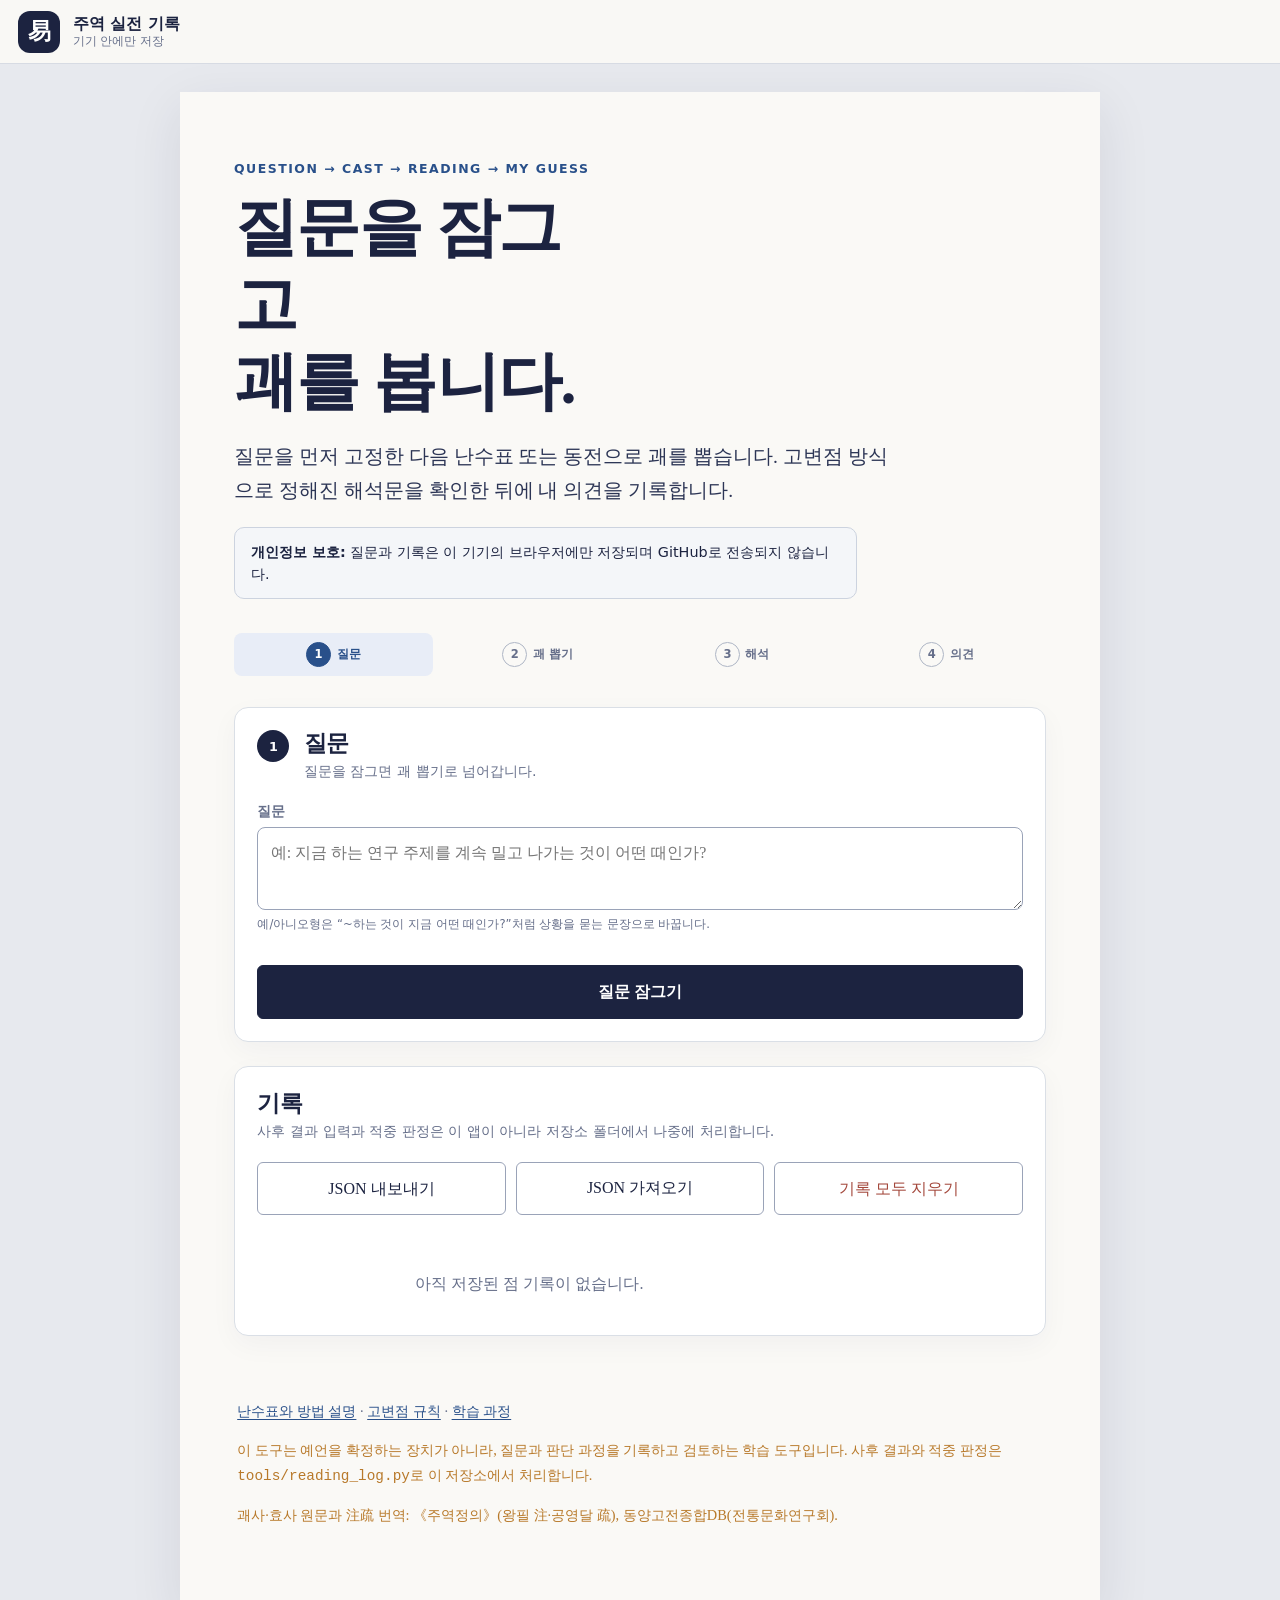
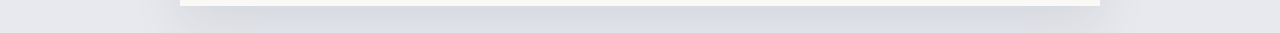
<file: index.html>
<!doctype html>
<html lang="ko">
<head>
  <meta charset="utf-8">
  <meta name="viewport" content="width=device-width,initial-scale=1,viewport-fit=cover">
  <meta name="theme-color" content="#1c2340">
  <meta name="description" content="질문과 예상 결과를 먼저 잠그고, 난수표 시초법으로 괘를 뽑아 기록하는 주역 웹앱">
  <title>주역 — 질문부터 결과까지</title>
  <link rel="manifest" href="manifest.webmanifest">
  <link rel="icon" href="assets/app-icon.svg" type="image/svg+xml">
  <link rel="apple-touch-icon" href="assets/app-icon-192.png">
  <link rel="stylesheet" href="assets/course.css">
  <link rel="stylesheet" href="assets/webapp.css">
</head>
<body>
<header class="app-bar">
  <a class="brand" href="./" aria-label="주역 웹앱 처음으로">易</a>
  <div>
    <strong>주역 실전 기록</strong>
    <span data-network>기기 안에만 저장</span>
  </div>
  <button class="quiet" type="button" data-install hidden>앱 설치</button>
</header>

<main class="app-shell">
  <section class="hero">
    <p class="eyebrow">Question → Cast → Reading → My Guess</p>
    <h1>질문을 잠그고<br>괘를 봅니다.</h1>
    <p class="lede">질문을 먼저 고정한 다음 난수표 또는 동전으로 괘를 뽑습니다. 고변점 방식으로 정해진 해석문을 확인한 뒤에 내 의견을 기록합니다.</p>
    <div class="privacy-note"><b>개인정보 보호:</b> 질문과 기록은 이 기기의 브라우저에만 저장되며 GitHub로 전송되지 않습니다.</div>
  </section>

  <nav class="progress" aria-label="진행 단계">
    <span class="active" data-progress="1"><b>1</b> 질문</span>
    <span data-progress="2"><b>2</b> 괘 뽑기</span>
    <span data-progress="3"><b>3</b> 해석</span>
    <span data-progress="4"><b>4</b> 의견</span>
  </nav>

  <section class="flow-card" data-stage="question">
    <div class="section-head">
      <span class="step-badge">1</span>
      <div><h2>질문</h2><p>질문을 잠그면 괘 뽑기로 넘어갑니다.</p></div>
    </div>
    <form class="app-form" data-question-form>
      <label>질문
        <textarea name="question" required placeholder="예: 지금 하는 연구 주제를 계속 밀고 나가는 것이 어떤 때인가?"></textarea>
        <small>예/아니오형은 “~하는 것이 지금 어떤 때인가?”처럼 상황을 묻는 문장으로 바꿉니다.</small>
      </label>
      <p class="form-error" data-question-error role="alert"></p>
      <button class="primary" type="submit">질문 잠그기</button>
    </form>
    <div class="locked-card" data-question-locked hidden></div>
  </section>

  <section class="flow-card" data-stage="cast" hidden>
    <div class="section-head">
      <span class="step-badge">2</span>
      <div><h2>괘 뽑기</h2><p>난수표 또는 동전으로 여섯 효를 정합니다.</p></div>
    </div>
    <div class="method-tabs" data-method-tabs>
      <button type="button" class="method-tab active" data-method="table">난수표</button>
      <button type="button" class="method-tab" data-method="coin">동전</button>
    </div>

    <div class="picker app-picker" data-app-picker>
      <div class="picker-dials">
        <div class="dial" data-dial="row"><span class="dial-label">행</span><b class="dial-num">--</b><span class="dial-range">1~40</span></div>
        <div class="dial" data-dial="col"><span class="dial-label">열</span><b class="dial-num">--</b><span class="dial-range">1~50</span></div>
      </div>
      <button class="picker-go primary" type="button" data-picker-go>시작</button>
      <p class="picker-hint" data-picker-hint>행을 멈춘 다음, 열을 멈춥니다.</p>
      <p class="form-error" data-picker-error role="alert"></p>
    </div>

    <div class="coin-picker" data-coin-picker hidden>
      <p class="picker-hint">동전 세 개를 직접 던져 나온 효값(6·7·8·9)을 초효부터 순서대로 고릅니다.</p>
      <div class="coin-rows" data-coin-rows></div>
      <button class="picker-go primary" type="button" data-coin-go disabled>괘 뽑기</button>
      <p class="form-error" data-coin-error role="alert"></p>
    </div>
  </section>

  <section class="flow-card result-card" data-stage="result" hidden>
    <div class="section-head">
      <span class="step-badge">3</span>
      <div><h2>괘와 읽을 문장</h2><p>고변점 방식으로 정해진 해석문입니다.</p></div>
    </div>
    <div data-cast-result></div>
    <div class="button-row">
      <button type="button" data-copy-packet>고변점 추출문(主) 복사</button>
    </div>
  </section>

  <section class="flow-card" data-stage="guess" hidden>
    <div class="section-head">
      <span class="step-badge">4</span>
      <div><h2>내 의견</h2><p>괘와 해석문을 본 뒤, 예상하는 결과를 적습니다.</p></div>
    </div>
    <form class="app-form" data-guess-form>
      <label>내 의견 (결과 예측)
        <textarea name="guess" required placeholder="이 괘와 해석문을 보고, 실제로 어떤 일이 일어날 것 같은가?"></textarea>
      </label>
      <p class="form-error" data-guess-error role="alert"></p>
      <button class="primary" type="submit">의견 기록</button>
    </form>
    <div class="locked-card" data-guess-locked hidden></div>
    <p class="save-status" data-save-status aria-live="polite"></p>
  </section>

  <section class="records-section" aria-labelledby="records-title">
    <div class="section-head records-head">
      <div><h2 id="records-title">기록</h2><p>사후 결과 입력과 적중 판정은 이 앱이 아니라 저장소 폴더에서 나중에 처리합니다.</p></div>
    </div>
    <div class="record-actions">
      <button type="button" data-export>JSON 내보내기</button>
      <label class="import-label">JSON 가져오기<input type="file" accept="application/json,.json" data-import></label>
      <button class="danger-text" type="button" data-clear-all>기록 모두 지우기</button>
    </div>
    <p class="save-status" data-export-status aria-live="polite"></p>
    <p class="empty-state" data-empty>아직 저장된 점 기록이 없습니다.</p>
    <div class="records" data-records></div>
  </section>

  <footer>
    <p><a href="reference/random-number-table.html">난수표와 방법 설명</a> · <a href="reference/reading-rules.html">고변점 규칙</a> · <a href="lessons/0001-cast-a-hexagram.html">학습 과정</a></p>
    <p class="src">이 도구는 예언을 확정하는 장치가 아니라, 질문과 판단 과정을 기록하고 검토하는 학습 도구입니다. 사후 결과와 적중 판정은 <code>tools/reading_log.py</code>로 이 저장소에서 처리합니다.</p>
    <p class="src">괘사·효사 원문과 注疏 번역: 《주역정의》(왕필 注·공영달 疏), 동양고전종합DB(전통문화연구회).</p>
  </footer>
</main>

<script src="assets/hex64.js"></script>
<script src="assets/hexagram.js"></script>
<script src="assets/db-links.js"></script>
<script src="assets/zhen-hui.js"></script>
<script src="assets/webapp.js"></script>
</body>
</html>
</file>
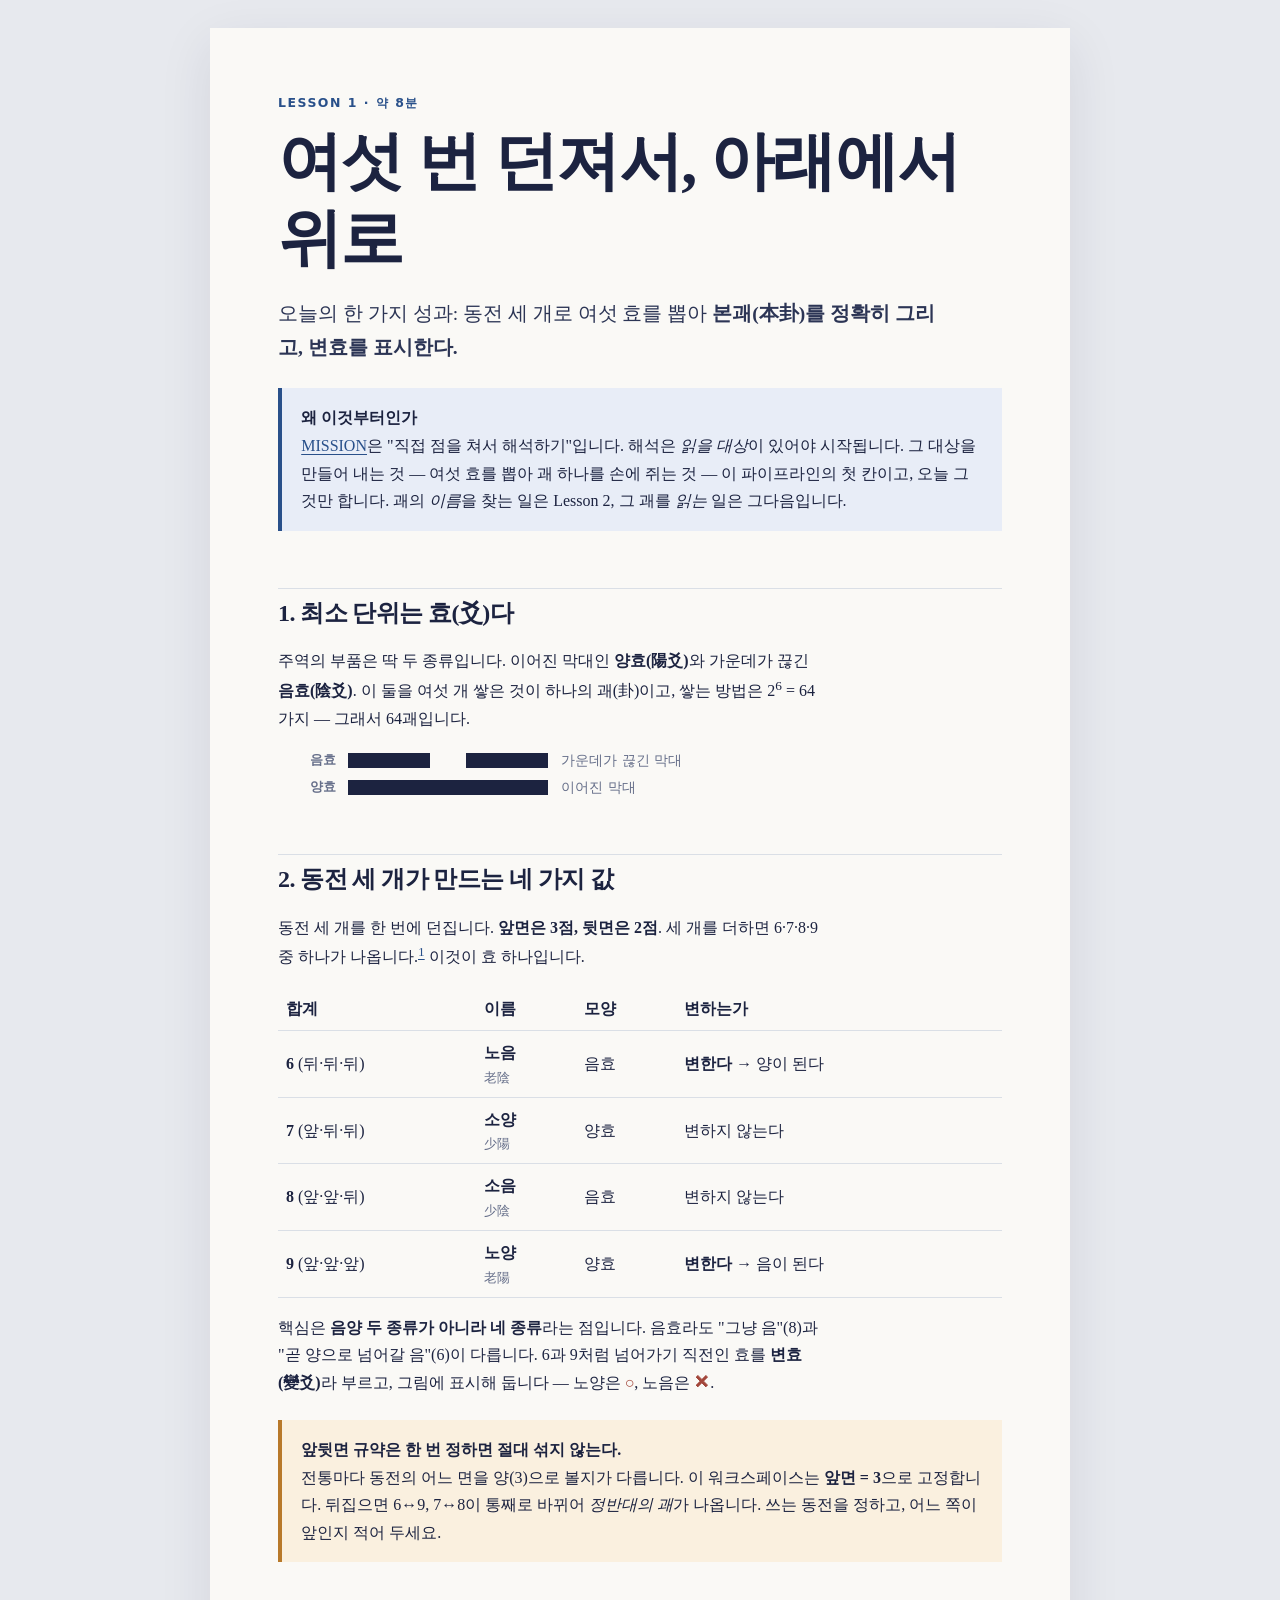
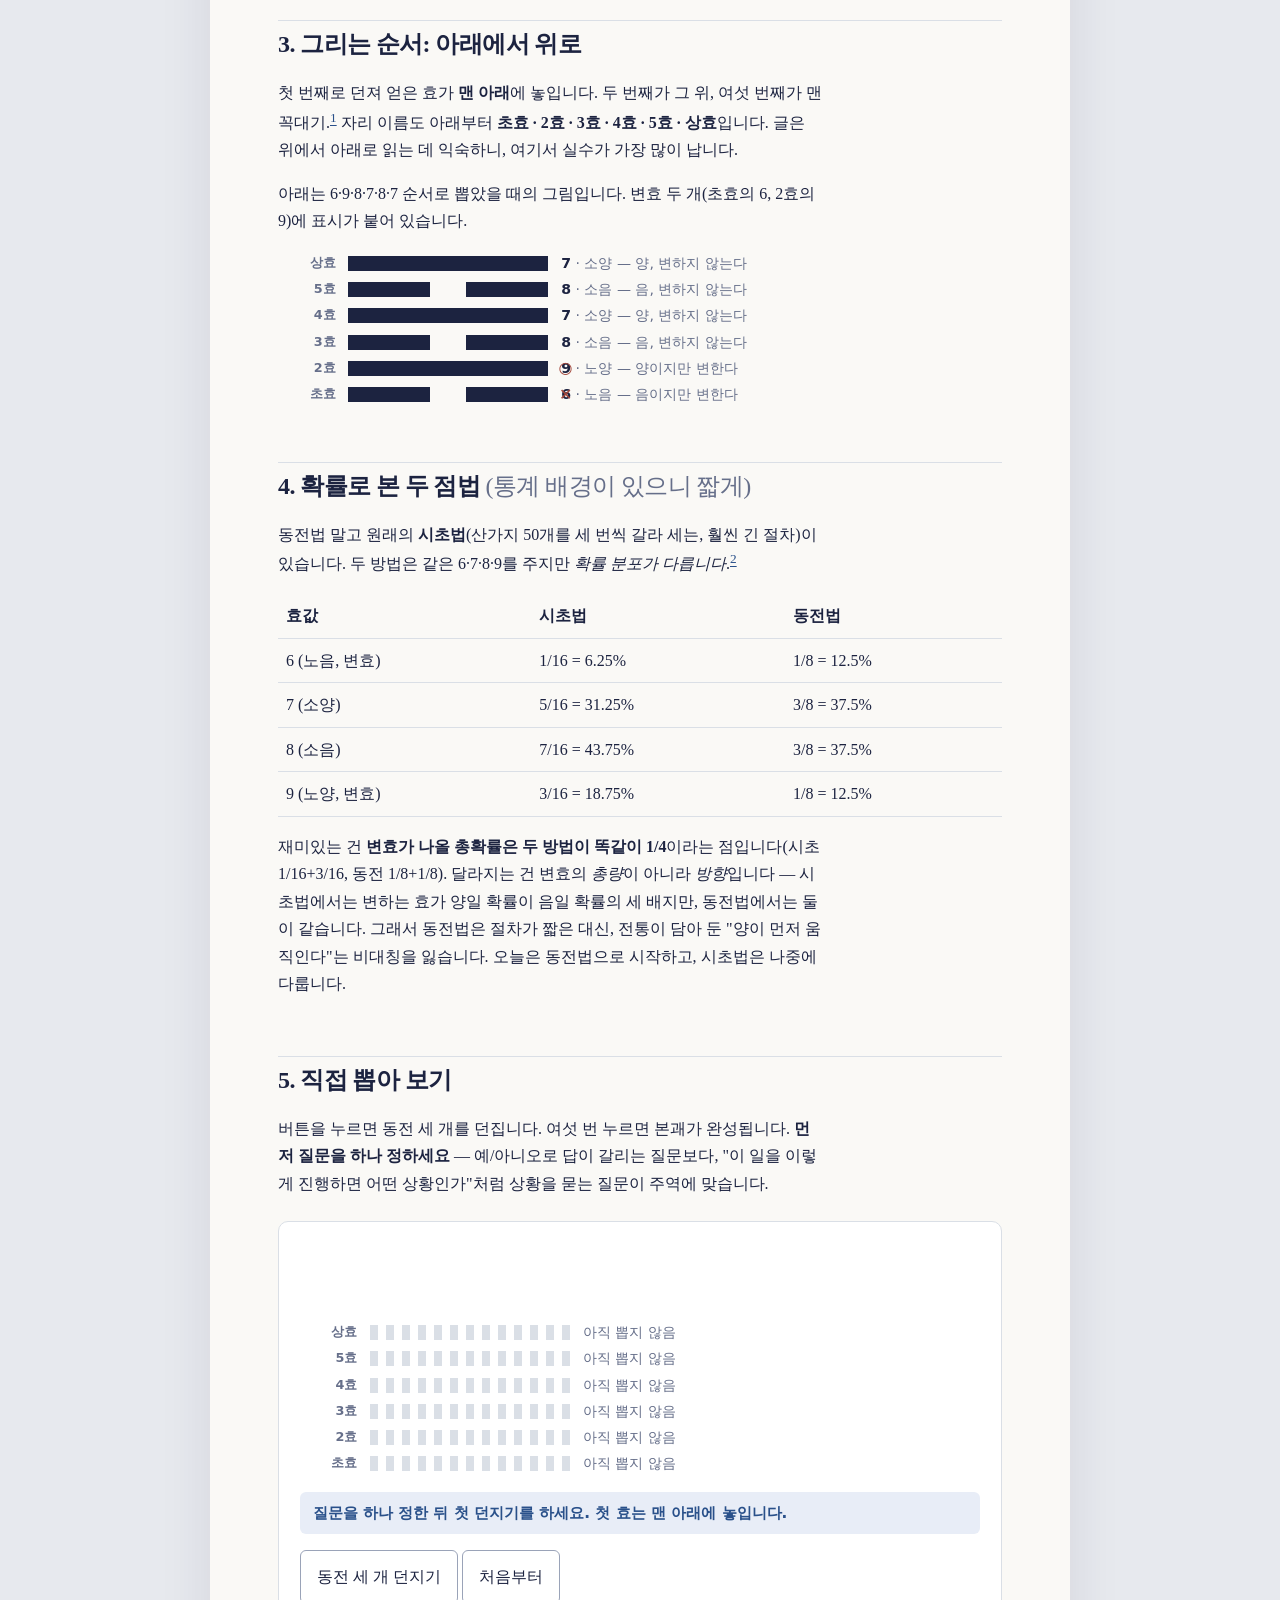
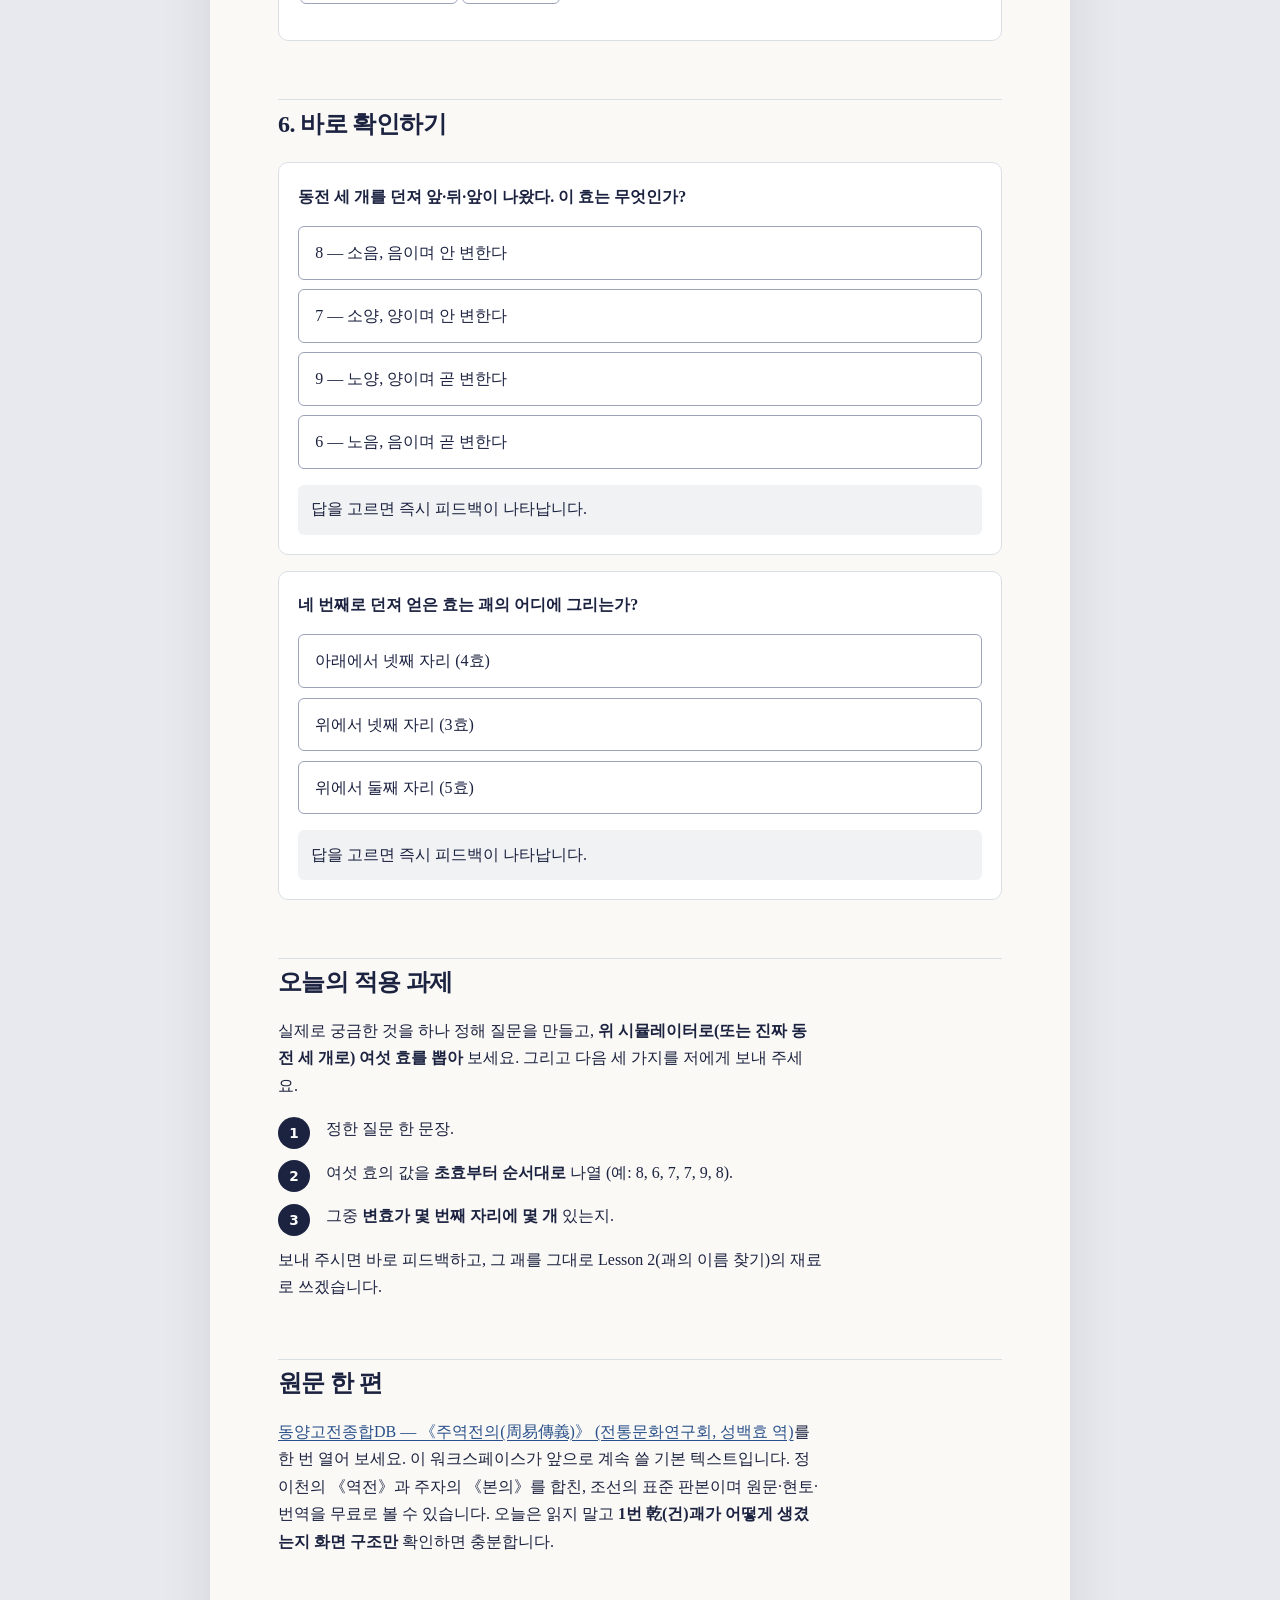
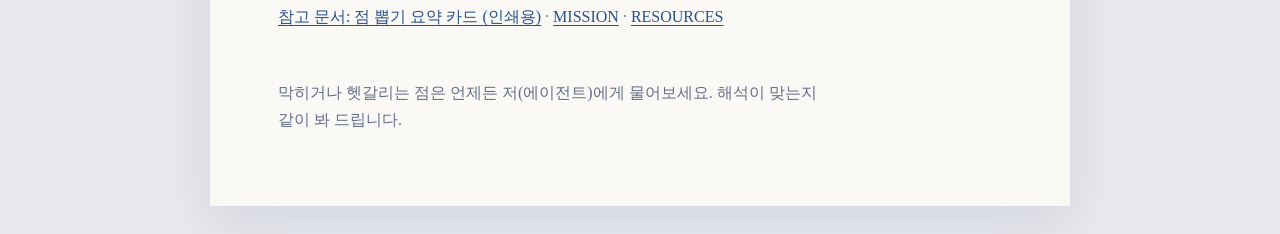
<file: lessons/0001-cast-a-hexagram.html>
<!doctype html>
<html lang="ko"><head><meta charset="utf-8"><meta name="viewport" content="width=device-width,initial-scale=1"><title>여섯 번 던져서, 아래에서 위로</title><link rel="stylesheet" href="../assets/course.css"></head>
<body><main>
  <p class="eyebrow">Lesson 1 · 약 8분</p>
  <h1>여섯 번 던져서, 아래에서 위로</h1>
  <p class="lede">오늘의 한 가지 성과: 동전 세 개로 여섯 효를 뽑아 <strong>본괘(本卦)를 정확히 그리고, 변효를 표시한다.</strong></p>

  <div class="goal"><strong>왜 이것부터인가</strong><br><a href="../MISSION.md">MISSION</a>은 "직접 점을 쳐서 해석하기"입니다. 해석은 <em>읽을 대상</em>이 있어야 시작됩니다. 그 대상을 만들어 내는 것 — 여섯 효를 뽑아 괘 하나를 손에 쥐는 것 — 이 파이프라인의 첫 칸이고, 오늘 그것만 합니다. 괘의 <em>이름</em>을 찾는 일은 Lesson 2, 그 괘를 <em>읽는</em> 일은 그다음입니다.</div>

  <h2>1. 최소 단위는 효(爻)다</h2>
  <p>주역의 부품은 딱 두 종류입니다. 이어진 막대인 <strong>양효(陽爻)</strong>와 가운데가 끊긴 <strong>음효(陰爻)</strong>. 이 둘을 여섯 개 쌓은 것이 하나의 괘(卦)이고, 쌓는 방법은 2<sup>6</sup> = 64가지 — 그래서 64괘입니다.</p>
  <div class="hex">
    <div class="hex-row"><span class="hex-pos">양효</span><span class="yao yang"></span><span class="hex-note">이어진 막대</span></div>
    <div class="hex-row"><span class="hex-pos">음효</span><span class="yao yin"></span><span class="hex-note">가운데가 끊긴 막대</span></div>
  </div>

  <h2>2. 동전 세 개가 만드는 네 가지 값</h2>
  <p>동전 세 개를 한 번에 던집니다. <strong>앞면은 3점, 뒷면은 2점</strong>. 세 개를 더하면 6·7·8·9 중 하나가 나옵니다.<sup><a href="https://en.wikipedia.org/wiki/I_Ching_divination">1</a></sup> 이것이 효 하나입니다.</p>
  <table class="mini-table">
    <thead><tr><th>합계</th><th>이름</th><th>모양</th><th>변하는가</th></tr></thead>
    <tbody>
      <tr><td><b>6</b> (뒤·뒤·뒤)</td><td class="hanja">노음 <small>老陰</small></td><td>음효</td><td><strong>변한다</strong> → 양이 된다</td></tr>
      <tr><td><b>7</b> (앞·뒤·뒤)</td><td class="hanja">소양 <small>少陽</small></td><td>양효</td><td>변하지 않는다</td></tr>
      <tr><td><b>8</b> (앞·앞·뒤)</td><td class="hanja">소음 <small>少陰</small></td><td>음효</td><td>변하지 않는다</td></tr>
      <tr><td><b>9</b> (앞·앞·앞)</td><td class="hanja">노양 <small>老陽</small></td><td>양효</td><td><strong>변한다</strong> → 음이 된다</td></tr>
    </tbody>
  </table>
  <p>핵심은 <strong>음양 두 종류가 아니라 네 종류</strong>라는 점입니다. 음효라도 "그냥 음"(8)과 "곧 양으로 넘어갈 음"(6)이 다릅니다. 6과 9처럼 넘어가기 직전인 효를 <strong>변효(變爻)</strong>라 부르고, 그림에 표시해 둡니다 — 노양은 <span style="color:#a3473b;font-weight:700">○</span>, 노음은 <span style="color:#a3473b;font-weight:700">✕</span>.</p>

  <div class="callout warning"><strong>앞뒷면 규약은 한 번 정하면 절대 섞지 않는다.</strong><br>전통마다 동전의 어느 면을 양(3)으로 볼지가 다릅니다. 이 워크스페이스는 <strong>앞면 = 3</strong>으로 고정합니다. 뒤집으면 6↔9, 7↔8이 통째로 바뀌어 <em>정반대의 괘</em>가 나옵니다. 쓰는 동전을 정하고, 어느 쪽이 앞인지 적어 두세요.</div>

  <h2>3. 그리는 순서: 아래에서 위로</h2>
  <p>첫 번째로 던져 얻은 효가 <strong>맨 아래</strong>에 놓입니다. 두 번째가 그 위, 여섯 번째가 맨 꼭대기.<sup><a href="https://en.wikipedia.org/wiki/I_Ching_divination">1</a></sup> 자리 이름도 아래부터 <strong>초효 · 2효 · 3효 · 4효 · 5효 · 상효</strong>입니다. 글은 위에서 아래로 읽는 데 익숙하니, 여기서 실수가 가장 많이 납니다.</p>
  <p>아래는 6·9·8·7·8·7 순서로 뽑았을 때의 그림입니다. 변효 두 개(초효의 6, 2효의 9)에 표시가 붙어 있습니다.</p>
  <div class="hex" id="demo-hex"></div>

  <h2>4. 확률로 본 두 점법 <span style="font-weight:400;color:#666f8a">(통계 배경이 있으니 짧게)</span></h2>
  <p>동전법 말고 원래의 <strong>시초법</strong>(산가지 50개를 세 번씩 갈라 세는, 훨씬 긴 절차)이 있습니다. 두 방법은 같은 6·7·8·9를 주지만 <em>확률 분포가 다릅니다</em>.<sup><a href="https://www.biroco.com/yijing/prob.htm">2</a></sup></p>
  <table class="mini-table">
    <thead><tr><th>효값</th><th>시초법</th><th>동전법</th></tr></thead>
    <tbody>
      <tr><td>6 (노음, 변효)</td><td>1/16 = 6.25%</td><td>1/8 = 12.5%</td></tr>
      <tr><td>7 (소양)</td><td>5/16 = 31.25%</td><td>3/8 = 37.5%</td></tr>
      <tr><td>8 (소음)</td><td>7/16 = 43.75%</td><td>3/8 = 37.5%</td></tr>
      <tr><td>9 (노양, 변효)</td><td>3/16 = 18.75%</td><td>1/8 = 12.5%</td></tr>
    </tbody>
  </table>
  <p>재미있는 건 <strong>변효가 나올 총확률은 두 방법이 똑같이 1/4</strong>이라는 점입니다(시초 1/16+3/16, 동전 1/8+1/8). 달라지는 건 변효의 <em>총량</em>이 아니라 <em>방향</em>입니다 — 시초법에서는 변하는 효가 양일 확률이 음일 확률의 세 배지만, 동전법에서는 둘이 같습니다. 그래서 동전법은 절차가 짧은 대신, 전통이 담아 둔 "양이 먼저 움직인다"는 비대칭을 잃습니다. 오늘은 동전법으로 시작하고, 시초법은 나중에 다룹니다.</p>

  <h2>5. 직접 뽑아 보기</h2>
  <p>버튼을 누르면 동전 세 개를 던집니다. 여섯 번 누르면 본괘가 완성됩니다. <strong>먼저 질문을 하나 정하세요</strong> — 예/아니오로 답이 갈리는 질문보다, "이 일을 이렇게 진행하면 어떤 상황인가"처럼 상황을 묻는 질문이 주역에 맞습니다.</p>
  <section class="caster" data-caster>
    <div class="coins"></div>
    <div class="hex" data-hex></div>
    <p class="caster-status"></p>
    <p style="margin-top:1rem"><button data-throw type="button">동전 세 개 던지기</button> <button data-reset type="button">처음부터</button></p>
  </section>

  <h2>6. 바로 확인하기</h2>
  <section class="quiz" data-quiz>
    <strong>동전 세 개를 던져 앞·뒤·앞이 나왔다. 이 효는 무엇인가?</strong>
    <div class="choices">
      <button data-correct="true" data-good="정답입니다. 3+2+3 = 8, 소음입니다. 음효이고 변효가 아니므로 아무 표시도 붙이지 않습니다." data-again="">8 — 소음, 음이며 안 변한다</button>
      <button data-correct="false" data-again="합계를 다시 세어 보세요. 앞면 두 개(3+3)와 뒷면 한 개(2)는 8입니다. 7은 앞면이 하나일 때 나옵니다." data-good="">7 — 소양, 양이며 안 변한다</button>
      <button data-correct="false" data-again="9는 세 개 모두 앞면(3+3+3)일 때만 나옵니다. 여기서는 뒷면이 하나 섞여 있습니다." data-good="">9 — 노양, 양이며 곧 변한다</button>
      <button data-correct="false" data-again="6은 세 개 모두 뒷면(2+2+2)일 때만 나옵니다. 여기서는 앞면이 두 개입니다." data-good="">6 — 노음, 음이며 곧 변한다</button>
    </div><div class="feedback" aria-live="polite">답을 고르면 즉시 피드백이 나타납니다.</div>
  </section>

  <section class="quiz" data-quiz style="margin-top:1rem">
    <strong>네 번째로 던져 얻은 효는 괘의 어디에 그리는가?</strong>
    <div class="choices">
      <button data-correct="true" data-good="정답입니다. 던진 순서가 곧 아래에서부터의 자리 순서이고, 네 번째 효의 이름은 그대로 '4효'입니다." data-again="">아래에서 넷째 자리 (4효)</button>
      <button data-correct="false" data-again="위에서부터 세면 뒤집힙니다. 주역은 언제나 아래에서 위로 쌓습니다 — 위에서 넷째는 3효입니다." data-good="">위에서 넷째 자리 (3효)</button>
      <button data-correct="false" data-again="맨 위(상효)는 여섯 번째로 던진 효의 자리입니다. 네 번째 효는 아래에서 넷째로 갑니다." data-good="">위에서 둘째 자리 (5효)</button>
    </div><div class="feedback" aria-live="polite">답을 고르면 즉시 피드백이 나타납니다.</div>
  </section>

  <h2>오늘의 적용 과제</h2>
  <p>실제로 궁금한 것을 하나 정해 질문을 만들고, <strong>위 시뮬레이터로(또는 진짜 동전 세 개로) 여섯 효를 뽑아</strong> 보세요. 그리고 다음 세 가지를 저에게 보내 주세요.</p>
  <ol class="steps">
    <li>정한 질문 한 문장.</li>
    <li>여섯 효의 값을 <strong>초효부터 순서대로</strong> 나열 (예: 8, 6, 7, 7, 9, 8).</li>
    <li>그중 <strong>변효가 몇 번째 자리에 몇 개</strong> 있는지.</li>
  </ol>
  <p>보내 주시면 바로 피드백하고, 그 괘를 그대로 Lesson 2(괘의 이름 찾기)의 재료로 쓰겠습니다.</p>

  <h2>원문 한 편</h2>
  <p><a href="https://db.cyberseodang.or.kr/front/alphaList/BookMain.do?tab=tab1_01&bnCode=jti_1a0201&titleId=C1">동양고전종합DB — 《주역전의(周易傳義)》 (전통문화연구회, 성백효 역)</a>를 한 번 열어 보세요. 이 워크스페이스가 앞으로 계속 쓸 기본 텍스트입니다. 정이천의 《역전》과 주자의 《본의》를 합친, 조선의 표준 판본이며 원문·현토·번역을 무료로 볼 수 있습니다. 오늘은 읽지 말고 <strong>1번 乾(건)괘가 어떻게 생겼는지 화면 구조만</strong> 확인하면 충분합니다.</p>

  <p class="next"><a href="../reference/casting-and-line-values.html">참고 문서: 점 뽑기 요약 카드 (인쇄용)</a> · <a href="../MISSION.md">MISSION</a> · <a href="../RESOURCES.md">RESOURCES</a></p>
  <p class="next">막히거나 헷갈리는 점은 언제든 저(에이전트)에게 물어보세요. 해석이 맞는지 같이 봐 드립니다.</p>
  <script src="../assets/quiz.js"></script>
  <script src="../assets/hexagram.js"></script>
  <script>drawHex(document.getElementById('demo-hex'), [6, 9, 8, 7, 8, 7]);</script>
</main></body></html>
</file>
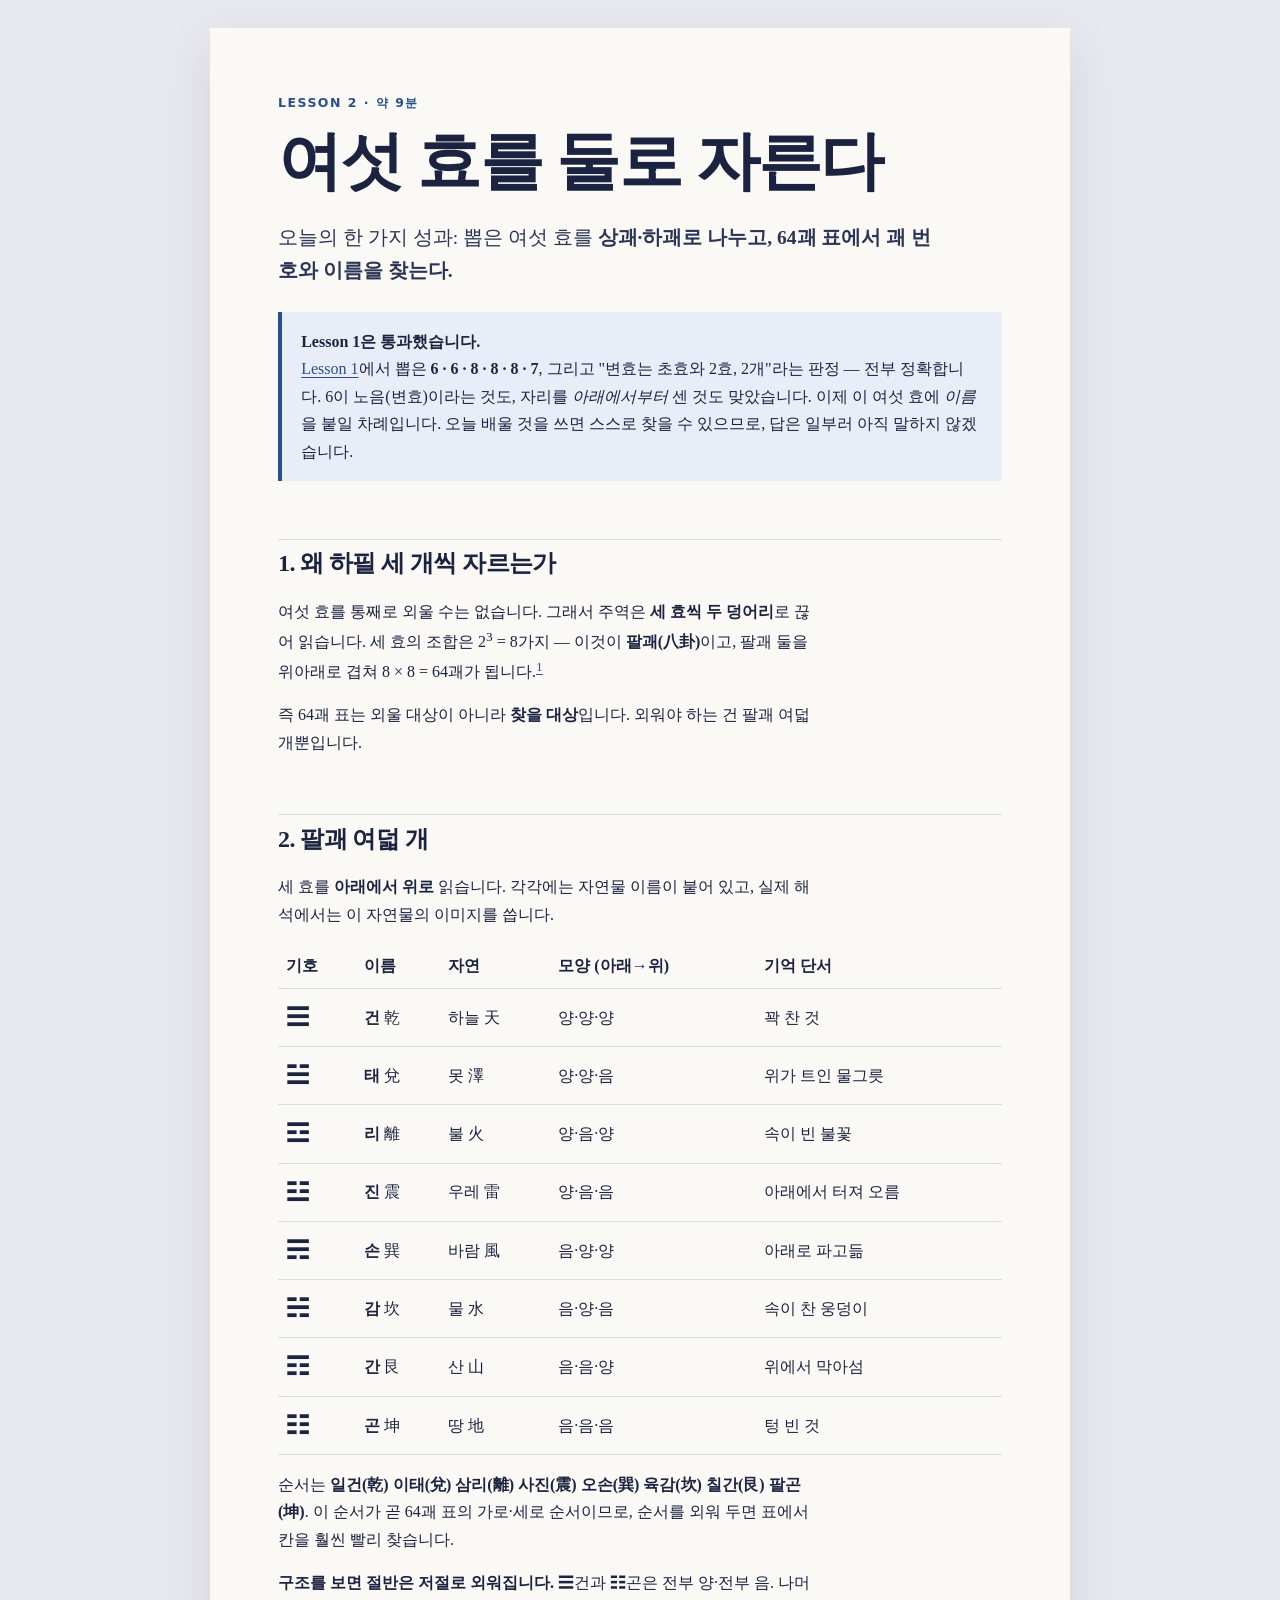
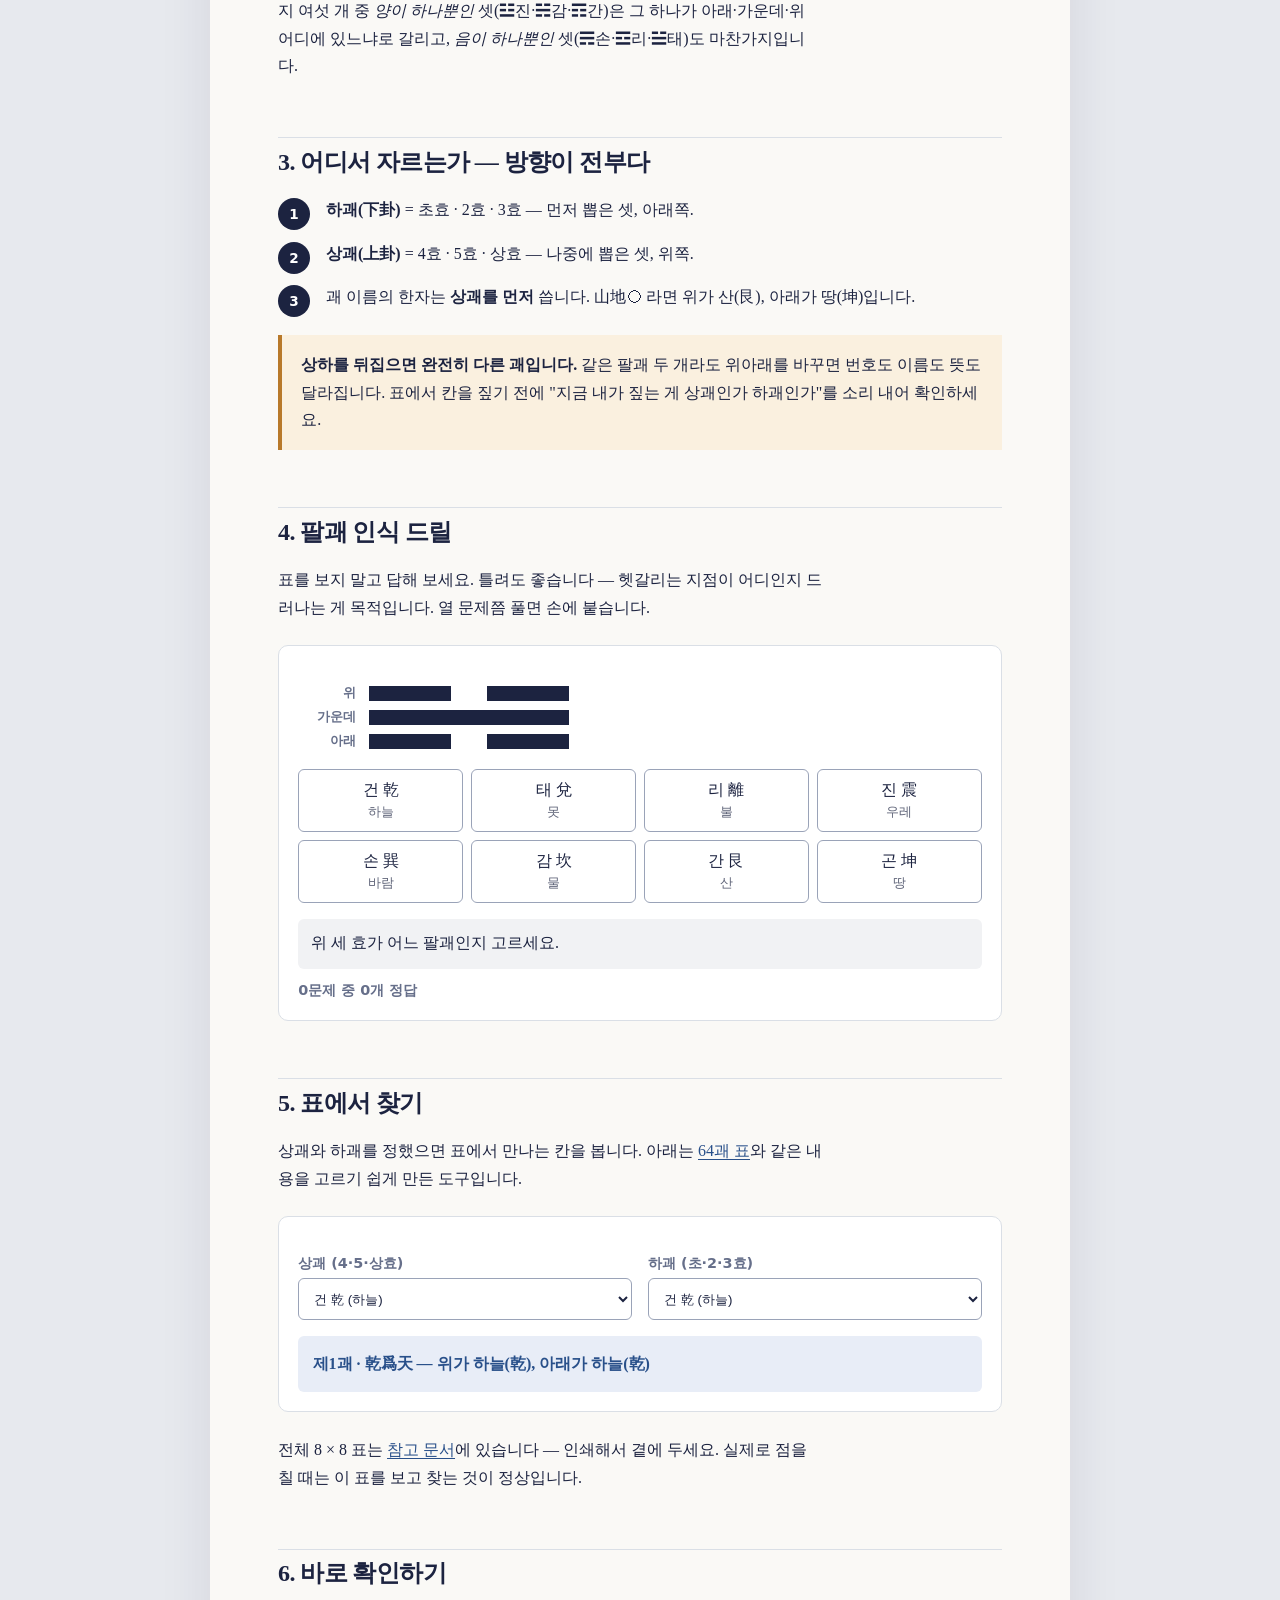
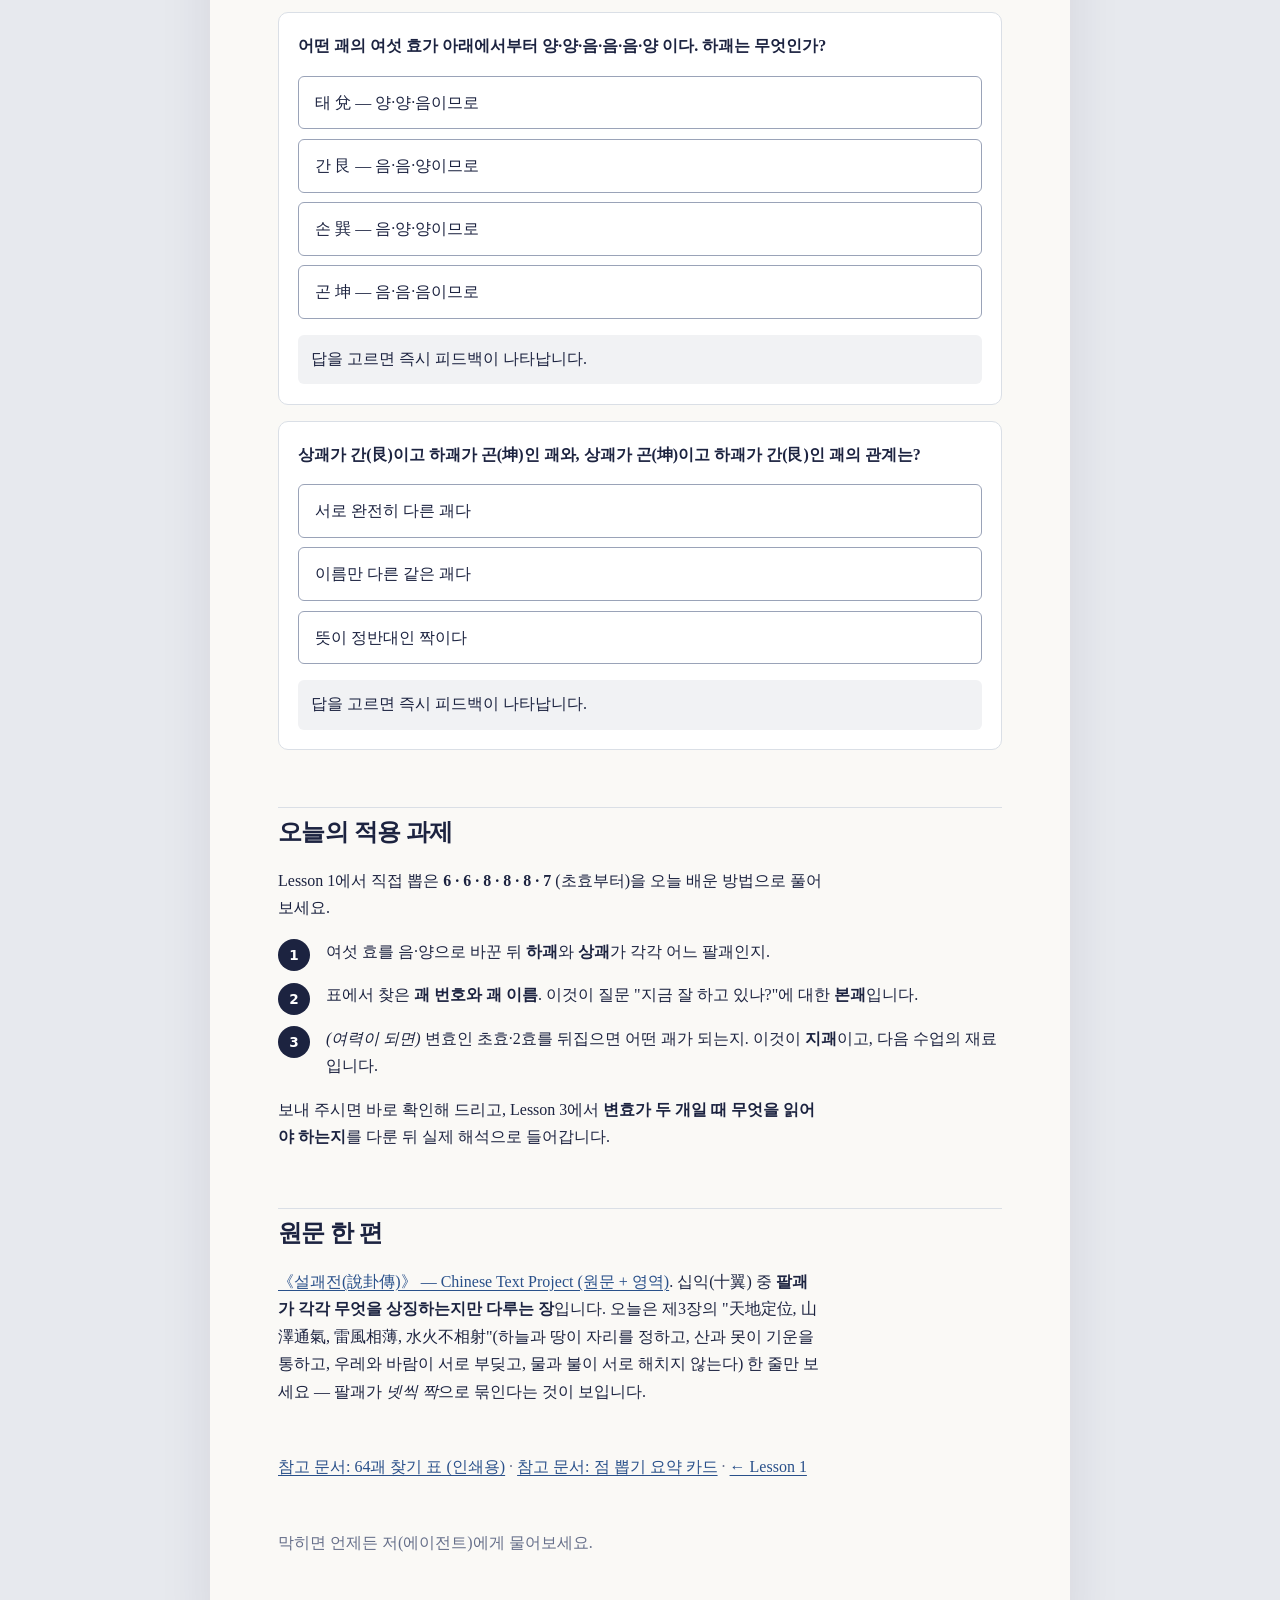
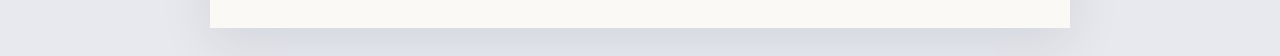
<file: lessons/0002-find-your-hexagram.html>
<!doctype html>
<html lang="ko"><head><meta charset="utf-8"><meta name="viewport" content="width=device-width,initial-scale=1"><title>여섯 효를 둘로 자른다</title><link rel="stylesheet" href="../assets/course.css"></head>
<body><main>
  <p class="eyebrow">Lesson 2 · 약 9분</p>
  <h1>여섯 효를 둘로 자른다</h1>
  <p class="lede">오늘의 한 가지 성과: 뽑은 여섯 효를 <strong>상괘·하괘로 나누고, 64괘 표에서 괘 번호와 이름을 찾는다.</strong></p>

  <div class="goal"><strong>Lesson 1은 통과했습니다.</strong><br><a href="0001-cast-a-hexagram.html">Lesson 1</a>에서 뽑은 <strong>6 · 6 · 8 · 8 · 8 · 7</strong>, 그리고 "변효는 초효와 2효, 2개"라는 판정 — 전부 정확합니다. 6이 노음(변효)이라는 것도, 자리를 <em>아래에서부터</em> 센 것도 맞았습니다. 이제 이 여섯 효에 <em>이름</em>을 붙일 차례입니다. 오늘 배울 것을 쓰면 스스로 찾을 수 있으므로, 답은 일부러 아직 말하지 않겠습니다.</div>

  <h2>1. 왜 하필 세 개씩 자르는가</h2>
  <p>여섯 효를 통째로 외울 수는 없습니다. 그래서 주역은 <strong>세 효씩 두 덩어리</strong>로 끊어 읽습니다. 세 효의 조합은 2<sup>3</sup> = 8가지 — 이것이 <strong>팔괘(八卦)</strong>이고, 팔괘 둘을 위아래로 겹쳐 8 × 8 = 64괘가 됩니다.<sup><a href="https://ko.wikipedia.org/wiki/%EC%97%AD%EA%B2%BD">1</a></sup></p>
  <p>즉 64괘 표는 외울 대상이 아니라 <strong>찾을 대상</strong>입니다. 외워야 하는 건 팔괘 여덟 개뿐입니다.</p>

  <h2>2. 팔괘 여덟 개</h2>
  <p>세 효를 <strong>아래에서 위로</strong> 읽습니다. 각각에는 자연물 이름이 붙어 있고, 실제 해석에서는 이 자연물의 이미지를 씁니다.</p>
  <table class="mini-table">
    <thead><tr><th>기호</th><th>이름</th><th>자연</th><th>모양 (아래→위)</th><th>기억 단서</th></tr></thead>
    <tbody>
      <tr><td style="font-size:1.5rem">☰</td><td><b>건</b> 乾</td><td>하늘 天</td><td>양·양·양</td><td>꽉 찬 것</td></tr>
      <tr><td style="font-size:1.5rem">☱</td><td><b>태</b> 兌</td><td>못 澤</td><td>양·양·음</td><td>위가 트인 물그릇</td></tr>
      <tr><td style="font-size:1.5rem">☲</td><td><b>리</b> 離</td><td>불 火</td><td>양·음·양</td><td>속이 빈 불꽃</td></tr>
      <tr><td style="font-size:1.5rem">☳</td><td><b>진</b> 震</td><td>우레 雷</td><td>양·음·음</td><td>아래에서 터져 오름</td></tr>
      <tr><td style="font-size:1.5rem">☴</td><td><b>손</b> 巽</td><td>바람 風</td><td>음·양·양</td><td>아래로 파고듦</td></tr>
      <tr><td style="font-size:1.5rem">☵</td><td><b>감</b> 坎</td><td>물 水</td><td>음·양·음</td><td>속이 찬 웅덩이</td></tr>
      <tr><td style="font-size:1.5rem">☶</td><td><b>간</b> 艮</td><td>산 山</td><td>음·음·양</td><td>위에서 막아섬</td></tr>
      <tr><td style="font-size:1.5rem">☷</td><td><b>곤</b> 坤</td><td>땅 地</td><td>음·음·음</td><td>텅 빈 것</td></tr>
    </tbody>
  </table>
  <p>순서는 <strong>일건(乾) 이태(兌) 삼리(離) 사진(震) 오손(巽) 육감(坎) 칠간(艮) 팔곤(坤)</strong>. 이 순서가 곧 64괘 표의 가로·세로 순서이므로, 순서를 외워 두면 표에서 칸을 훨씬 빨리 찾습니다.</p>
  <p><strong>구조를 보면 절반은 저절로 외워집니다.</strong> ☰건과 ☷곤은 전부 양·전부 음. 나머지 여섯 개 중 <em>양이 하나뿐인</em> 셋(☳진·☵감·☶간)은 그 하나가 아래·가운데·위 어디에 있느냐로 갈리고, <em>음이 하나뿐인</em> 셋(☴손·☲리·☱태)도 마찬가지입니다.</p>

  <h2>3. 어디서 자르는가 — 방향이 전부다</h2>
  <ul class="steps">
    <li><strong>하괘(下卦)</strong> = 초효 · 2효 · 3효 — 먼저 뽑은 셋, 아래쪽.</li>
    <li><strong>상괘(上卦)</strong> = 4효 · 5효 · 상효 — 나중에 뽑은 셋, 위쪽.</li>
    <li>괘 이름의 한자는 <strong>상괘를 먼저</strong> 씁니다. 山地◯ 라면 위가 산(艮), 아래가 땅(坤)입니다.</li>
  </ul>
  <div class="callout warning"><strong>상하를 뒤집으면 완전히 다른 괘입니다.</strong> 같은 팔괘 두 개라도 위아래를 바꾸면 번호도 이름도 뜻도 달라집니다. 표에서 칸을 짚기 전에 "지금 내가 짚는 게 상괘인가 하괘인가"를 소리 내어 확인하세요.</div>

  <h2>4. 팔괘 인식 드릴</h2>
  <p>표를 보지 말고 답해 보세요. 틀려도 좋습니다 — 헷갈리는 지점이 어디인지 드러나는 게 목적입니다. 열 문제쯤 풀면 손에 붙습니다.</p>
  <section class="quiz" data-tri-drill>
    <div class="hex" data-stage style="max-width:340px"></div>
    <div class="drill-choices" data-choices></div>
    <div class="feedback" aria-live="polite">위 세 효가 어느 팔괘인지 고르세요.</div>
    <p style="margin:.8rem 0 0;color:#666f8a;font:600 .9rem ui-sans-serif,system-ui,sans-serif" data-score>0문제 중 0개 정답</p>
  </section>

  <h2>5. 표에서 찾기</h2>
  <p>상괘와 하괘를 정했으면 표에서 만나는 칸을 봅니다. 아래는 <a href="../reference/64-hexagram-table.html">64괘 표</a>와 같은 내용을 고르기 쉽게 만든 도구입니다.</p>
  <section class="calculator" data-lookup>
    <div class="lookup">
      <label>상괘 (4·5·상효)<select data-up></select></label>
      <label>하괘 (초·2·3효)<select data-lo></select></label>
    </div>
    <output></output>
  </section>
  <p>전체 8 × 8 표는 <a href="../reference/64-hexagram-table.html">참고 문서</a>에 있습니다 — 인쇄해서 곁에 두세요. 실제로 점을 칠 때는 이 표를 보고 찾는 것이 정상입니다.</p>

  <h2>6. 바로 확인하기</h2>
  <section class="quiz" data-quiz>
    <strong>어떤 괘의 여섯 효가 아래에서부터 <b>양·양·음·음·음·양</b> 이다. 하괘는 무엇인가?</strong>
    <div class="choices">
      <button data-correct="true" data-good="정답입니다. 하괘는 먼저 뽑은 세 효(초·2·3)이므로 양·양·음 — 태(兌), 못입니다." data-again="">태 兌 — 양·양·음이므로</button>
      <button data-correct="false" data-again="간(艮)은 음·음·양입니다. 그것은 이 괘의 뒤쪽 세 효, 즉 상괘에 해당합니다." data-good="">간 艮 — 음·음·양이므로</button>
      <button data-correct="false" data-again="손(巽)은 음·양·양입니다. 아래에서 위로 읽는 방향을 다시 확인해 보세요." data-good="">손 巽 — 음·양·양이므로</button>
      <button data-correct="false" data-again="곤(坤)은 음·음·음입니다. 이 괘의 앞 세 효에는 양효가 두 개 있습니다." data-good="">곤 坤 — 음·음·음이므로</button>
    </div><div class="feedback" aria-live="polite">답을 고르면 즉시 피드백이 나타납니다.</div>
  </section>

  <section class="quiz" data-quiz style="margin-top:1rem">
    <strong>상괘가 간(艮)이고 하괘가 곤(坤)인 괘와, 상괘가 곤(坤)이고 하괘가 간(艮)인 괘의 관계는?</strong>
    <div class="choices">
      <button data-correct="true" data-good="정답입니다. 번호도 이름도 뜻도 다른 별개의 괘입니다. 위 도구로 직접 두 조합을 넣어 확인해 보세요." data-again="">서로 완전히 다른 괘다</button>
      <button data-correct="false" data-again="이름만 다른 게 아닙니다. 표에서 전혀 다른 칸에 있는, 번호부터 다른 별개의 괘입니다." data-good="">이름만 다른 같은 괘다</button>
      <button data-correct="false" data-again="뜻이 반대라는 보장은 없습니다. 단지 서로 무관한 별개의 괘일 뿐입니다." data-good="">뜻이 정반대인 짝이다</button>
    </div><div class="feedback" aria-live="polite">답을 고르면 즉시 피드백이 나타납니다.</div>
  </section>

  <h2>오늘의 적용 과제</h2>
  <p>Lesson 1에서 직접 뽑은 <strong>6 · 6 · 8 · 8 · 8 · 7</strong> (초효부터)을 오늘 배운 방법으로 풀어 보세요.</p>
  <ol class="steps">
    <li>여섯 효를 음·양으로 바꾼 뒤 <strong>하괘</strong>와 <strong>상괘</strong>가 각각 어느 팔괘인지.</li>
    <li>표에서 찾은 <strong>괘 번호와 괘 이름</strong>. 이것이 질문 "지금 잘 하고 있나?"에 대한 <strong>본괘</strong>입니다.</li>
    <li><em>(여력이 되면)</em> 변효인 초효·2효를 뒤집으면 어떤 괘가 되는지. 이것이 <strong>지괘</strong>이고, 다음 수업의 재료입니다.</li>
  </ol>
  <p>보내 주시면 바로 확인해 드리고, Lesson 3에서 <strong>변효가 두 개일 때 무엇을 읽어야 하는지</strong>를 다룬 뒤 실제 해석으로 들어갑니다.</p>

  <h2>원문 한 편</h2>
  <p><a href="https://ctext.org/book-of-changes/shuo-gua">《설괘전(說卦傳)》 — Chinese Text Project (원문 + 영역)</a>. 십익(十翼) 중 <strong>팔괘가 각각 무엇을 상징하는지만 다루는 장</strong>입니다. 오늘은 제3장의 "天地定位, 山澤通氣, 雷風相薄, 水火不相射"(하늘과 땅이 자리를 정하고, 산과 못이 기운을 통하고, 우레와 바람이 서로 부딪고, 물과 불이 서로 해치지 않는다) 한 줄만 보세요 — 팔괘가 <em>넷씩 짝</em>으로 묶인다는 것이 보입니다.</p>

  <p class="next"><a href="../reference/64-hexagram-table.html">참고 문서: 64괘 찾기 표 (인쇄용)</a> · <a href="../reference/casting-and-line-values.html">참고 문서: 점 뽑기 요약 카드</a> · <a href="0001-cast-a-hexagram.html">← Lesson 1</a></p>
  <p class="next">막히면 언제든 저(에이전트)에게 물어보세요.</p>
  <script src="../assets/quiz.js"></script>
  <script src="../assets/hexagram.js"></script>
  <script src="../assets/hex64.js"></script>
  <script src="../assets/trigram-drill.js"></script>
</main></body></html>
</file>
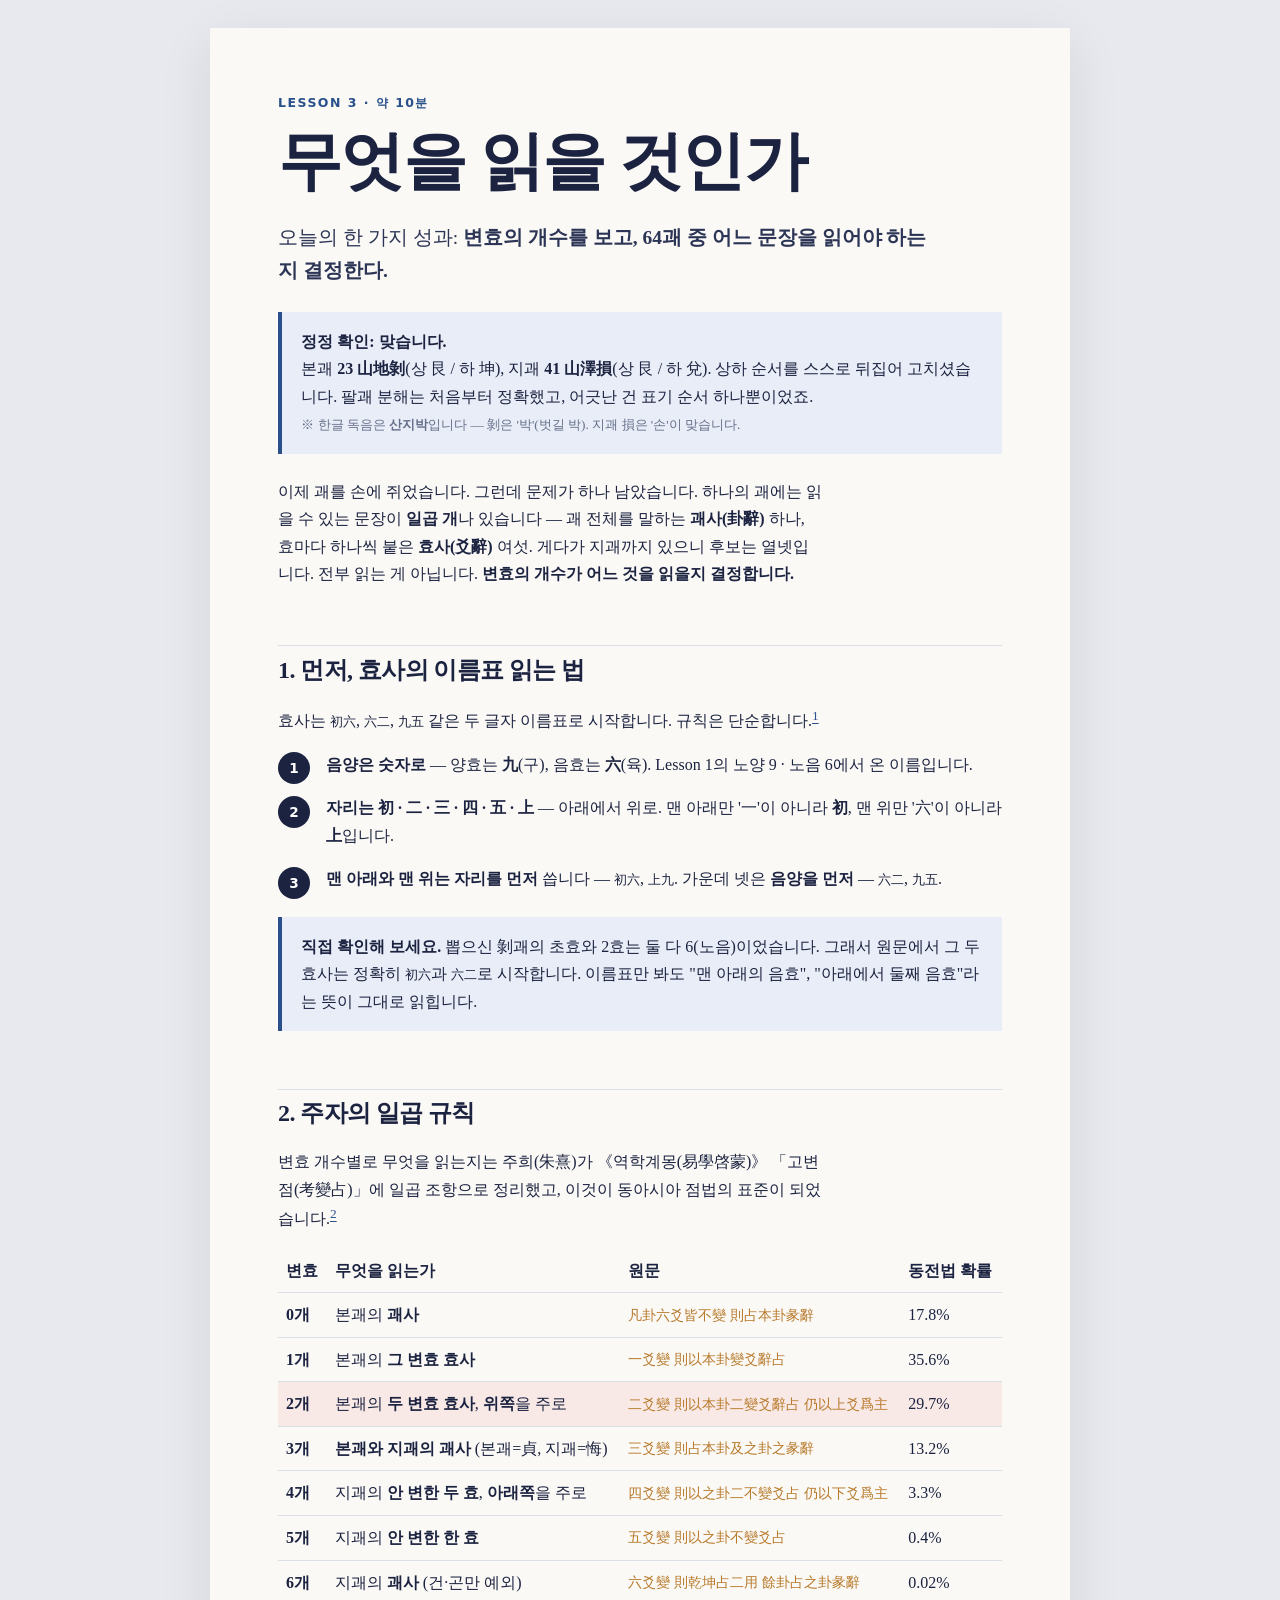
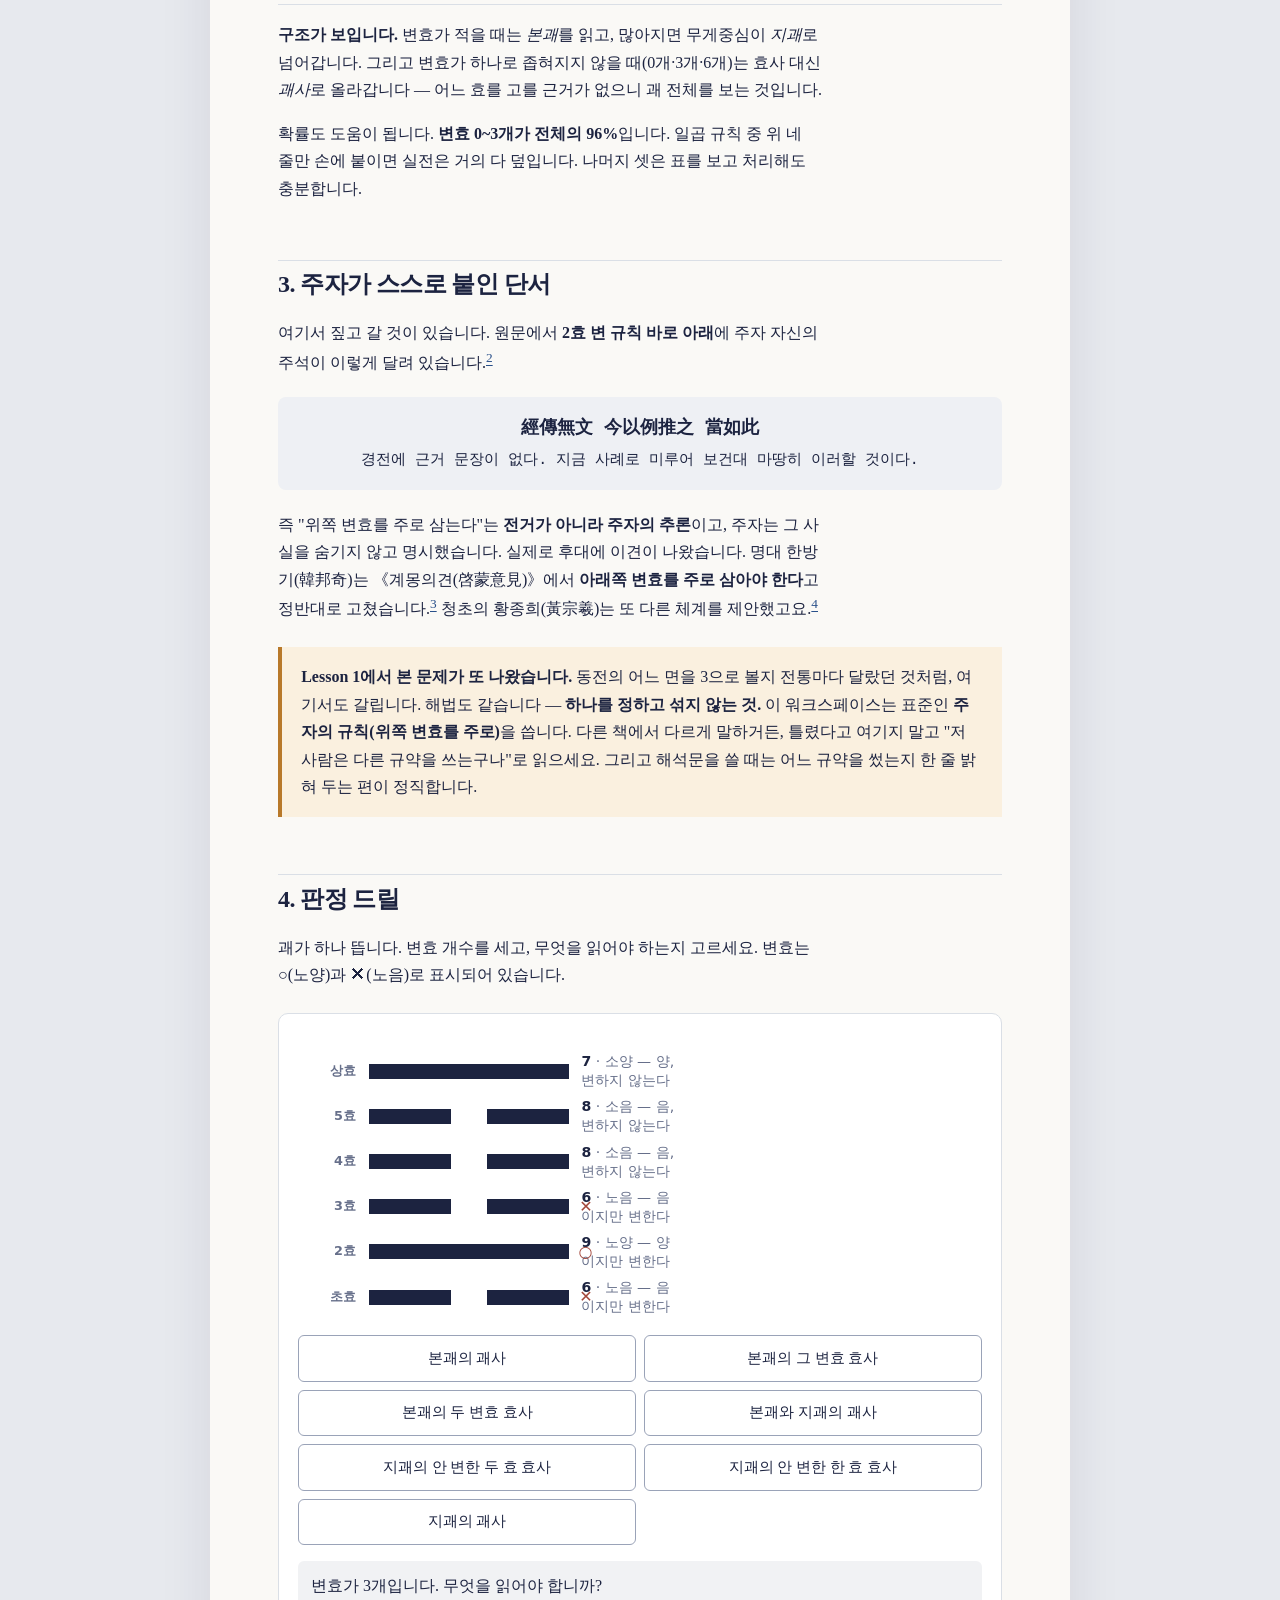
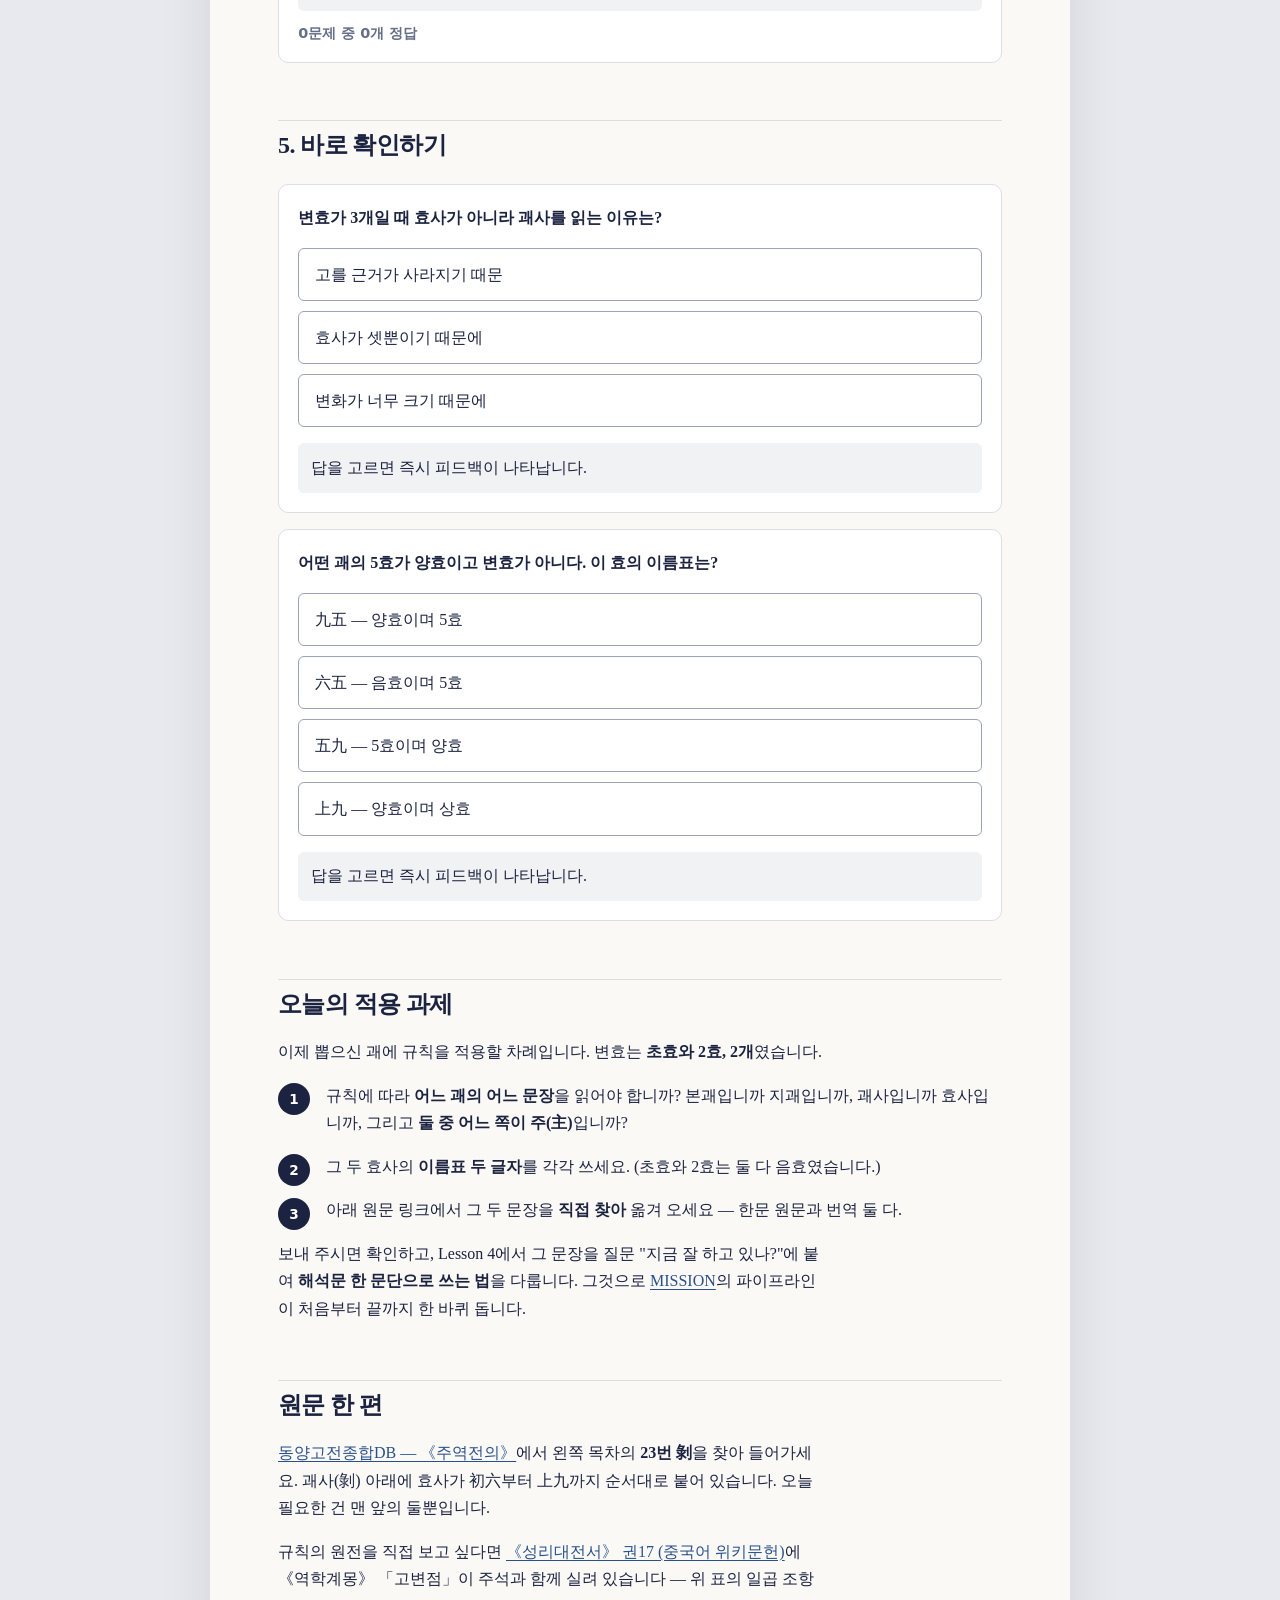
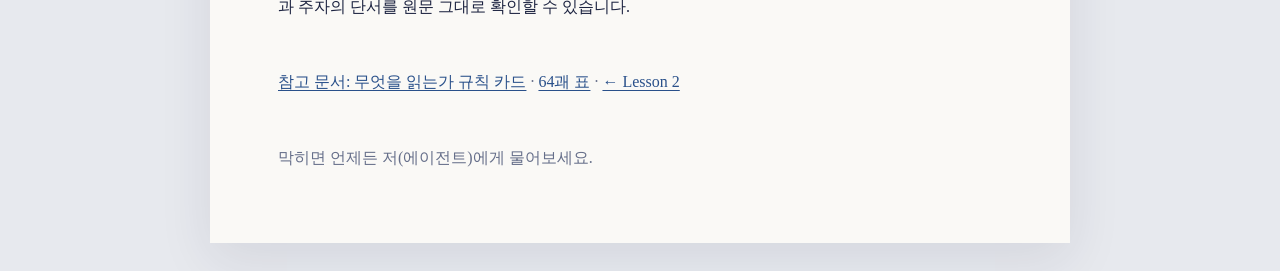
<file: lessons/0003-what-to-read.html>
<!doctype html>
<html lang="ko"><head><meta charset="utf-8"><meta name="viewport" content="width=device-width,initial-scale=1"><title>무엇을 읽을 것인가</title><link rel="stylesheet" href="../assets/course.css"></head>
<body><main>
  <p class="eyebrow">Lesson 3 · 약 10분</p>
  <h1>무엇을 읽을 것인가</h1>
  <p class="lede">오늘의 한 가지 성과: <strong>변효의 개수를 보고, 64괘 중 어느 문장을 읽어야 하는지 결정한다.</strong></p>

  <div class="goal"><strong>정정 확인: 맞습니다.</strong><br>본괘 <strong>23 山地剝</strong>(상 艮 / 하 坤), 지괘 <strong>41 山澤損</strong>(상 艮 / 하 兌). 상하 순서를 스스로 뒤집어 고치셨습니다. 팔괘 분해는 처음부터 정확했고, 어긋난 건 표기 순서 하나뿐이었죠.<br><small style="color:#666f8a">※ 한글 독음은 <strong>산지박</strong>입니다 — 剝은 '박'(벗길 박). 지괘 損은 '손'이 맞습니다.</small></div>

  <p>이제 괘를 손에 쥐었습니다. 그런데 문제가 하나 남았습니다. 하나의 괘에는 읽을 수 있는 문장이 <strong>일곱 개</strong>나 있습니다 — 괘 전체를 말하는 <strong>괘사(卦辭)</strong> 하나, 효마다 하나씩 붙은 <strong>효사(爻辭)</strong> 여섯. 게다가 지괘까지 있으니 후보는 열넷입니다. 전부 읽는 게 아닙니다. <strong>변효의 개수가 어느 것을 읽을지 결정합니다.</strong></p>

  <h2>1. 먼저, 효사의 이름표 읽는 법</h2>
  <p>효사는 <code>初六</code>, <code>六二</code>, <code>九五</code> 같은 두 글자 이름표로 시작합니다. 규칙은 단순합니다.<sup><a href="https://ko.wikipedia.org/wiki/%EC%97%AD%EA%B2%BD">1</a></sup></p>
  <ul class="steps">
    <li><strong>음양은 숫자로</strong> — 양효는 <strong>九</strong>(구), 음효는 <strong>六</strong>(육). Lesson 1의 노양 9 · 노음 6에서 온 이름입니다.</li>
    <li><strong>자리는 初 · 二 · 三 · 四 · 五 · 上</strong> — 아래에서 위로. 맨 아래만 '一'이 아니라 <strong>初</strong>, 맨 위만 '六'이 아니라 <strong>上</strong>입니다.</li>
    <li><strong>맨 아래와 맨 위는 자리를 먼저</strong> 씁니다 — <code>初六</code>, <code>上九</code>. 가운데 넷은 <strong>음양을 먼저</strong> — <code>六二</code>, <code>九五</code>.</li>
  </ul>
  <div class="callout"><strong>직접 확인해 보세요.</strong> 뽑으신 剝괘의 초효와 2효는 둘 다 6(노음)이었습니다. 그래서 원문에서 그 두 효사는 정확히 <code>初六</code>과 <code>六二</code>로 시작합니다. 이름표만 봐도 "맨 아래의 음효", "아래에서 둘째 음효"라는 뜻이 그대로 읽힙니다.</div>

  <h2>2. 주자의 일곱 규칙</h2>
  <p>변효 개수별로 무엇을 읽는지는 주희(朱熹)가 《역학계몽(易學啓蒙)》 「고변점(考變占)」에 일곱 조항으로 정리했고, 이것이 동아시아 점법의 표준이 되었습니다.<sup><a href="https://zh.wikisource.org/wiki/%E6%80%A7%E7%90%86%E5%A4%A7%E5%85%A8%E6%9B%B8_(%E5%9B%9B%E5%BA%AB%E5%85%A8%E6%9B%B8%E6%9C%AC)/%E5%8D%B717">2</a></sup></p>
  <table class="mini-table">
    <thead><tr><th>변효</th><th>무엇을 읽는가</th><th>원문</th><th>동전법 확률</th></tr></thead>
    <tbody>
      <tr><td><b>0개</b></td><td>본괘의 <strong>괘사</strong></td><td class="src">凡卦六爻皆不變 則占本卦彖辭</td><td>17.8%</td></tr>
      <tr><td><b>1개</b></td><td>본괘의 <strong>그 변효 효사</strong></td><td class="src">一爻變 則以本卦變爻辭占</td><td>35.6%</td></tr>
      <tr style="background:#f8e9e6"><td><b>2개</b></td><td>본괘의 <strong>두 변효 효사</strong>, <strong>위쪽</strong>을 주로</td><td class="src">二爻變 則以本卦二變爻辭占 仍以上爻爲主</td><td>29.7%</td></tr>
      <tr><td><b>3개</b></td><td><strong>본괘와 지괘의 괘사</strong> (본괘=貞, 지괘=悔)</td><td class="src">三爻變 則占本卦及之卦之彖辭</td><td>13.2%</td></tr>
      <tr><td><b>4개</b></td><td>지괘의 <strong>안 변한 두 효</strong>, <strong>아래쪽</strong>을 주로</td><td class="src">四爻變 則以之卦二不變爻占 仍以下爻爲主</td><td>3.3%</td></tr>
      <tr><td><b>5개</b></td><td>지괘의 <strong>안 변한 한 효</strong></td><td class="src">五爻變 則以之卦不變爻占</td><td>0.4%</td></tr>
      <tr><td><b>6개</b></td><td>지괘의 <strong>괘사</strong> (건·곤만 예외)</td><td class="src">六爻變 則乾坤占二用 餘卦占之卦彖辭</td><td>0.02%</td></tr>
    </tbody>
  </table>
  <p><strong>구조가 보입니다.</strong> 변효가 적을 때는 <em>본괘</em>를 읽고, 많아지면 무게중심이 <em>지괘</em>로 넘어갑니다. 그리고 변효가 하나로 좁혀지지 않을 때(0개·3개·6개)는 효사 대신 <em>괘사</em>로 올라갑니다 — 어느 효를 고를 근거가 없으니 괘 전체를 보는 것입니다.</p>
  <p>확률도 도움이 됩니다. <strong>변효 0~3개가 전체의 96%</strong>입니다. 일곱 규칙 중 위 네 줄만 손에 붙이면 실전은 거의 다 덮입니다. 나머지 셋은 표를 보고 처리해도 충분합니다.</p>

  <h2>3. 주자가 스스로 붙인 단서</h2>
  <p>여기서 짚고 갈 것이 있습니다. 원문에서 <strong>2효 변 규칙 바로 아래</strong>에 주자 자신의 주석이 이렇게 달려 있습니다.<sup><a href="https://zh.wikisource.org/wiki/%E6%80%A7%E7%90%86%E5%A4%A7%E5%85%A8%E6%9B%B8_(%E5%9B%9B%E5%BA%AB%E5%85%A8%E6%9B%B8%E6%9C%AC)/%E5%8D%B717">2</a></sup></p>
  <div class="formula">經傳無文 今以例推之 當如此<br><small style="font-weight:400;font-family:inherit">경전에 근거 문장이 없다. 지금 사례로 미루어 보건대 마땅히 이러할 것이다.</small></div>
  <p>즉 "위쪽 변효를 주로 삼는다"는 <strong>전거가 아니라 주자의 추론</strong>이고, 주자는 그 사실을 숨기지 않고 명시했습니다. 실제로 후대에 이견이 나왔습니다. 명대 한방기(韓邦奇)는 《계몽의견(啓蒙意見)》에서 <strong>아래쪽 변효를 주로 삼아야 한다</strong>고 정반대로 고쳤습니다.<sup><a href="https://zh.wikisource.org/wiki/%E5%95%93%E8%92%99%E6%84%8F%E8%A6%8B_(%E5%9B%9B%E5%BA%AB%E5%85%A8%E6%9B%B8%E6%9C%AC)/%E5%8D%B74">3</a></sup> 청초의 황종희(黃宗羲)는 또 다른 체계를 제안했고요.<sup><a href="https://zh.wikisource.org/wiki/%E6%98%93%E5%AD%B8%E8%B1%A1%E6%95%B8%E8%AB%96/%E5%8D%A0%E6%B3%95">4</a></sup></p>
  <div class="callout warning"><strong>Lesson 1에서 본 문제가 또 나왔습니다.</strong> 동전의 어느 면을 3으로 볼지 전통마다 달랐던 것처럼, 여기서도 갈립니다. 해법도 같습니다 — <strong>하나를 정하고 섞지 않는 것.</strong> 이 워크스페이스는 표준인 <strong>주자의 규칙(위쪽 변효를 주로)</strong>을 씁니다. 다른 책에서 다르게 말하거든, 틀렸다고 여기지 말고 "저 사람은 다른 규약을 쓰는구나"로 읽으세요. 그리고 해석문을 쓸 때는 어느 규약을 썼는지 한 줄 밝혀 두는 편이 정직합니다.</div>

  <h2>4. 판정 드릴</h2>
  <p>괘가 하나 뜹니다. 변효 개수를 세고, 무엇을 읽어야 하는지 고르세요. 변효는 ○(노양)과 ✕(노음)로 표시되어 있습니다.</p>
  <section class="quiz" data-rule-drill>
    <div class="hex" data-stage style="max-width:380px"></div>
    <div class="rule-choices" data-choices></div>
    <div class="feedback" aria-live="polite"></div>
    <p style="margin:.8rem 0 0;color:#666f8a;font:600 .9rem ui-sans-serif,system-ui,sans-serif" data-score>0문제 중 0개 정답</p>
  </section>

  <h2>5. 바로 확인하기</h2>
  <section class="quiz" data-quiz>
    <strong>변효가 3개일 때 효사가 아니라 괘사를 읽는 이유는?</strong>
    <div class="choices">
      <button data-correct="true" data-good="정답입니다. 셋이 동시에 움직이면 어느 하나를 고를 근거가 없으므로, 효 단위를 포기하고 괘 전체를 말하는 괘사로 올라갑니다." data-again="">고를 근거가 사라지기 때문</button>
      <button data-correct="false" data-again="효사가 부족해서가 아닙니다. 효사는 여섯 개 다 있습니다 — 그중 어느 것을 골라야 할지 정할 수 없는 것이 문제입니다." data-good="">효사가 셋뿐이기 때문에</button>
      <button data-correct="false" data-again="변효가 많을수록 흉하다는 규칙은 없습니다. 개수는 길흉이 아니라 '무엇을 읽는가'만 정합니다." data-good="">변화가 너무 크기 때문에</button>
    </div><div class="feedback" aria-live="polite">답을 고르면 즉시 피드백이 나타납니다.</div>
  </section>

  <section class="quiz" data-quiz style="margin-top:1rem">
    <strong>어떤 괘의 5효가 양효이고 변효가 아니다. 이 효의 이름표는?</strong>
    <div class="choices">
      <button data-correct="true" data-good="정답입니다. 양효는 九, 자리는 五, 가운데 자리이므로 음양을 먼저 써서 九五입니다. 변효인지 여부는 이름표에 나타나지 않습니다." data-again="">九五 — 양효이며 5효</button>
      <button data-correct="false" data-again="六은 음효를 뜻합니다. 이 효는 양효이므로 九를 씁니다." data-good="">六五 — 음효이며 5효</button>
      <button data-correct="false" data-again="자리를 먼저 쓰는 것은 맨 아래(初)와 맨 위(上)뿐입니다. 가운데 넷은 음양을 먼저 씁니다." data-good="">五九 — 5효이며 양효</button>
      <button data-correct="false" data-again="上은 여섯째 자리, 즉 맨 위 효를 뜻합니다. 5효가 아닙니다." data-good="">上九 — 양효이며 상효</button>
    </div><div class="feedback" aria-live="polite">답을 고르면 즉시 피드백이 나타납니다.</div>
  </section>

  <h2>오늘의 적용 과제</h2>
  <p>이제 뽑으신 괘에 규칙을 적용할 차례입니다. 변효는 <strong>초효와 2효, 2개</strong>였습니다.</p>
  <ol class="steps">
    <li>규칙에 따라 <strong>어느 괘의 어느 문장</strong>을 읽어야 합니까? 본괘입니까 지괘입니까, 괘사입니까 효사입니까, 그리고 <strong>둘 중 어느 쪽이 주(主)</strong>입니까?</li>
    <li>그 두 효사의 <strong>이름표 두 글자</strong>를 각각 쓰세요. (초효와 2효는 둘 다 음효였습니다.)</li>
    <li>아래 원문 링크에서 그 두 문장을 <strong>직접 찾아</strong> 옮겨 오세요 — 한문 원문과 번역 둘 다.</li>
  </ol>
  <p>보내 주시면 확인하고, Lesson 4에서 그 문장을 질문 "지금 잘 하고 있나?"에 붙여 <strong>해석문 한 문단으로 쓰는 법</strong>을 다룹니다. 그것으로 <a href="../MISSION.md">MISSION</a>의 파이프라인이 처음부터 끝까지 한 바퀴 돕니다.</p>

  <h2>원문 한 편</h2>
  <p><a href="https://db.cyberseodang.or.kr/front/alphaList/BookMain.do?tab=tab1_01&bnCode=jti_1a0201&titleId=C1">동양고전종합DB — 《주역전의》</a>에서 왼쪽 목차의 <strong>23번 剝</strong>을 찾아 들어가세요. 괘사(剝) 아래에 효사가 初六부터 上九까지 순서대로 붙어 있습니다. 오늘 필요한 건 맨 앞의 둘뿐입니다.</p>
  <p>규칙의 원전을 직접 보고 싶다면 <a href="https://zh.wikisource.org/wiki/%E6%80%A7%E7%90%86%E5%A4%A7%E5%85%A8%E6%9B%B8_(%E5%9B%9B%E5%BA%AB%E5%85%A8%E6%9B%B8%E6%9C%AC)/%E5%8D%B717">《성리대전서》 권17 (중국어 위키문헌)</a>에 《역학계몽》 「고변점」이 주석과 함께 실려 있습니다 — 위 표의 일곱 조항과 주자의 단서를 원문 그대로 확인할 수 있습니다.</p>

  <p class="next"><a href="../reference/reading-rules.html">참고 문서: 무엇을 읽는가 규칙 카드</a> · <a href="../reference/64-hexagram-table.html">64괘 표</a> · <a href="0002-find-your-hexagram.html">← Lesson 2</a></p>
  <p class="next">막히면 언제든 저(에이전트)에게 물어보세요.</p>
  <script src="../assets/quiz.js"></script>
  <script src="../assets/hexagram.js"></script>
  <script src="../assets/hex64.js"></script>
  <script src="../assets/rule-drill.js"></script>
</main></body></html>
</file>
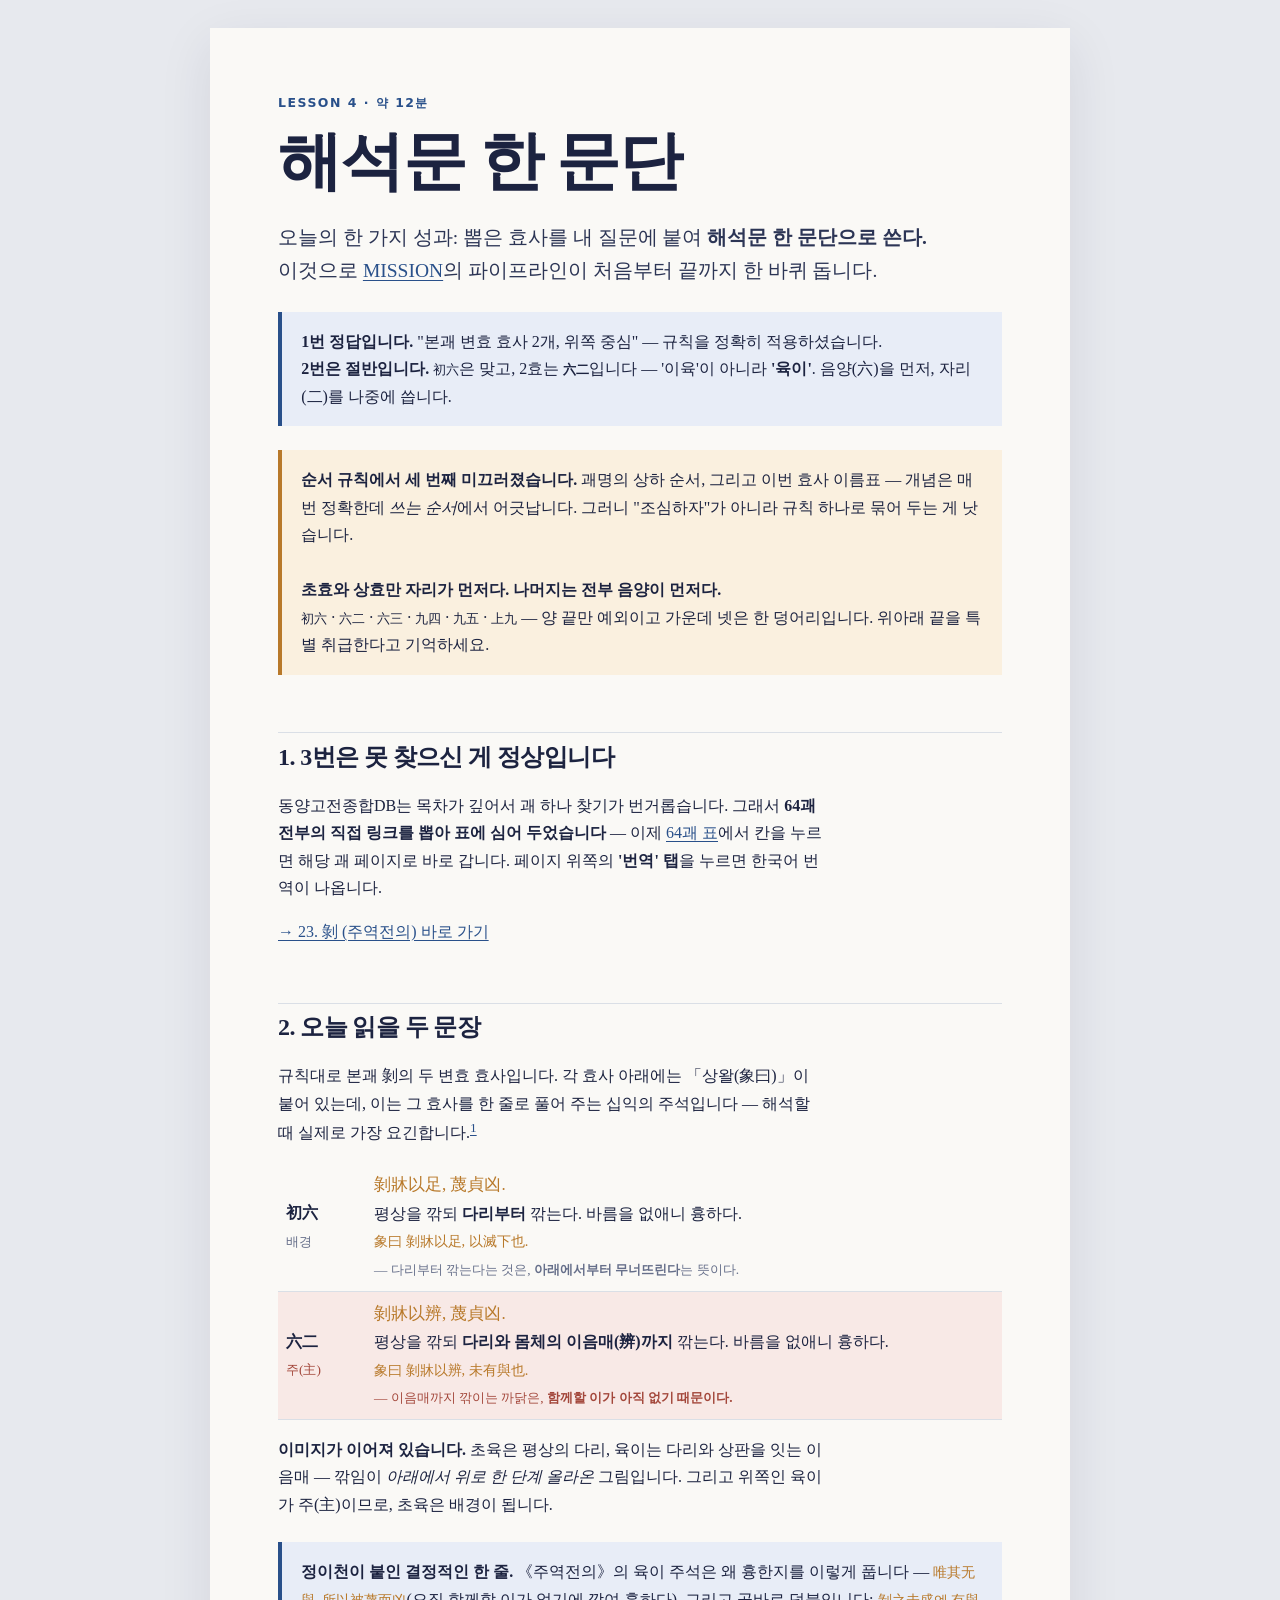
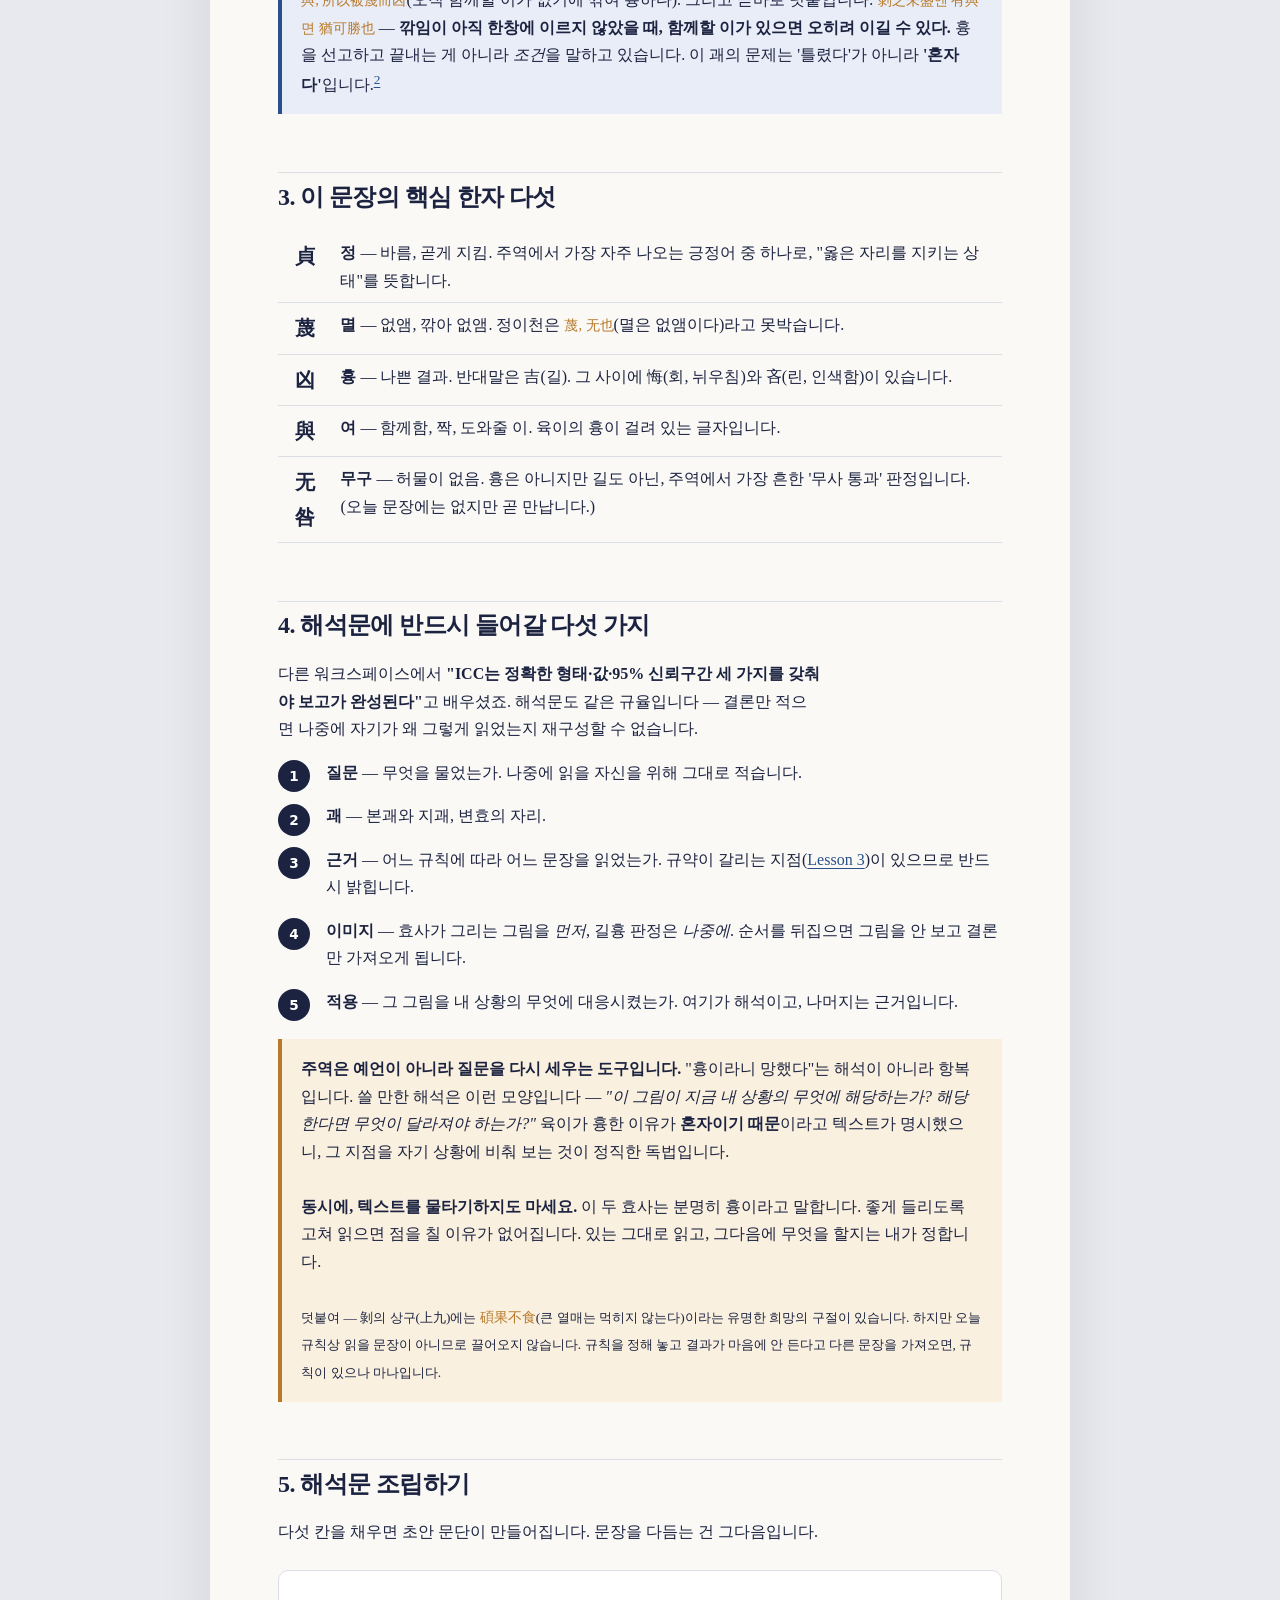
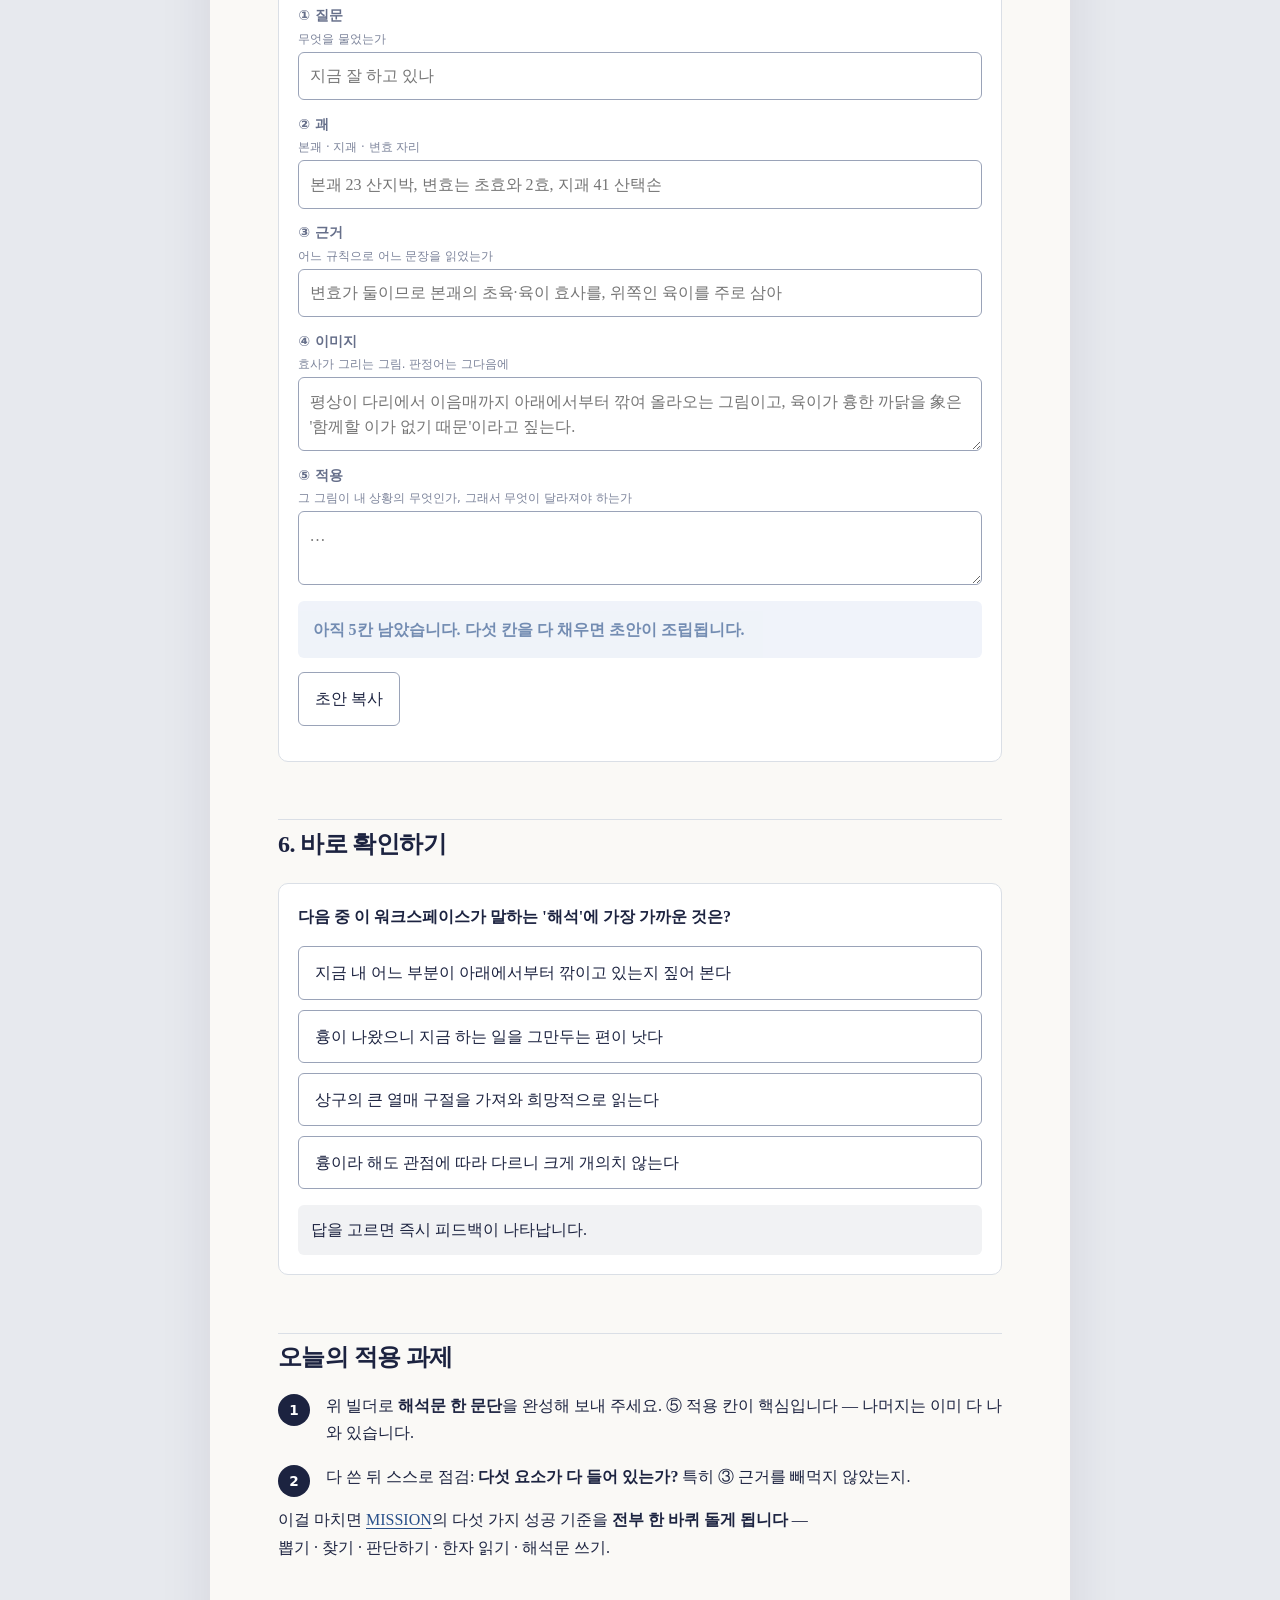
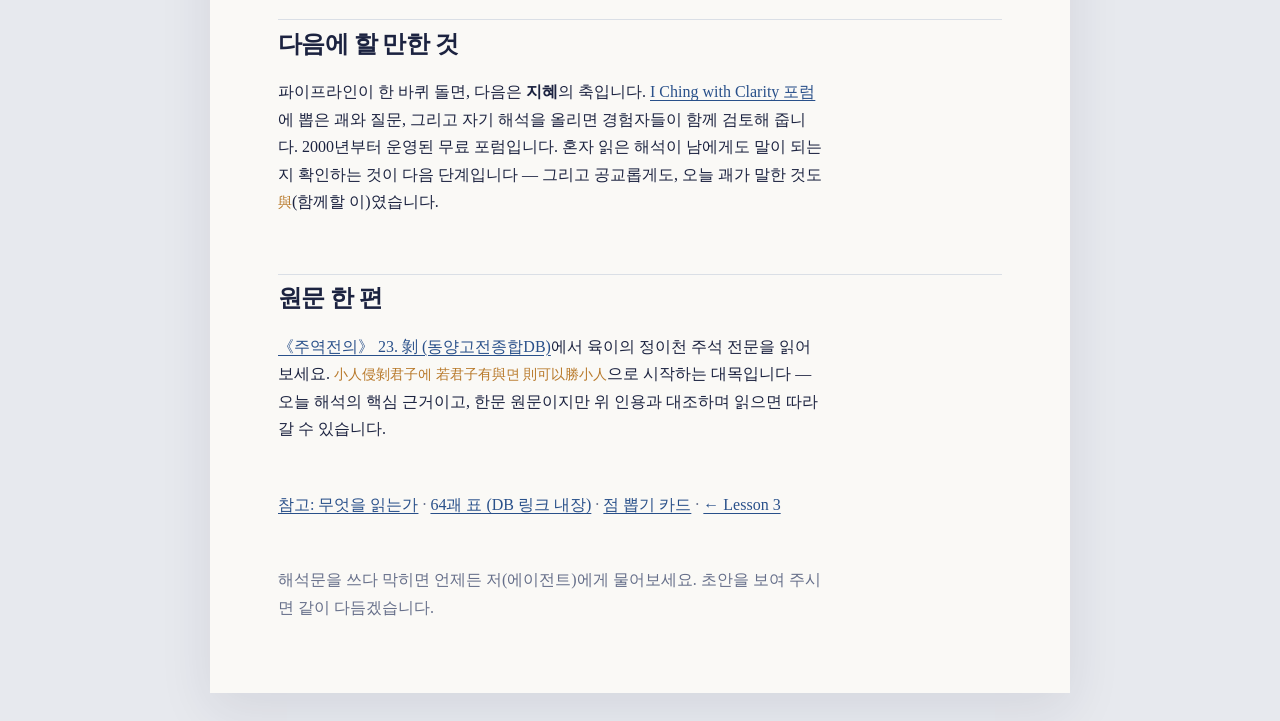
<file: lessons/0004-write-the-reading.html>
<!doctype html>
<html lang="ko"><head><meta charset="utf-8"><meta name="viewport" content="width=device-width,initial-scale=1"><title>해석문 한 문단</title><link rel="stylesheet" href="../assets/course.css"></head>
<body><main>
  <p class="eyebrow">Lesson 4 · 약 12분</p>
  <h1>해석문 한 문단</h1>
  <p class="lede">오늘의 한 가지 성과: 뽑은 효사를 내 질문에 붙여 <strong>해석문 한 문단으로 쓴다.</strong> 이것으로 <a href="../MISSION.md">MISSION</a>의 파이프라인이 처음부터 끝까지 한 바퀴 돕니다.</p>

  <div class="goal"><strong>1번 정답입니다.</strong> "본괘 변효 효사 2개, 위쪽 중심" — 규칙을 정확히 적용하셨습니다.<br>
  <strong>2번은 절반입니다.</strong> <code>初六</code>은 맞고, 2효는 <strong><code>六二</code></strong>입니다 — '이육'이 아니라 <strong>'육이'</strong>. 음양(六)을 먼저, 자리(二)를 나중에 씁니다.</div>

  <div class="callout warning"><strong>순서 규칙에서 세 번째 미끄러졌습니다.</strong> 괘명의 상하 순서, 그리고 이번 효사 이름표 — 개념은 매번 정확한데 <em>쓰는 순서</em>에서 어긋납니다. 그러니 "조심하자"가 아니라 규칙 하나로 묶어 두는 게 낫습니다.<br><br>
  <strong>초효와 상효만 자리가 먼저다. 나머지는 전부 음양이 먼저다.</strong><br>
  <code>初六</code> · <code>六二</code> · <code>六三</code> · <code>九四</code> · <code>九五</code> · <code>上九</code> — 양 끝만 예외이고 가운데 넷은 한 덩어리입니다. 위아래 끝을 특별 취급한다고 기억하세요.</div>

  <h2>1. 3번은 못 찾으신 게 정상입니다</h2>
  <p>동양고전종합DB는 목차가 깊어서 괘 하나 찾기가 번거롭습니다. 그래서 <strong>64괘 전부의 직접 링크를 뽑아 표에 심어 두었습니다</strong> — 이제 <a href="../reference/64-hexagram-table.html">64괘 표</a>에서 칸을 누르면 해당 괘 페이지로 바로 갑니다. 페이지 위쪽의 <strong>'번역' 탭</strong>을 누르면 한국어 번역이 나옵니다.</p>
  <p><a href="https://db.cyberseodang.or.kr/front/alphaList/BookMain.do?bnCode=jti_1a0201&titleId=C34" target="_blank">→ 23. 剝 (주역전의) 바로 가기</a></p>

  <h2>2. 오늘 읽을 두 문장</h2>
  <p>규칙대로 본괘 剝의 두 변효 효사입니다. 각 효사 아래에는 「상왈(象曰)」이 붙어 있는데, 이는 그 효사를 한 줄로 풀어 주는 십익의 주석입니다 — 해석할 때 실제로 가장 요긴합니다.<sup><a href="https://ctext.org/book-of-changes/bo" target="_blank">1</a></sup></p>

  <table class="mini-table">
    <tbody>
      <tr><td style="width:5.5rem"><strong>初六</strong><br><small style="color:#666f8a">배경</small></td>
      <td><span class="src" style="font-size:1.05rem">剝牀以足, 蔑貞凶.</span><br>
      평상을 깎되 <strong>다리부터</strong> 깎는다. 바름을 없애니 흉하다.<br>
      <span class="src">象曰 剝牀以足, 以滅下也.</span><br>
      <small style="color:#666f8a">— 다리부터 깎는다는 것은, <strong>아래에서부터 무너뜨린다</strong>는 뜻이다.</small></td></tr>
      <tr style="background:#f8e9e6"><td><strong>六二</strong><br><small style="color:#a3473b">주(主)</small></td>
      <td><span class="src" style="font-size:1.05rem">剝牀以辨, 蔑貞凶.</span><br>
      평상을 깎되 <strong>다리와 몸체의 이음매(辨)까지</strong> 깎는다. 바름을 없애니 흉하다.<br>
      <span class="src">象曰 剝牀以辨, 未有與也.</span><br>
      <small style="color:#a3473b">— 이음매까지 깎이는 까닭은, <strong>함께할 이가 아직 없기 때문이다.</strong></small></td></tr>
    </tbody>
  </table>

  <p><strong>이미지가 이어져 있습니다.</strong> 초육은 평상의 다리, 육이는 다리와 상판을 잇는 이음매 — 깎임이 <em>아래에서 위로 한 단계 올라온</em> 그림입니다. 그리고 위쪽인 육이가 주(主)이므로, 초육은 배경이 됩니다.</p>

  <div class="callout"><strong>정이천이 붙인 결정적인 한 줄.</strong> 《주역전의》의 육이 주석은 왜 흉한지를 이렇게 풉니다 — <span class="src">唯其无與, 所以被蔑而凶</span>(오직 함께할 이가 없기에 깎여 흉하다). 그리고 곧바로 덧붙입니다: <span class="src">剝之未盛엔 有與면 猶可勝也</span> — <strong>깎임이 아직 한창에 이르지 않았을 때, 함께할 이가 있으면 오히려 이길 수 있다.</strong> 흉을 선고하고 끝내는 게 아니라 <em>조건</em>을 말하고 있습니다. 이 괘의 문제는 '틀렸다'가 아니라 <strong>'혼자다'</strong>입니다.<sup><a href="https://db.cyberseodang.or.kr/front/alphaList/BookMain.do?bnCode=jti_1a0201&titleId=C34" target="_blank">2</a></sup></div>

  <h2>3. 이 문장의 핵심 한자 다섯</h2>
  <table class="hanja-mini">
    <tbody>
      <tr><td>貞</td><td><strong>정</strong> — 바름, 곧게 지킴. 주역에서 가장 자주 나오는 긍정어 중 하나로, "옳은 자리를 지키는 상태"를 뜻합니다.</td></tr>
      <tr><td>蔑</td><td><strong>멸</strong> — 없앰, 깎아 없앰. 정이천은 <span class="src">蔑, 无也</span>(멸은 없앰이다)라고 못박습니다.</td></tr>
      <tr><td>凶</td><td><strong>흉</strong> — 나쁜 결과. 반대말은 吉(길). 그 사이에 悔(회, 뉘우침)와 吝(린, 인색함)이 있습니다.</td></tr>
      <tr><td>與</td><td><strong>여</strong> — 함께함, 짝, 도와줄 이. 육이의 흉이 걸려 있는 글자입니다.</td></tr>
      <tr><td>无咎</td><td><strong>무구</strong> — 허물이 없음. 흉은 아니지만 길도 아닌, 주역에서 가장 흔한 '무사 통과' 판정입니다. (오늘 문장에는 없지만 곧 만납니다.)</td></tr>
    </tbody>
  </table>

  <h2>4. 해석문에 반드시 들어갈 다섯 가지</h2>
  <p>다른 워크스페이스에서 <strong>"ICC는 정확한 형태·값·95% 신뢰구간 세 가지를 갖춰야 보고가 완성된다"</strong>고 배우셨죠. 해석문도 같은 규율입니다 — 결론만 적으면 나중에 자기가 왜 그렇게 읽었는지 재구성할 수 없습니다.</p>
  <ol class="steps">
    <li><strong>질문</strong> — 무엇을 물었는가. 나중에 읽을 자신을 위해 그대로 적습니다.</li>
    <li><strong>괘</strong> — 본괘와 지괘, 변효의 자리.</li>
    <li><strong>근거</strong> — 어느 규칙에 따라 어느 문장을 읽었는가. 규약이 갈리는 지점(<a href="0003-what-to-read.html">Lesson 3</a>)이 있으므로 반드시 밝힙니다.</li>
    <li><strong>이미지</strong> — 효사가 그리는 그림을 <em>먼저</em>, 길흉 판정은 <em>나중에</em>. 순서를 뒤집으면 그림을 안 보고 결론만 가져오게 됩니다.</li>
    <li><strong>적용</strong> — 그 그림을 내 상황의 무엇에 대응시켰는가. 여기가 해석이고, 나머지는 근거입니다.</li>
  </ol>

  <div class="callout warning"><strong>주역은 예언이 아니라 질문을 다시 세우는 도구입니다.</strong> "흉이라니 망했다"는 해석이 아니라 항복입니다. 쓸 만한 해석은 이런 모양입니다 — <em>"이 그림이 지금 내 상황의 무엇에 해당하는가? 해당한다면 무엇이 달라져야 하는가?"</em> 육이가 흉한 이유가 <strong>혼자이기 때문</strong>이라고 텍스트가 명시했으니, 그 지점을 자기 상황에 비춰 보는 것이 정직한 독법입니다.<br><br>
  <strong>동시에, 텍스트를 물타기하지도 마세요.</strong> 이 두 효사는 분명히 흉이라고 말합니다. 좋게 들리도록 고쳐 읽으면 점을 칠 이유가 없어집니다. 있는 그대로 읽고, 그다음에 무엇을 할지는 내가 정합니다.<br><br>
  <small>덧붙여 — 剝의 상구(上九)에는 <span class="src">碩果不食</span>(큰 열매는 먹히지 않는다)이라는 유명한 희망의 구절이 있습니다. 하지만 오늘 규칙상 읽을 문장이 아니므로 끌어오지 않습니다. 규칙을 정해 놓고 결과가 마음에 안 든다고 다른 문장을 가져오면, 규칙이 있으나 마나입니다.</small></div>

  <h2>5. 해석문 조립하기</h2>
  <p>다섯 칸을 채우면 초안 문단이 만들어집니다. 문장을 다듬는 건 그다음입니다.</p>
  <section class="calculator" data-builder>
    <div class="builder">
      <label>① 질문 <small>무엇을 물었는가</small><input data-slot="q" placeholder="지금 잘 하고 있나"></label>
      <label>② 괘 <small>본괘 · 지괘 · 변효 자리</small><input data-slot="cast" placeholder="본괘 23 산지박, 변효는 초효와 2효, 지괘 41 산택손"></label>
      <label>③ 근거 <small>어느 규칙으로 어느 문장을 읽었는가</small><input data-slot="rule" placeholder="변효가 둘이므로 본괘의 초육·육이 효사를, 위쪽인 육이를 주로 삼아"></label>
      <label>④ 이미지 <small>효사가 그리는 그림. 판정어는 그다음에</small><textarea data-slot="image" placeholder="평상이 다리에서 이음매까지 아래에서부터 깎여 올라오는 그림이고, 육이가 흉한 까닭을 象은 '함께할 이가 없기 때문'이라고 짚는다."></textarea></label>
      <label>⑤ 적용 <small>그 그림이 내 상황의 무엇인가, 그래서 무엇이 달라져야 하는가</small><textarea data-slot="apply" placeholder="…"></textarea></label>
    </div>
    <output></output>
    <p style="margin-top:.9rem"><button data-copy type="button">초안 복사</button></p>
  </section>

  <h2>6. 바로 확인하기</h2>
  <section class="quiz" data-quiz>
    <strong>다음 중 이 워크스페이스가 말하는 '해석'에 가장 가까운 것은?</strong>
    <div class="choices">
      <button data-correct="true" data-good="정답입니다. 텍스트의 이미지를 자기 상황의 구체적 요소에 대응시키고, 그로부터 행동을 묻습니다 — 이것이 해석입니다." data-again="">지금 내 어느 부분이 아래에서부터 깎이고 있는지 짚어 본다</button>
      <button data-correct="false" data-again="판정어만 옮긴 것은 해석이 아닙니다. 효사가 그리는 그림을 자기 상황에 대응시키는 단계가 통째로 빠져 있습니다." data-good="">흉이 나왔으니 지금 하는 일을 그만두는 편이 낫다</button>
      <button data-correct="false" data-again="규칙상 읽을 문장이 아닌 것을 결과가 마음에 들지 않는다고 가져오는 것입니다. 규칙을 정해 둔 의미가 사라집니다." data-good="">상구의 큰 열매 구절을 가져와 희망적으로 읽는다</button>
      <button data-correct="false" data-again="텍스트를 물타기하는 쪽입니다. 두 효사는 분명히 흉이라고 말하고 있습니다." data-good="">흉이라 해도 관점에 따라 다르니 크게 개의치 않는다</button>
    </div><div class="feedback" aria-live="polite">답을 고르면 즉시 피드백이 나타납니다.</div>
  </section>

  <h2>오늘의 적용 과제</h2>
  <ol class="steps">
    <li>위 빌더로 <strong>해석문 한 문단</strong>을 완성해 보내 주세요. ⑤ 적용 칸이 핵심입니다 — 나머지는 이미 다 나와 있습니다.</li>
    <li>다 쓴 뒤 스스로 점검: <strong>다섯 요소가 다 들어 있는가?</strong> 특히 ③ 근거를 빼먹지 않았는지.</li>
  </ol>
  <p>이걸 마치면 <a href="../MISSION.md">MISSION</a>의 다섯 가지 성공 기준을 <strong>전부 한 바퀴 돌게 됩니다</strong> — 뽑기 · 찾기 · 판단하기 · 한자 읽기 · 해석문 쓰기.</p>

  <h2>다음에 할 만한 것</h2>
  <p>파이프라인이 한 바퀴 돌면, 다음은 <strong>지혜</strong>의 축입니다. <a href="https://www.onlineclarity.co.uk/join/" target="_blank">I Ching with Clarity 포럼</a>에 뽑은 괘와 질문, 그리고 자기 해석을 올리면 경험자들이 함께 검토해 줍니다. 2000년부터 운영된 무료 포럼입니다. 혼자 읽은 해석이 남에게도 말이 되는지 확인하는 것이 다음 단계입니다 — 그리고 공교롭게도, 오늘 괘가 말한 것도 <span class="src">與</span>(함께할 이)였습니다.</p>

  <h2>원문 한 편</h2>
  <p><a href="https://db.cyberseodang.or.kr/front/alphaList/BookMain.do?bnCode=jti_1a0201&titleId=C34" target="_blank">《주역전의》 23. 剝 (동양고전종합DB)</a>에서 육이의 정이천 주석 전문을 읽어 보세요. <span class="src">小人侵剝君子에 若君子有與면 則可以勝小人</span>으로 시작하는 대목입니다 — 오늘 해석의 핵심 근거이고, 한문 원문이지만 위 인용과 대조하며 읽으면 따라갈 수 있습니다.</p>

  <p class="next"><a href="../reference/reading-rules.html">참고: 무엇을 읽는가</a> · <a href="../reference/64-hexagram-table.html">64괘 표 (DB 링크 내장)</a> · <a href="../reference/casting-and-line-values.html">점 뽑기 카드</a> · <a href="0003-what-to-read.html">← Lesson 3</a></p>
  <p class="next">해석문을 쓰다 막히면 언제든 저(에이전트)에게 물어보세요. 초안을 보여 주시면 같이 다듬겠습니다.</p>
  <script src="../assets/quiz.js"></script>
  <script src="../assets/reading-builder.js"></script>
</main></body></html>
</file>
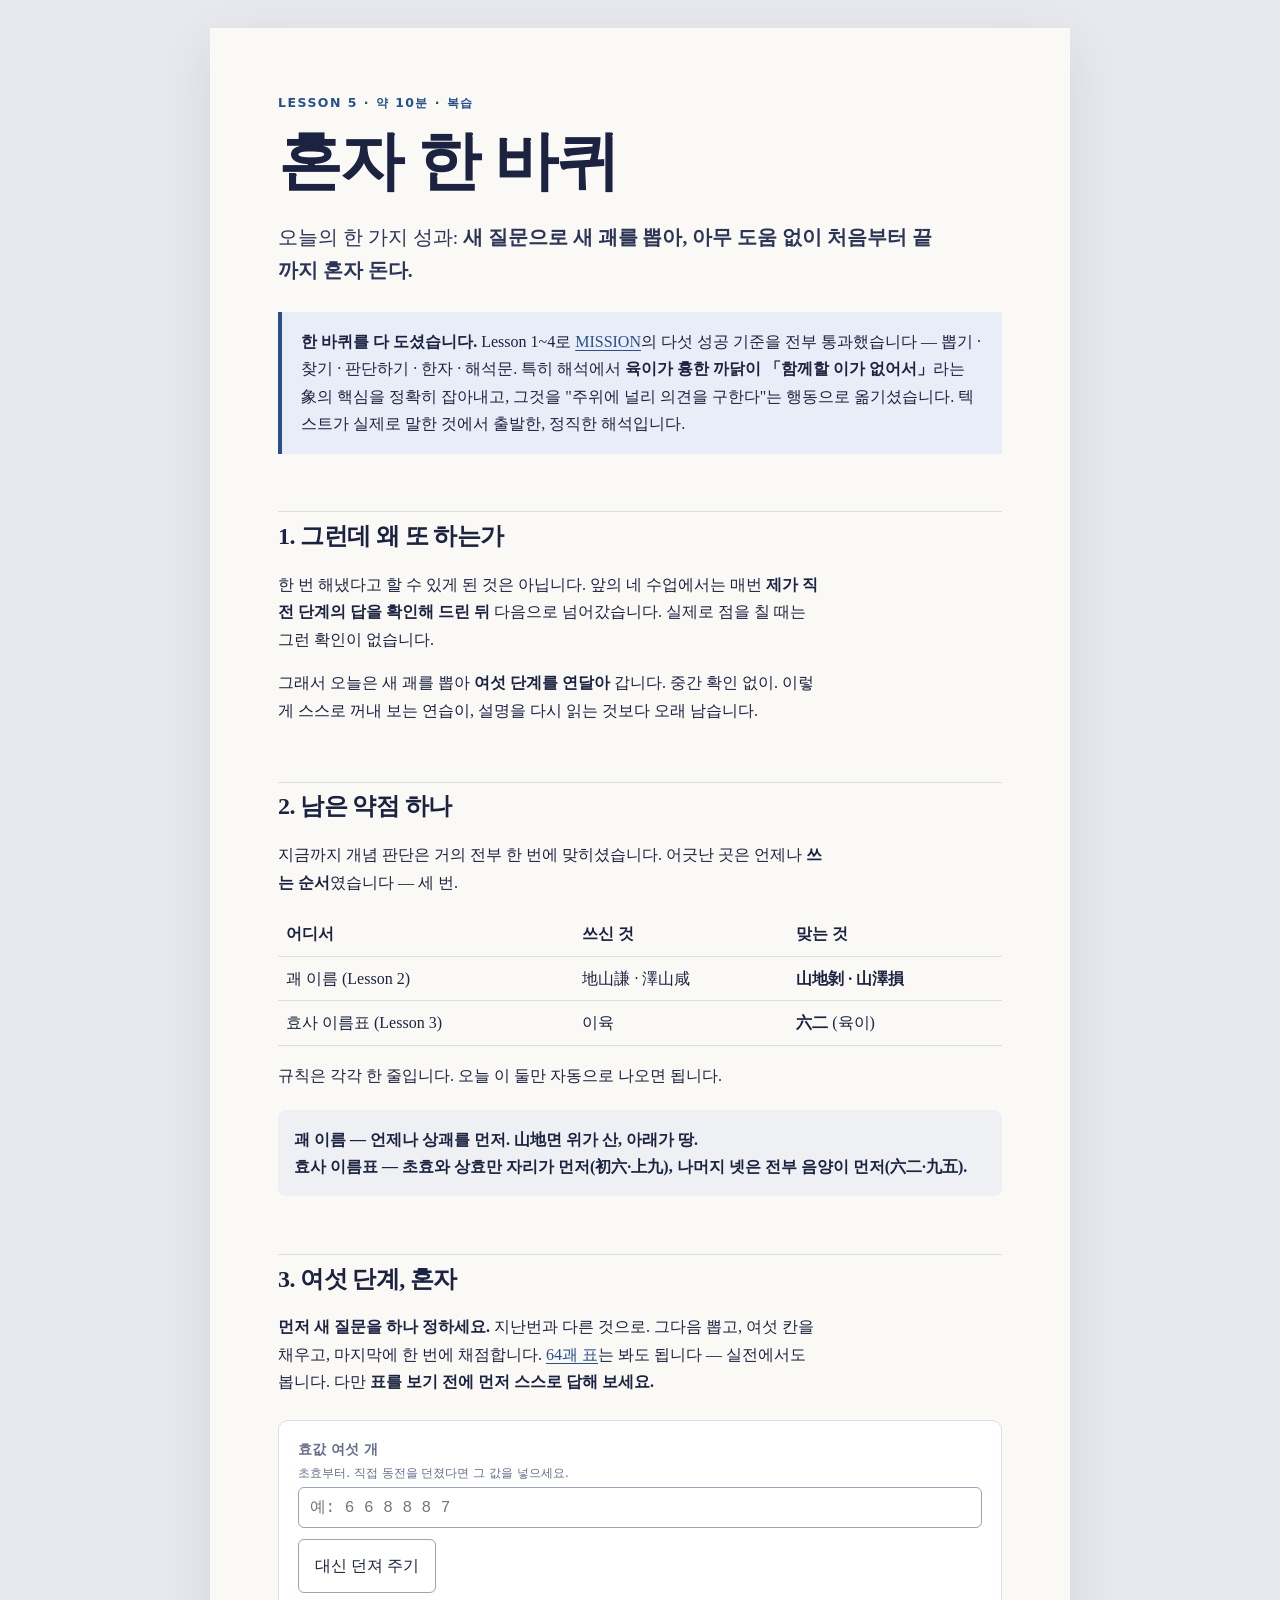
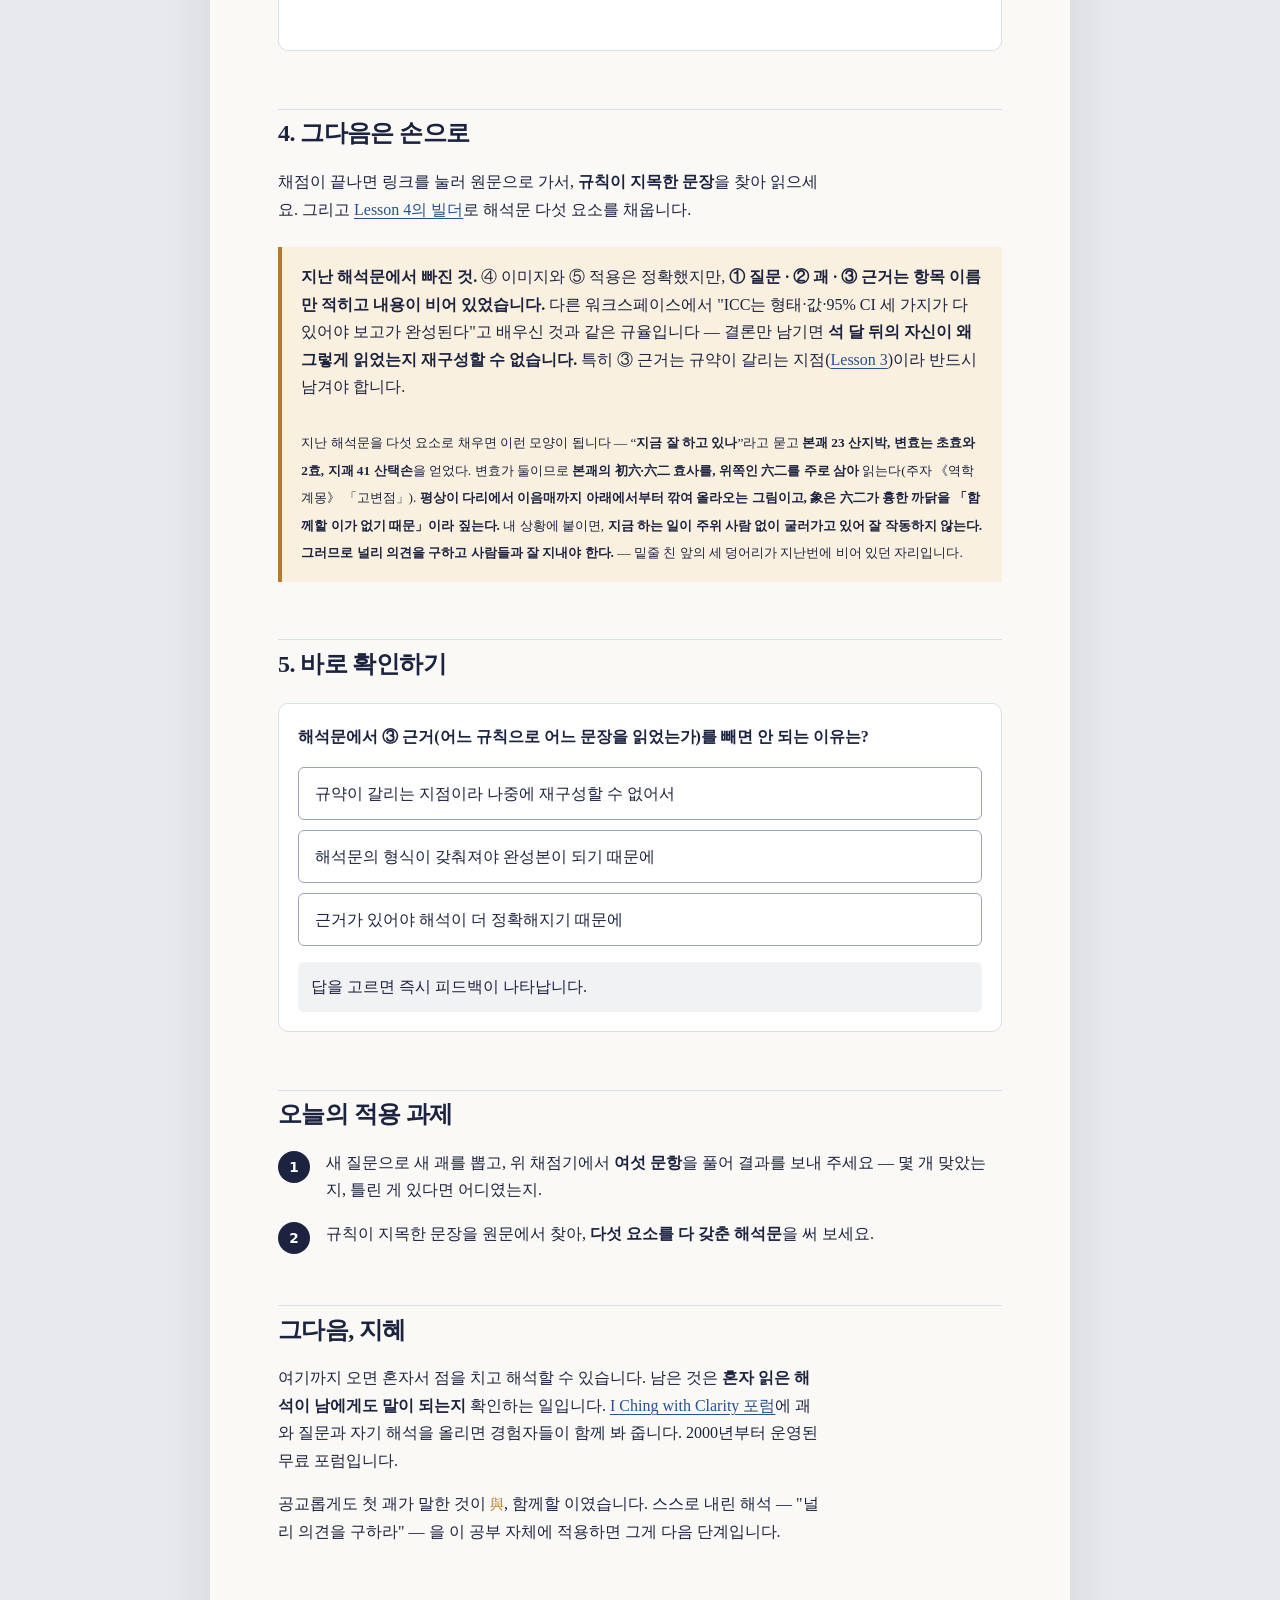
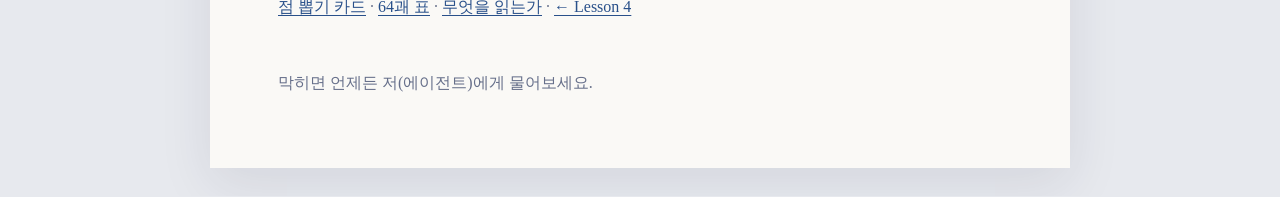
<file: lessons/0005-full-lap-alone.html>
<!doctype html>
<html lang="ko"><head><meta charset="utf-8"><meta name="viewport" content="width=device-width,initial-scale=1"><title>혼자 한 바퀴</title><link rel="stylesheet" href="../assets/course.css"></head>
<body><main>
  <p class="eyebrow">Lesson 5 · 약 10분 · 복습</p>
  <h1>혼자 한 바퀴</h1>
  <p class="lede">오늘의 한 가지 성과: <strong>새 질문으로 새 괘를 뽑아, 아무 도움 없이 처음부터 끝까지 혼자 돈다.</strong></p>

  <div class="goal"><strong>한 바퀴를 다 도셨습니다.</strong> Lesson 1~4로 <a href="../MISSION.md">MISSION</a>의 다섯 성공 기준을 전부 통과했습니다 — 뽑기 · 찾기 · 판단하기 · 한자 · 해석문. 특히 해석에서 <strong>육이가 흉한 까닭이 「함께할 이가 없어서」</strong>라는 象의 핵심을 정확히 잡아내고, 그것을 "주위에 널리 의견을 구한다"는 행동으로 옮기셨습니다. 텍스트가 실제로 말한 것에서 출발한, 정직한 해석입니다.</div>

  <h2>1. 그런데 왜 또 하는가</h2>
  <p>한 번 해냈다고 할 수 있게 된 것은 아닙니다. 앞의 네 수업에서는 매번 <strong>제가 직전 단계의 답을 확인해 드린 뒤</strong> 다음으로 넘어갔습니다. 실제로 점을 칠 때는 그런 확인이 없습니다.</p>
  <p>그래서 오늘은 새 괘를 뽑아 <strong>여섯 단계를 연달아</strong> 갑니다. 중간 확인 없이. 이렇게 스스로 꺼내 보는 연습이, 설명을 다시 읽는 것보다 오래 남습니다.</p>

  <h2>2. 남은 약점 하나</h2>
  <p>지금까지 개념 판단은 거의 전부 한 번에 맞히셨습니다. 어긋난 곳은 언제나 <strong>쓰는 순서</strong>였습니다 — 세 번.</p>
  <table class="mini-table">
    <thead><tr><th>어디서</th><th>쓰신 것</th><th>맞는 것</th></tr></thead>
    <tbody>
      <tr><td>괘 이름 (Lesson 2)</td><td>地山謙 · 澤山咸</td><td><strong>山地剝 · 山澤損</strong></td></tr>
      <tr><td>효사 이름표 (Lesson 3)</td><td>이육</td><td><strong>六二</strong> (육이)</td></tr>
    </tbody>
  </table>
  <p>규칙은 각각 한 줄입니다. 오늘 이 둘만 자동으로 나오면 됩니다.</p>
  <div class="formula" style="text-align:left;font-family:inherit;font-size:1rem">
    <strong>괘 이름</strong> — 언제나 <strong>상괘를 먼저</strong>. 山地면 위가 산, 아래가 땅.<br>
    <strong>효사 이름표</strong> — <strong>초효와 상효만 자리가 먼저</strong>(初六·上九), 나머지 넷은 전부 음양이 먼저(六二·九五).
  </div>

  <h2>3. 여섯 단계, 혼자</h2>
  <p><strong>먼저 새 질문을 하나 정하세요.</strong> 지난번과 다른 것으로. 그다음 뽑고, 여섯 칸을 채우고, 마지막에 한 번에 채점합니다. <a href="../reference/64-hexagram-table.html">64괘 표</a>는 봐도 됩니다 — 실전에서도 봅니다. 다만 <strong>표를 보기 전에 먼저 스스로 답해 보세요.</strong></p>
  <section class="calculator" data-pipeline>
    <label style="display:grid;gap:.35rem;color:#666f8a;font:600 .9rem ui-sans-serif,system-ui,sans-serif">효값 여섯 개 <small style="font-weight:400">초효부터. 직접 동전을 던졌다면 그 값을 넣으세요.</small>
      <input data-values placeholder="예: 6 6 8 8 8 7" style="padding:.65rem;border:1px solid #9aa3b8;border-radius:6px;font:1rem ui-monospace,Menlo,monospace"></label>
    <p style="margin:.7rem 0 0"><button data-roll type="button">대신 던져 주기</button></p>
    <div class="hex" data-hex style="max-width:400px"></div>
    <div data-form hidden>
      <div class="ask-grid">
        <label>① 하괘 <small>초·2·3효</small><select data-q-lo></select></label>
        <label>② 상괘 <small>4·5·상효</small><select data-q-up></select></label>
        <label>③ 본괘 번호<input data-q-ben inputmode="numeric" placeholder="1~64"></label>
        <label>④ 변효 개수<input data-q-cnt inputmode="numeric" placeholder="0~6"></label>
        <label style="grid-column:1/-1">⑤ 무엇을 읽는가<select data-q-rule></select></label>
        <label>⑥ 지괘 번호<input data-q-zhi inputmode="numeric" placeholder="1~64"></label>
      </div>
      <p><button data-grade type="button">여섯 문항 한 번에 채점</button></p>
      <div data-out></div>
    </div>
  </section>

  <h2>4. 그다음은 손으로</h2>
  <p>채점이 끝나면 링크를 눌러 원문으로 가서, <strong>규칙이 지목한 문장</strong>을 찾아 읽으세요. 그리고 <a href="0004-write-the-reading.html">Lesson 4의 빌더</a>로 해석문 다섯 요소를 채웁니다.</p>
  <div class="callout warning"><strong>지난 해석문에서 빠진 것.</strong> ④ 이미지와 ⑤ 적용은 정확했지만, <strong>① 질문 · ② 괘 · ③ 근거는 항목 이름만 적히고 내용이 비어 있었습니다.</strong> 다른 워크스페이스에서 "ICC는 형태·값·95% CI 세 가지가 다 있어야 보고가 완성된다"고 배우신 것과 같은 규율입니다 — 결론만 남기면 <strong>석 달 뒤의 자신이 왜 그렇게 읽었는지 재구성할 수 없습니다.</strong> 특히 ③ 근거는 규약이 갈리는 지점(<a href="0003-what-to-read.html">Lesson 3</a>)이라 반드시 남겨야 합니다.<br><br>
  <small>지난 해석문을 다섯 요소로 채우면 이런 모양이 됩니다 — “<strong>지금 잘 하고 있나</strong>”라고 묻고 <strong>본괘 23 산지박, 변효는 초효와 2효, 지괘 41 산택손</strong>을 얻었다. 변효가 둘이므로 <strong>본괘의 初六·六二 효사를, 위쪽인 六二를 주로 삼아</strong> 읽는다(주자 《역학계몽》 「고변점」). <strong>평상이 다리에서 이음매까지 아래에서부터 깎여 올라오는 그림이고, 象은 六二가 흉한 까닭을 「함께할 이가 없기 때문」이라 짚는다.</strong> 내 상황에 붙이면, <strong>지금 하는 일이 주위 사람 없이 굴러가고 있어 잘 작동하지 않는다. 그러므로 널리 의견을 구하고 사람들과 잘 지내야 한다.</strong> — 밑줄 친 앞의 세 덩어리가 지난번에 비어 있던 자리입니다.</small></div>

  <h2>5. 바로 확인하기</h2>
  <section class="quiz" data-quiz>
    <strong>해석문에서 ③ 근거(어느 규칙으로 어느 문장을 읽었는가)를 빼면 안 되는 이유는?</strong>
    <div class="choices">
      <button data-correct="true" data-good="정답입니다. 2효 변의 主를 어느 쪽으로 잡는지는 주자와 후대 학자들이 서로 다르게 봅니다. 근거를 안 적으면 나중에 어느 규약으로 읽었는지 알 수 없습니다." data-again="">규약이 갈리는 지점이라 나중에 재구성할 수 없어서</button>
      <button data-correct="false" data-again="형식을 갖추는 것 자체가 목적은 아닙니다. 근거를 남기는 것은 나중의 자신이 그 해석을 검증할 수 있게 하기 위해서입니다." data-good="">해석문의 형식이 갖춰져야 완성본이 되기 때문에</button>
      <button data-correct="false" data-again="근거를 적는다고 해석이 더 잘 맞지는 않습니다. 적는 이유는 나중에 되짚을 수 있게 하기 위해서입니다." data-good="">근거가 있어야 해석이 더 정확해지기 때문에</button>
    </div><div class="feedback" aria-live="polite">답을 고르면 즉시 피드백이 나타납니다.</div>
  </section>

  <h2>오늘의 적용 과제</h2>
  <ol class="steps">
    <li>새 질문으로 새 괘를 뽑고, 위 채점기에서 <strong>여섯 문항</strong>을 풀어 결과를 보내 주세요 — 몇 개 맞았는지, 틀린 게 있다면 어디였는지.</li>
    <li>규칙이 지목한 문장을 원문에서 찾아, <strong>다섯 요소를 다 갖춘 해석문</strong>을 써 보세요.</li>
  </ol>

  <h2>그다음, 지혜</h2>
  <p>여기까지 오면 혼자서 점을 치고 해석할 수 있습니다. 남은 것은 <strong>혼자 읽은 해석이 남에게도 말이 되는지</strong> 확인하는 일입니다. <a href="https://www.onlineclarity.co.uk/join/" target="_blank">I Ching with Clarity 포럼</a>에 괘와 질문과 자기 해석을 올리면 경험자들이 함께 봐 줍니다. 2000년부터 운영된 무료 포럼입니다.</p>
  <p>공교롭게도 첫 괘가 말한 것이 <span class="src">與</span>, 함께할 이였습니다. 스스로 내린 해석 — "널리 의견을 구하라" — 을 이 공부 자체에 적용하면 그게 다음 단계입니다.</p>

  <p class="next"><a href="../reference/casting-and-line-values.html">점 뽑기 카드</a> · <a href="../reference/64-hexagram-table.html">64괘 표</a> · <a href="../reference/reading-rules.html">무엇을 읽는가</a> · <a href="0004-write-the-reading.html">← Lesson 4</a></p>
  <p class="next">막히면 언제든 저(에이전트)에게 물어보세요.</p>
  <script src="../assets/quiz.js"></script>
  <script src="../assets/hexagram.js"></script>
  <script src="../assets/hex64.js"></script>
  <script src="../assets/db-links.js"></script>
  <script src="../assets/rule-drill.js"></script>
  <script src="../assets/pipeline-check.js"></script>
</main></body></html>
</file>
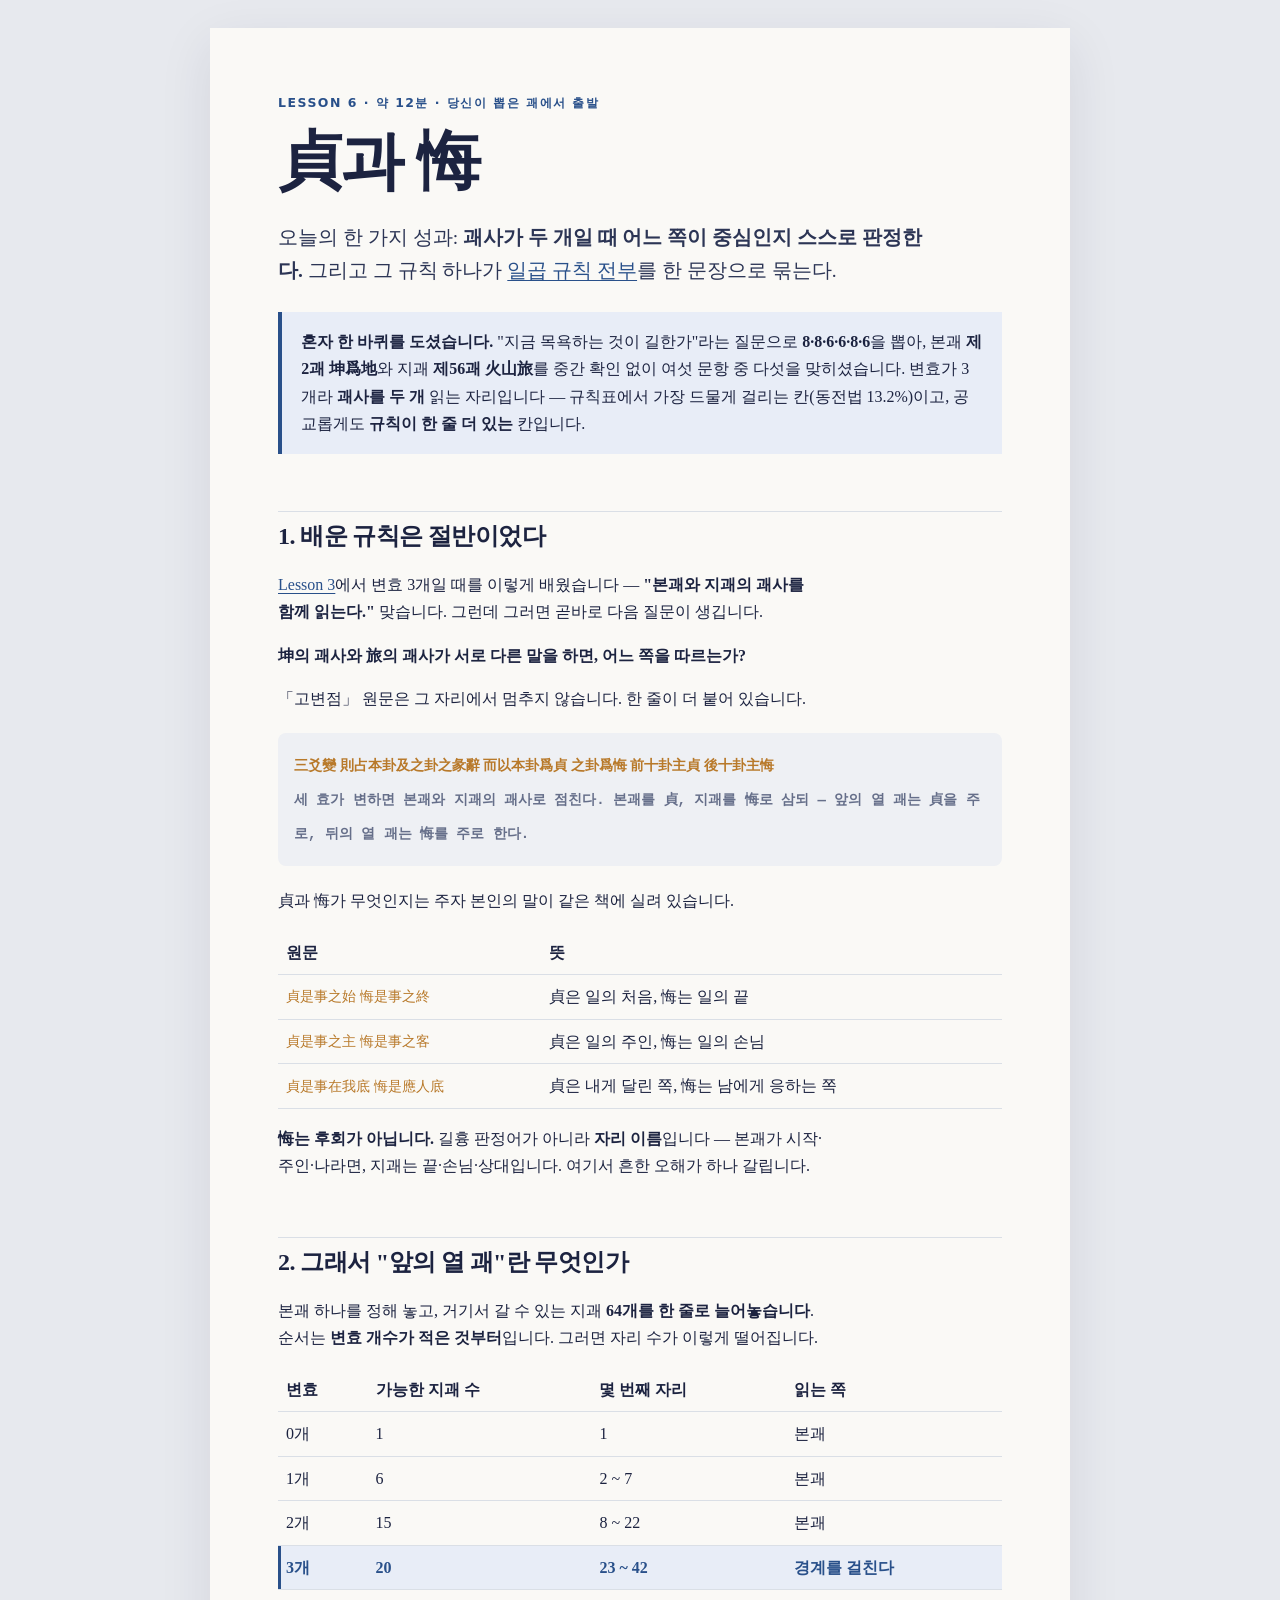
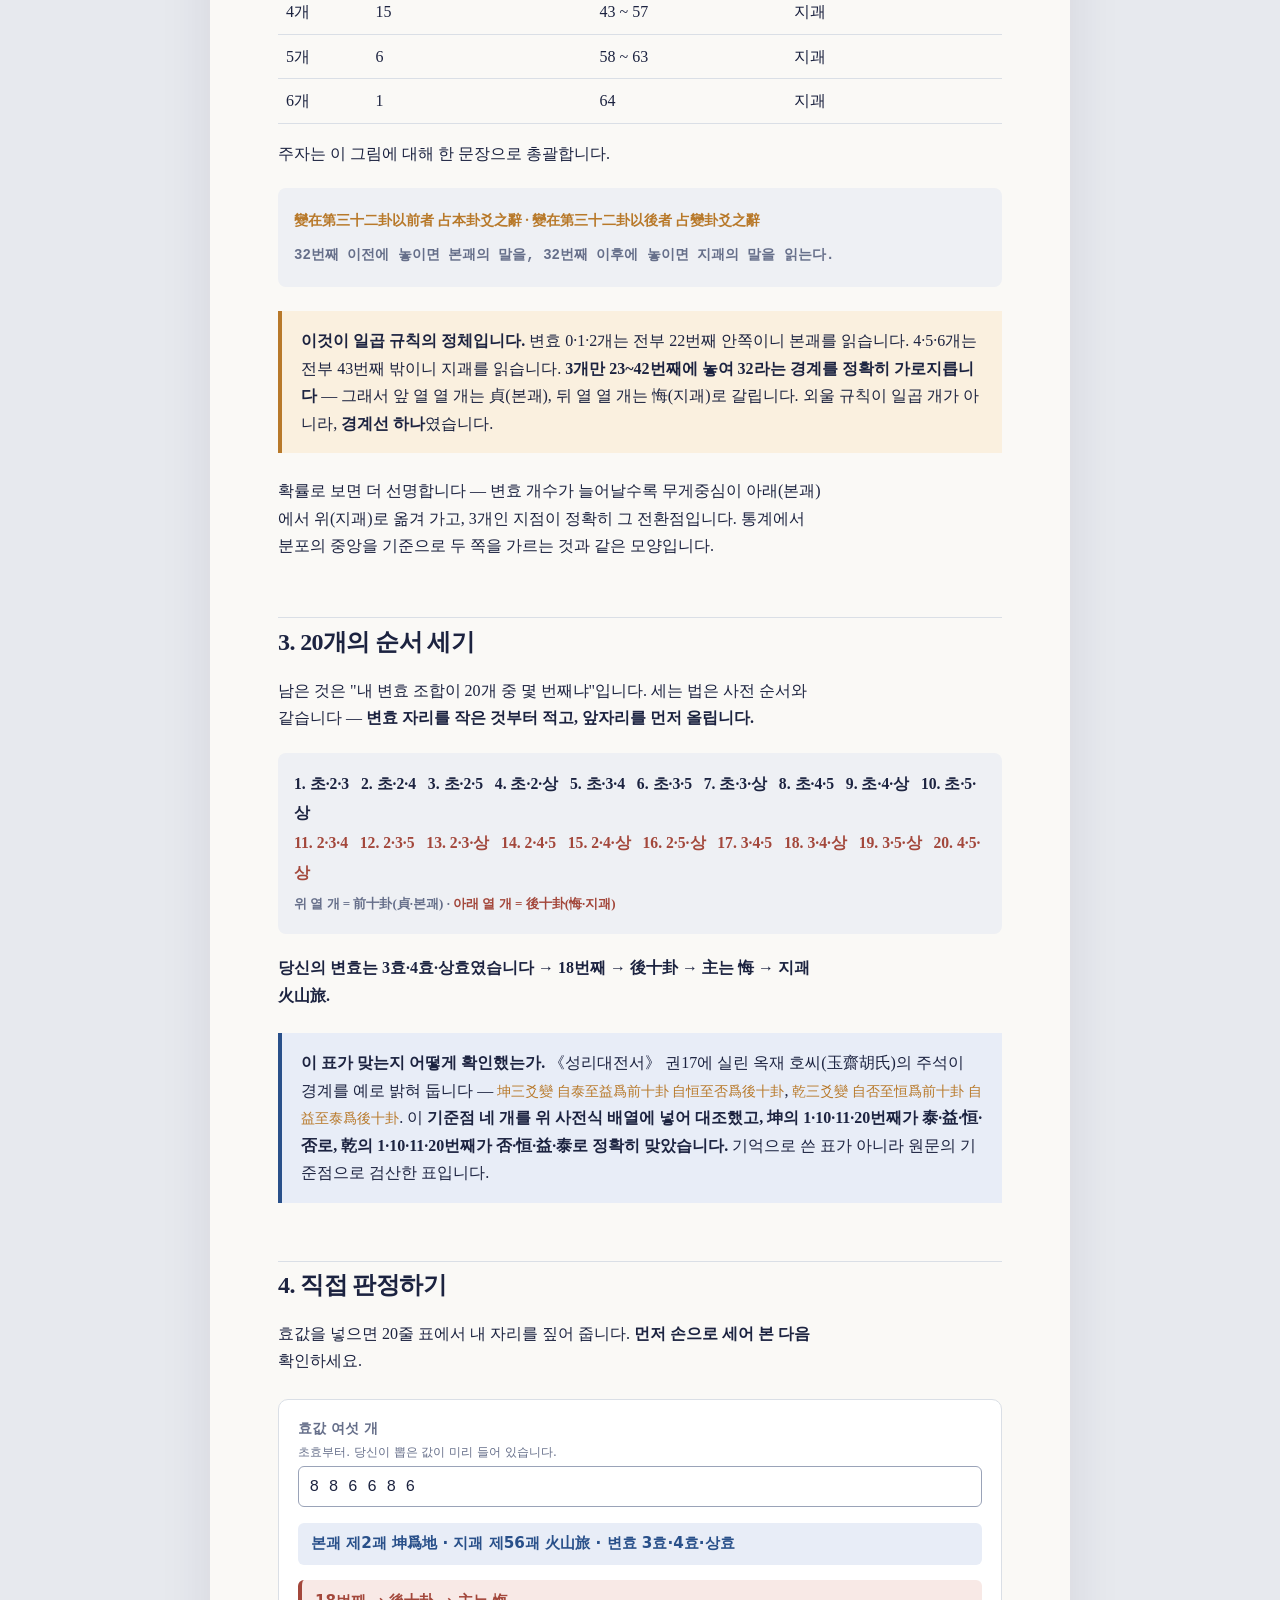
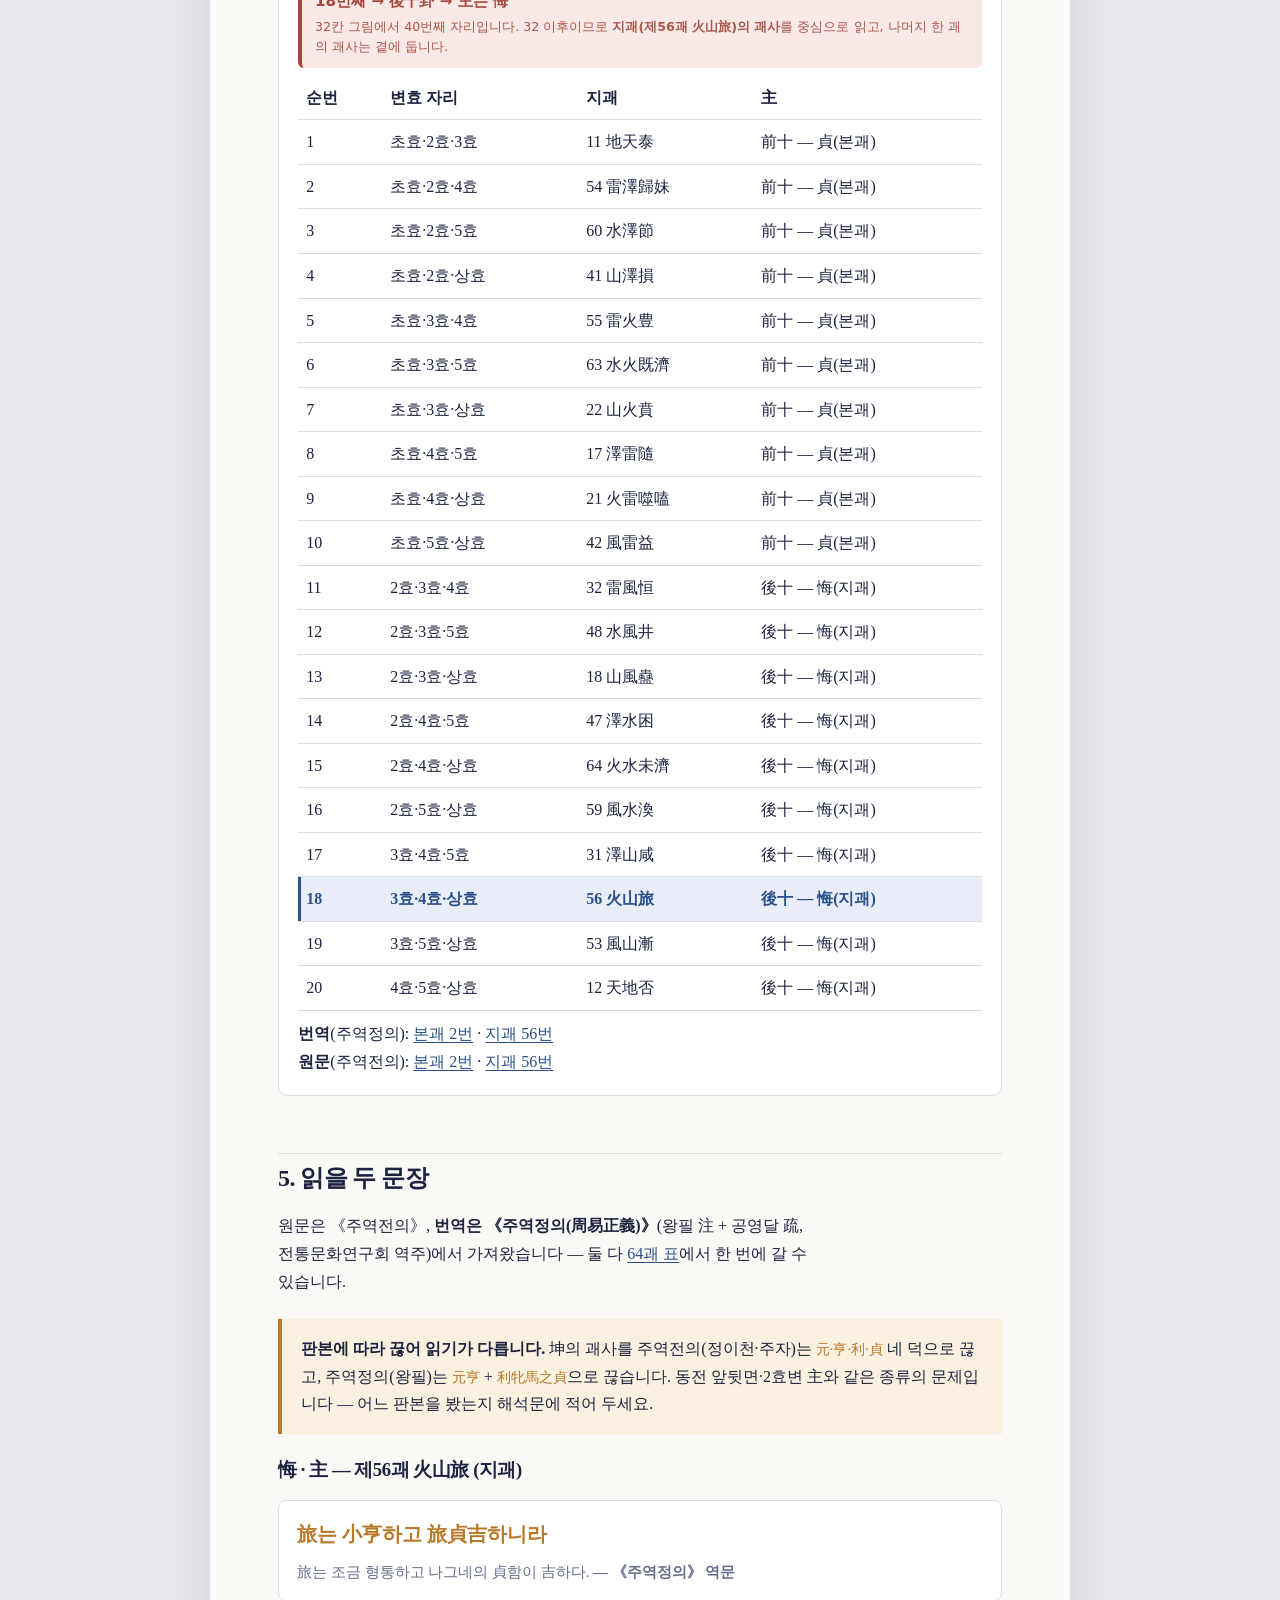
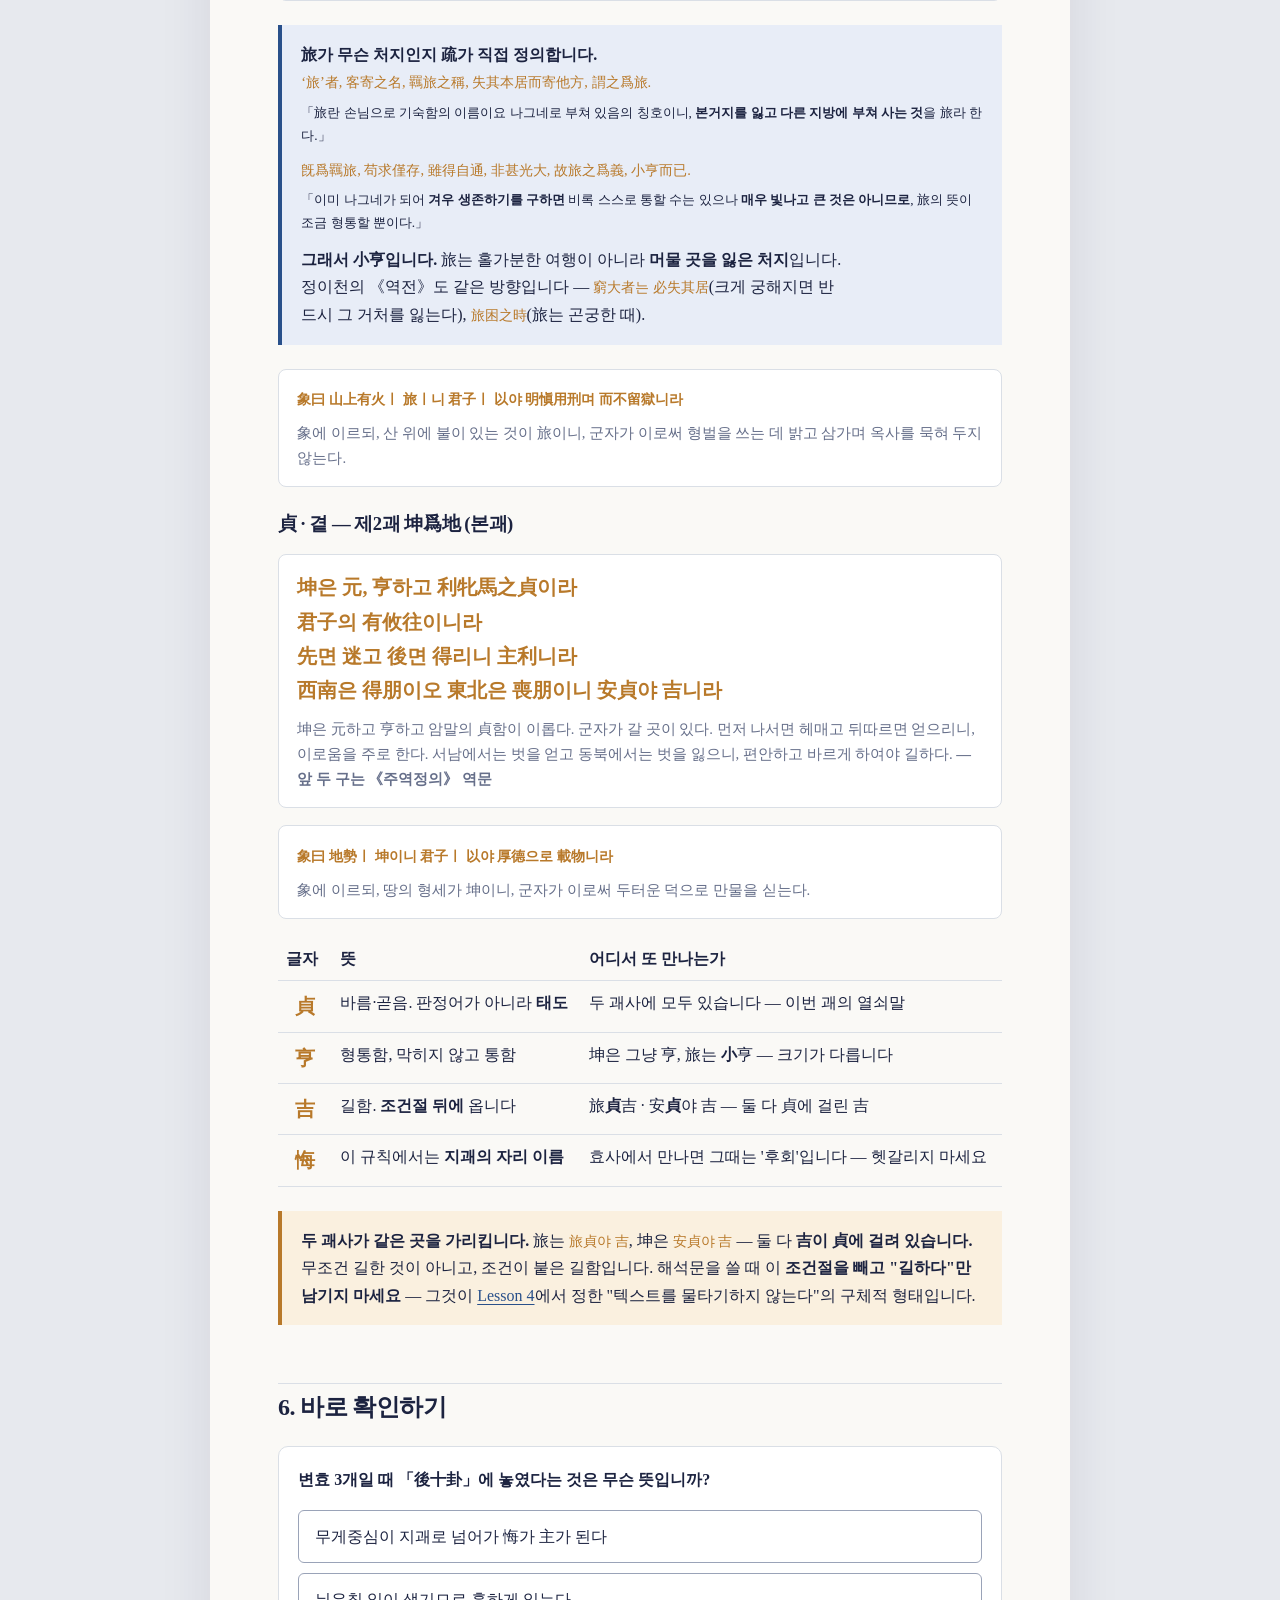
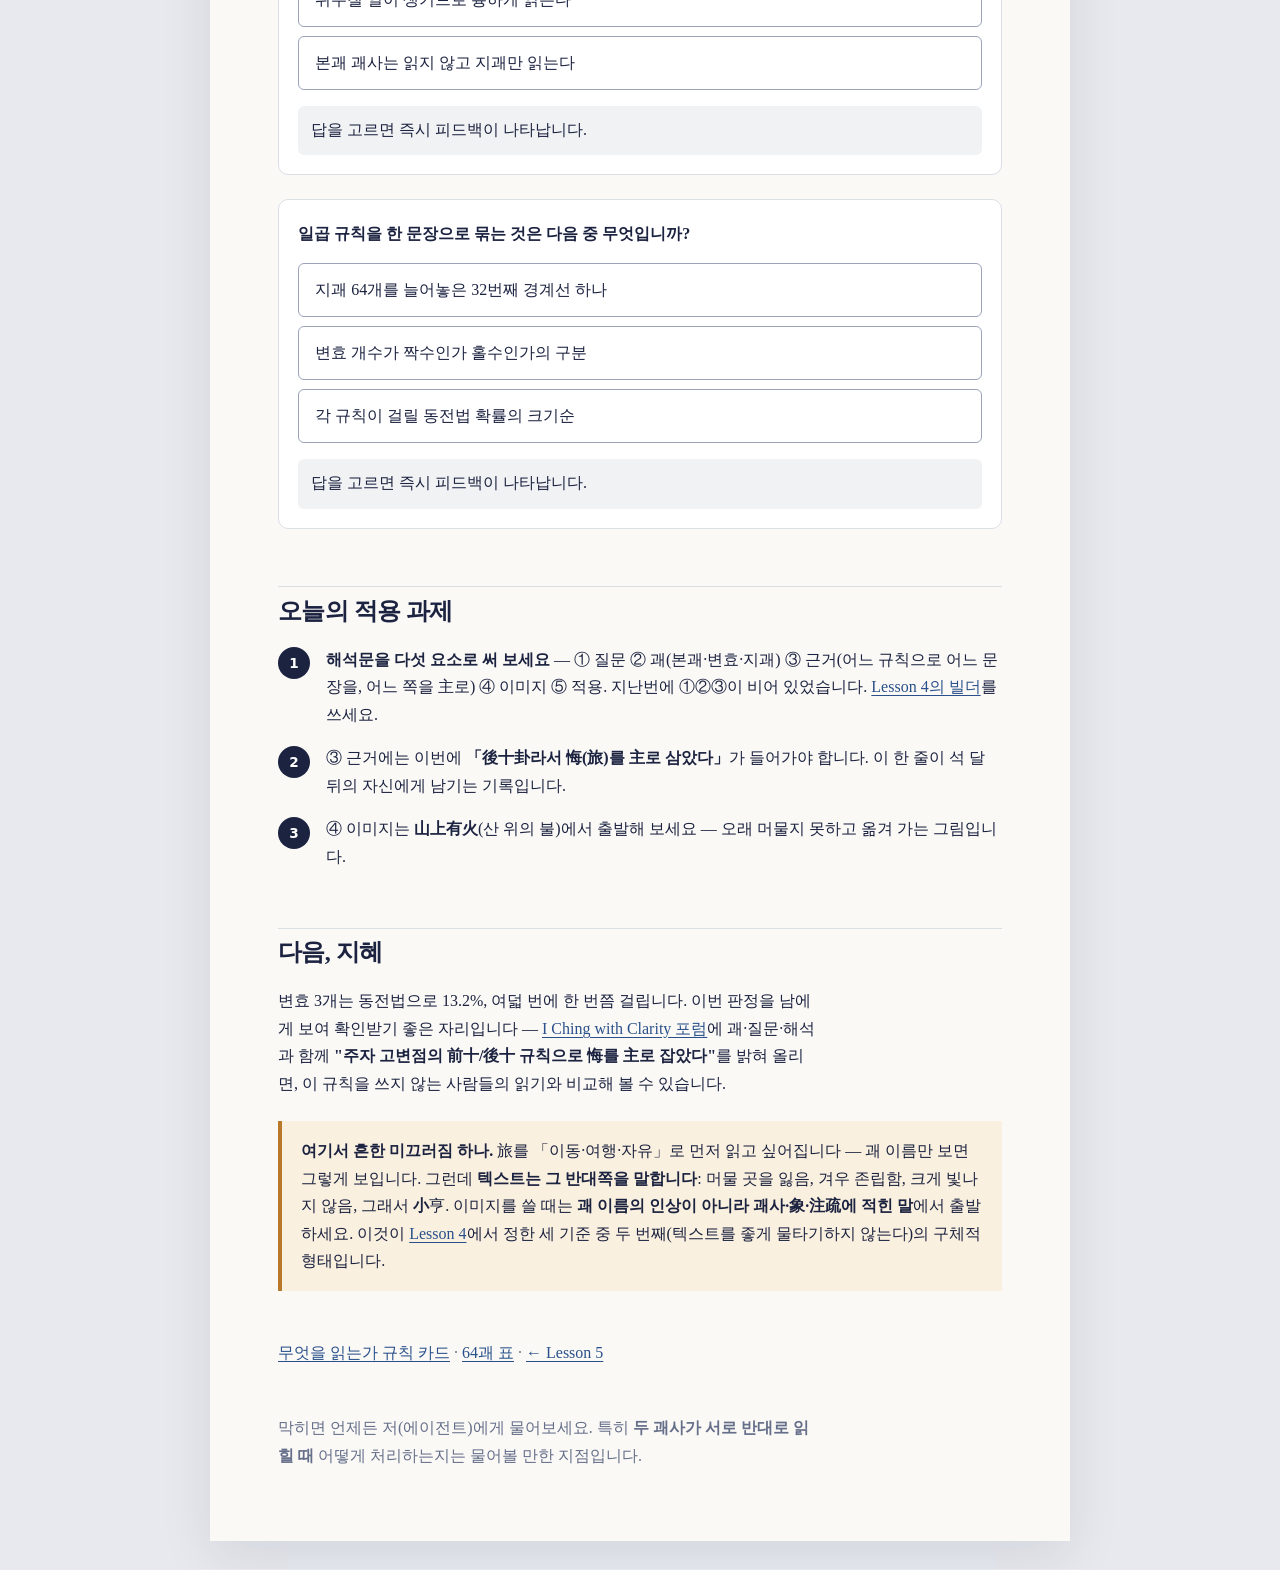
<file: lessons/0006-zhen-and-hui.html>
<!doctype html>
<html lang="ko"><head><meta charset="utf-8"><meta name="viewport" content="width=device-width,initial-scale=1"><title>貞과 悔 — 32번째 자리</title><link rel="stylesheet" href="../assets/course.css"></head>
<body><main>
  <p class="eyebrow">Lesson 6 · 약 12분 · 당신이 뽑은 괘에서 출발</p>
  <h1>貞과 悔</h1>
  <p class="lede">오늘의 한 가지 성과: <strong>괘사가 두 개일 때 어느 쪽이 중심인지 스스로 판정한다.</strong> 그리고 그 규칙 하나가 <a href="../reference/reading-rules.html">일곱 규칙 전부</a>를 한 문장으로 묶는다.</p>

  <div class="goal"><strong>혼자 한 바퀴를 도셨습니다.</strong> "지금 목욕하는 것이 길한가"라는 질문으로 <strong>8·8·6·6·8·6</strong>을 뽑아, 본괘 <b>제2괘 坤爲地</b>와 지괘 <b>제56괘 火山旅</b>를 중간 확인 없이 여섯 문항 중 다섯을 맞히셨습니다. 변효가 3개라 <strong>괘사를 두 개</strong> 읽는 자리입니다 — 규칙표에서 가장 드물게 걸리는 칸(동전법 13.2%)이고, 공교롭게도 <strong>규칙이 한 줄 더 있는</strong> 칸입니다.</div>

  <h2>1. 배운 규칙은 절반이었다</h2>
  <p><a href="0003-what-to-read.html">Lesson 3</a>에서 변효 3개일 때를 이렇게 배웠습니다 — <strong>"본괘와 지괘의 괘사를 함께 읽는다."</strong> 맞습니다. 그런데 그러면 곧바로 다음 질문이 생깁니다.</p>
  <p><strong>坤의 괘사와 旅의 괘사가 서로 다른 말을 하면, 어느 쪽을 따르는가?</strong></p>
  <p>「고변점」 원문은 그 자리에서 멈추지 않습니다. 한 줄이 더 붙어 있습니다.</p>
  <div class="formula" style="text-align:left;font-size:1.05rem;line-height:2">
    <span class="src">三爻變 則占本卦及之卦之彖辭 而<b>以本卦爲貞 之卦爲悔</b> <b>前十卦主貞 後十卦主悔</b></span><br>
    <small style="font-family:inherit;color:#666f8a">세 효가 변하면 본괘와 지괘의 괘사로 점친다. 본괘를 貞, 지괘를 悔로 삼되 — <b>앞의 열 괘는 貞을 주로, 뒤의 열 괘는 悔를 주로</b> 한다.</small>
  </div>
  <p>貞과 悔가 무엇인지는 주자 본인의 말이 같은 책에 실려 있습니다.</p>
  <table class="mini-table">
    <thead><tr><th>원문</th><th>뜻</th></tr></thead>
    <tbody>
      <tr><td class="src">貞是事之始 悔是事之終</td><td>貞은 일의 처음, 悔는 일의 끝</td></tr>
      <tr><td class="src">貞是事之主 悔是事之客</td><td>貞은 일의 주인, 悔는 일의 손님</td></tr>
      <tr><td class="src">貞是事在我底 悔是應人底</td><td>貞은 내게 달린 쪽, 悔는 남에게 응하는 쪽</td></tr>
    </tbody>
  </table>
  <p><strong>悔는 후회가 아닙니다.</strong> 길흉 판정어가 아니라 <strong>자리 이름</strong>입니다 — 본괘가 시작·주인·나라면, 지괘는 끝·손님·상대입니다. 여기서 흔한 오해가 하나 갈립니다.</p>

  <h2>2. 그래서 "앞의 열 괘"란 무엇인가</h2>
  <p>본괘 하나를 정해 놓고, 거기서 갈 수 있는 지괘 <strong>64개를 한 줄로 늘어놓습니다</strong>. 순서는 <strong>변효 개수가 적은 것부터</strong>입니다. 그러면 자리 수가 이렇게 떨어집니다.</p>
  <table class="mini-table">
    <thead><tr><th>변효</th><th>가능한 지괘 수</th><th>몇 번째 자리</th><th>읽는 쪽</th></tr></thead>
    <tbody>
      <tr><td>0개</td><td>1</td><td>1</td><td>본괘</td></tr>
      <tr><td>1개</td><td>6</td><td>2 ~ 7</td><td>본괘</td></tr>
      <tr><td>2개</td><td>15</td><td>8 ~ 22</td><td>본괘</td></tr>
      <tr class="hit"><td><b>3개</b></td><td><b>20</b></td><td><b>23 ~ 42</b></td><td><b>경계를 걸친다</b></td></tr>
      <tr><td>4개</td><td>15</td><td>43 ~ 57</td><td>지괘</td></tr>
      <tr><td>5개</td><td>6</td><td>58 ~ 63</td><td>지괘</td></tr>
      <tr><td>6개</td><td>1</td><td>64</td><td>지괘</td></tr>
    </tbody>
  </table>
  <p>주자는 이 그림에 대해 한 문장으로 총괄합니다.</p>
  <div class="formula" style="text-align:left;font-size:1.05rem;line-height:2">
    <span class="src">變在第<b>三十二卦以前</b>者 占本卦爻之辭 · 變在第<b>三十二卦以後</b>者 占變卦爻之辭</span><br>
    <small style="font-family:inherit;color:#666f8a">32번째 이전에 놓이면 본괘의 말을, 32번째 이후에 놓이면 지괘의 말을 읽는다.</small>
  </div>
  <div class="callout warning"><strong>이것이 일곱 규칙의 정체입니다.</strong> 변효 0·1·2개는 전부 22번째 안쪽이니 본괘를 읽습니다. 4·5·6개는 전부 43번째 밖이니 지괘를 읽습니다. <strong>3개만 23~42번째에 놓여 32라는 경계를 정확히 가로지릅니다</strong> — 그래서 앞 열 열 개는 貞(본괘), 뒤 열 열 개는 悔(지괘)로 갈립니다. 외울 규칙이 일곱 개가 아니라, <strong>경계선 하나</strong>였습니다.</div>
  <p>확률로 보면 더 선명합니다 — 변효 개수가 늘어날수록 무게중심이 아래(본괘)에서 위(지괘)로 옮겨 가고, 3개인 지점이 정확히 그 전환점입니다. 통계에서 분포의 중앙을 기준으로 두 쪽을 가르는 것과 같은 모양입니다.</p>

  <h2>3. 20개의 순서 세기</h2>
  <p>남은 것은 "내 변효 조합이 20개 중 몇 번째냐"입니다. 세는 법은 사전 순서와 같습니다 — <strong>변효 자리를 작은 것부터 적고, 앞자리를 먼저 올립니다.</strong></p>
  <div class="formula" style="text-align:left;font-family:inherit;font-size:.98rem;line-height:1.9">
    1. 초·2·3 &nbsp; 2. 초·2·4 &nbsp; 3. 초·2·5 &nbsp; 4. 초·2·상 &nbsp; 5. 초·3·4 &nbsp; 6. 초·3·5 &nbsp; 7. 초·3·상 &nbsp; 8. 초·4·5 &nbsp; 9. 초·4·상 &nbsp; <b>10. 초·5·상</b><br>
    <span style="color:#a3473b">11. 2·3·4 &nbsp; 12. 2·3·5 &nbsp; 13. 2·3·상 &nbsp; 14. 2·4·5 &nbsp; 15. 2·4·상 &nbsp; 16. 2·5·상 &nbsp; 17. 3·4·5 &nbsp; <b>18. 3·4·상</b> &nbsp; 19. 3·5·상 &nbsp; 20. 4·5·상</span><br>
    <small style="color:#666f8a">위 열 개 = 前十卦(貞·본괘) · <span style="color:#a3473b">아래 열 개 = 後十卦(悔·지괘)</span></small>
  </div>
  <p><strong>당신의 변효는 3효·4효·상효였습니다 → 18번째 → 後十卦 → 主는 悔 → 지괘 火山旅.</strong></p>
  <div class="callout"><strong>이 표가 맞는지 어떻게 확인했는가.</strong> 《성리대전서》 권17에 실린 옥재 호씨(玉齋胡氏)의 주석이 경계를 예로 밝혀 둡니다 — <span class="src">坤三爻變 自泰至益爲前十卦 自恒至否爲後十卦</span>, <span class="src">乾三爻變 自否至恒爲前十卦 自益至泰爲後十卦</span>. 이 <strong>기준점 네 개를 위 사전식 배열에 넣어 대조했고, 坤의 1·10·11·20번째가 泰·益·恒·否로, 乾의 1·10·11·20번째가 否·恒·益·泰로 정확히 맞았습니다.</strong> 기억으로 쓴 표가 아니라 원문의 기준점으로 검산한 표입니다.</div>

  <h2>4. 직접 판정하기</h2>
  <p>효값을 넣으면 20줄 표에서 내 자리를 짚어 줍니다. <strong>먼저 손으로 세어 본 다음</strong> 확인하세요.</p>
  <section class="calculator" data-zhenhui>
    <label style="display:grid;gap:.35rem;color:#666f8a;font:600 .9rem ui-sans-serif,system-ui,sans-serif">효값 여섯 개 <small style="font-weight:400">초효부터. 당신이 뽑은 값이 미리 들어 있습니다.</small>
      <input data-zh-values value="8 8 6 6 8 6" style="padding:.65rem;border:1px solid #9aa3b8;border-radius:6px;font:1rem ui-monospace,Menlo,monospace"></label>
    <div data-zh-out style="margin-top:1rem"></div>
  </section>

  <h2>5. 읽을 두 문장</h2>
  <p>원문은 《주역전의》, <strong>번역은 《주역정의(周易正義)》</strong>(왕필 注 + 공영달 疏, 전통문화연구회 역주)에서 가져왔습니다 — 둘 다 <a href="../reference/64-hexagram-table.html">64괘 표</a>에서 한 번에 갈 수 있습니다.</p>
  <div class="callout warning"><strong>판본에 따라 끊어 읽기가 다릅니다.</strong> 坤의 괘사를 주역전의(정이천·주자)는 <span class="src">元·亨·利·貞</span> 네 덕으로 끊고, 주역정의(왕필)는 <span class="src">元亨</span> + <span class="src">利牝馬之貞</span>으로 끊습니다. 동전 앞뒷면·2효변 主와 같은 종류의 문제입니다 — 어느 판본을 봤는지 해석문에 적어 두세요.</div>

  <h3 style="margin-top:1.6rem">悔 · 主 — 제56괘 火山旅 (지괘)</h3>
  <div class="hanja">
    <span class="src" style="font-size:1.25rem">旅는 小亨하고 旅貞吉하니라</span>
    <small>旅는 조금 형통하고 나그네의 貞함이 吉하다. <b>— 《주역정의》 역문</b></small>
  </div>
  <div class="callout"><strong>旅가 무슨 처지인지 疏가 직접 정의합니다.</strong><br>
    <span class="src">‘旅’者, 客寄之名, 羈旅之稱, 失其本居而寄他方, 謂之爲旅.</span><br>
    <small style="display:block;margin-top:.4rem">「旅란 손님으로 기숙함의 이름이요 나그네로 부쳐 있음의 칭호이니, <b>본거지를 잃고 다른 지방에 부쳐 사는 것</b>을 旅라 한다.」</small>
    <span class="src" style="display:block;margin-top:.6rem">旣爲羈旅, 苟求僅存, 雖得自通, 非甚光大, 故旅之爲義, 小亨而已.</span>
    <small style="display:block;margin-top:.4rem">「이미 나그네가 되어 <b>겨우 생존하기를 구하면</b> 비록 스스로 통할 수는 있으나 <b>매우 빛나고 큰 것은 아니므로</b>, 旅의 뜻이 조금 형통할 뿐이다.」</small>
    <p style="margin:.7rem 0 0"><strong>그래서 小亨입니다.</strong> 旅는 홀가분한 여행이 아니라 <strong>머물 곳을 잃은 처지</strong>입니다. 정이천의 《역전》도 같은 방향입니다 — <span class="src">窮大者는 必失其居</span>(크게 궁해지면 반드시 그 거처를 잃는다), <span class="src">旅困之時</span>(旅는 곤궁한 때).</p></div>
  <div class="hanja">
    <span class="src">象曰 山上有火ㅣ 旅ㅣ니 君子ㅣ 以야 明愼用刑며 而不留獄니라</span>
    <small>象에 이르되, 산 위에 불이 있는 것이 旅이니, 군자가 이로써 형벌을 쓰는 데 밝고 삼가며 옥사를 묵혀 두지 않는다.</small>
  </div>

  <h3 style="margin-top:1.6rem">貞 · 곁 — 제2괘 坤爲地 (본괘)</h3>
  <div class="hanja">
    <span class="src" style="font-size:1.25rem">坤은 元, 亨하고 利牝馬之貞이라<br>君子의 有攸往이니라<br>先면 迷고 後면 得리니 主利니라<br>西南은 得朋이오 東北은 喪朋이니 安貞야 吉니라</span>
    <small>坤은 元하고 亨하고 암말의 貞함이 이롭다. 군자가 갈 곳이 있다. 먼저 나서면 헤매고 뒤따르면 얻으리니, 이로움을 주로 한다. 서남에서는 벗을 얻고 동북에서는 벗을 잃으니, 편안하고 바르게 하여야 길하다. <b>— 앞 두 구는 《주역정의》 역문</b></small>
  </div>
  <div class="hanja">
    <span class="src">象曰 地勢ㅣ 坤이니 君子ㅣ 以야 厚德으로 載物니라</span>
    <small>象에 이르되, 땅의 형세가 坤이니, 군자가 이로써 두터운 덕으로 만물을 싣는다.</small>
  </div>
  <table class="hanja-mini">
    <thead><tr><th>글자</th><th>뜻</th><th>어디서 또 만나는가</th></tr></thead>
    <tbody>
      <tr><td class="src">貞</td><td>바름·곧음. 판정어가 아니라 <b>태도</b></td><td>두 괘사에 모두 있습니다 — 이번 괘의 열쇠말</td></tr>
      <tr><td class="src">亨</td><td>형통함, 막히지 않고 통함</td><td>坤은 그냥 亨, 旅는 <b>小</b>亨 — 크기가 다릅니다</td></tr>
      <tr><td class="src">吉</td><td>길함. <b>조건절 뒤에</b> 옵니다</td><td>旅<b>貞</b>吉 · 安<b>貞</b>야 吉 — 둘 다 貞에 걸린 吉</td></tr>
      <tr><td class="src">悔</td><td>이 규칙에서는 <b>지괘의 자리 이름</b></td><td>효사에서 만나면 그때는 '후회'입니다 — 헷갈리지 마세요</td></tr>
    </tbody>
  </table>
  <div class="callout warning"><strong>두 괘사가 같은 곳을 가리킵니다.</strong> 旅는 <span class="src">旅貞야 吉</span>, 坤은 <span class="src">安貞야 吉</span> — 둘 다 <strong>吉이 貞에 걸려 있습니다.</strong> 무조건 길한 것이 아니고, 조건이 붙은 길함입니다. 해석문을 쓸 때 이 <strong>조건절을 빼고 "길하다"만 남기지 마세요</strong> — 그것이 <a href="0004-write-the-reading.html">Lesson 4</a>에서 정한 "텍스트를 물타기하지 않는다"의 구체적 형태입니다.</div>

  <h2>6. 바로 확인하기</h2>
  <section class="quiz" data-quiz>
    <strong>변효 3개일 때 「後十卦」에 놓였다는 것은 무슨 뜻입니까?</strong>
    <div class="choices">
      <button data-correct="true" data-good="정답입니다. 32번째 경계보다 뒤에 놓였으므로 무게중심이 지괘로 넘어갑니다. 본괘 괘사도 읽되 중심은 아닙니다." data-again="">무게중심이 지괘로 넘어가 悔가 主가 된다</button>
      <button data-correct="false" data-again="悔는 길흉 판정어가 아니라 자리 이름입니다. 주자 본인이 '貞은 주인, 悔는 손님'이라고 풀었습니다." data-good="">뉘우칠 일이 생기므로 흉하게 읽는다</button>
      <button data-correct="false" data-again="본괘 괘사를 버리지는 않습니다. 두 괘사를 다 읽되 어느 쪽을 중심에 두는지가 갈릴 뿐입니다." data-good="">본괘 괘사는 읽지 않고 지괘만 읽는다</button>
    </div><div class="feedback" aria-live="polite">답을 고르면 즉시 피드백이 나타납니다.</div>
  </section>

  <section class="quiz" data-quiz>
    <strong>일곱 규칙을 한 문장으로 묶는 것은 다음 중 무엇입니까?</strong>
    <div class="choices">
      <button data-correct="true" data-good="정답입니다. 32번째 경계 하나가 일곱 조항 전부를 설명합니다. 0·1·2개는 경계 앞, 4·5·6개는 경계 뒤, 3개만 경계를 걸칩니다." data-again="">지괘 64개를 늘어놓은 32번째 경계선 하나</button>
      <button data-correct="false" data-again="변효가 짝수냐 홀수냐는 규칙과 무관합니다. 기준은 몇 번째 자리에 놓이느냐입니다." data-good="">변효 개수가 짝수인가 홀수인가의 구분</button>
      <button data-correct="false" data-again="확률은 어느 규칙이 자주 걸리는지 알려줄 뿐, 무엇을 읽을지 정하지는 않습니다." data-good="">각 규칙이 걸릴 동전법 확률의 크기순</button>
    </div><div class="feedback" aria-live="polite">답을 고르면 즉시 피드백이 나타납니다.</div>
  </section>

  <h2>오늘의 적용 과제</h2>
  <ol class="steps">
    <li><strong>해석문을 다섯 요소로 써 보세요</strong> — ① 질문 ② 괘(본괘·변효·지괘) ③ 근거(어느 규칙으로 어느 문장을, 어느 쪽을 主로) ④ 이미지 ⑤ 적용. 지난번에 ①②③이 비어 있었습니다. <a href="0004-write-the-reading.html">Lesson 4의 빌더</a>를 쓰세요.</li>
    <li>③ 근거에는 이번에 <strong>「後十卦라서 悔(旅)를 主로 삼았다」</strong>가 들어가야 합니다. 이 한 줄이 석 달 뒤의 자신에게 남기는 기록입니다.</li>
    <li>④ 이미지는 <strong>山上有火</strong>(산 위의 불)에서 출발해 보세요 — 오래 머물지 못하고 옮겨 가는 그림입니다.</li>
  </ol>

  <h2>다음, 지혜</h2>
  <p>변효 3개는 동전법으로 13.2%, 여덟 번에 한 번쯤 걸립니다. 이번 판정을 남에게 보여 확인받기 좋은 자리입니다 — <a href="https://www.onlineclarity.co.uk/join/" target="_blank">I Ching with Clarity 포럼</a>에 괘·질문·해석과 함께 <strong>"주자 고변점의 前十/後十 규칙으로 悔를 主로 잡았다"</strong>를 밝혀 올리면, 이 규칙을 쓰지 않는 사람들의 읽기와 비교해 볼 수 있습니다.</p>

  <div class="callout warning"><strong>여기서 흔한 미끄러짐 하나.</strong> 旅를 「이동·여행·자유」로 먼저 읽고 싶어집니다 — 괘 이름만 보면 그렇게 보입니다. 그런데 <strong>텍스트는 그 반대쪽을 말합니다</strong>: 머물 곳을 잃음, 겨우 존립함, 크게 빛나지 않음, 그래서 <strong>小</strong>亨. 이미지를 쓸 때는 <strong>괘 이름의 인상이 아니라 괘사·象·注疏에 적힌 말</strong>에서 출발하세요. 이것이 <a href="0004-write-the-reading.html">Lesson 4</a>에서 정한 세 기준 중 두 번째(텍스트를 좋게 물타기하지 않는다)의 구체적 형태입니다.</div>

  <p class="next"><a href="../reference/reading-rules.html">무엇을 읽는가 규칙 카드</a> · <a href="../reference/64-hexagram-table.html">64괘 표</a> · <a href="0005-full-lap-alone.html">← Lesson 5</a></p>
  <p class="next">막히면 언제든 저(에이전트)에게 물어보세요. 특히 <strong>두 괘사가 서로 반대로 읽힐 때</strong> 어떻게 처리하는지는 물어볼 만한 지점입니다.</p>
  <script src="../assets/quiz.js"></script>
  <script src="../assets/hexagram.js"></script>
  <script src="../assets/hex64.js"></script>
  <script src="../assets/db-links.js"></script>
  <script src="../assets/zhen-hui.js"></script>
</main></body></html>
</file>
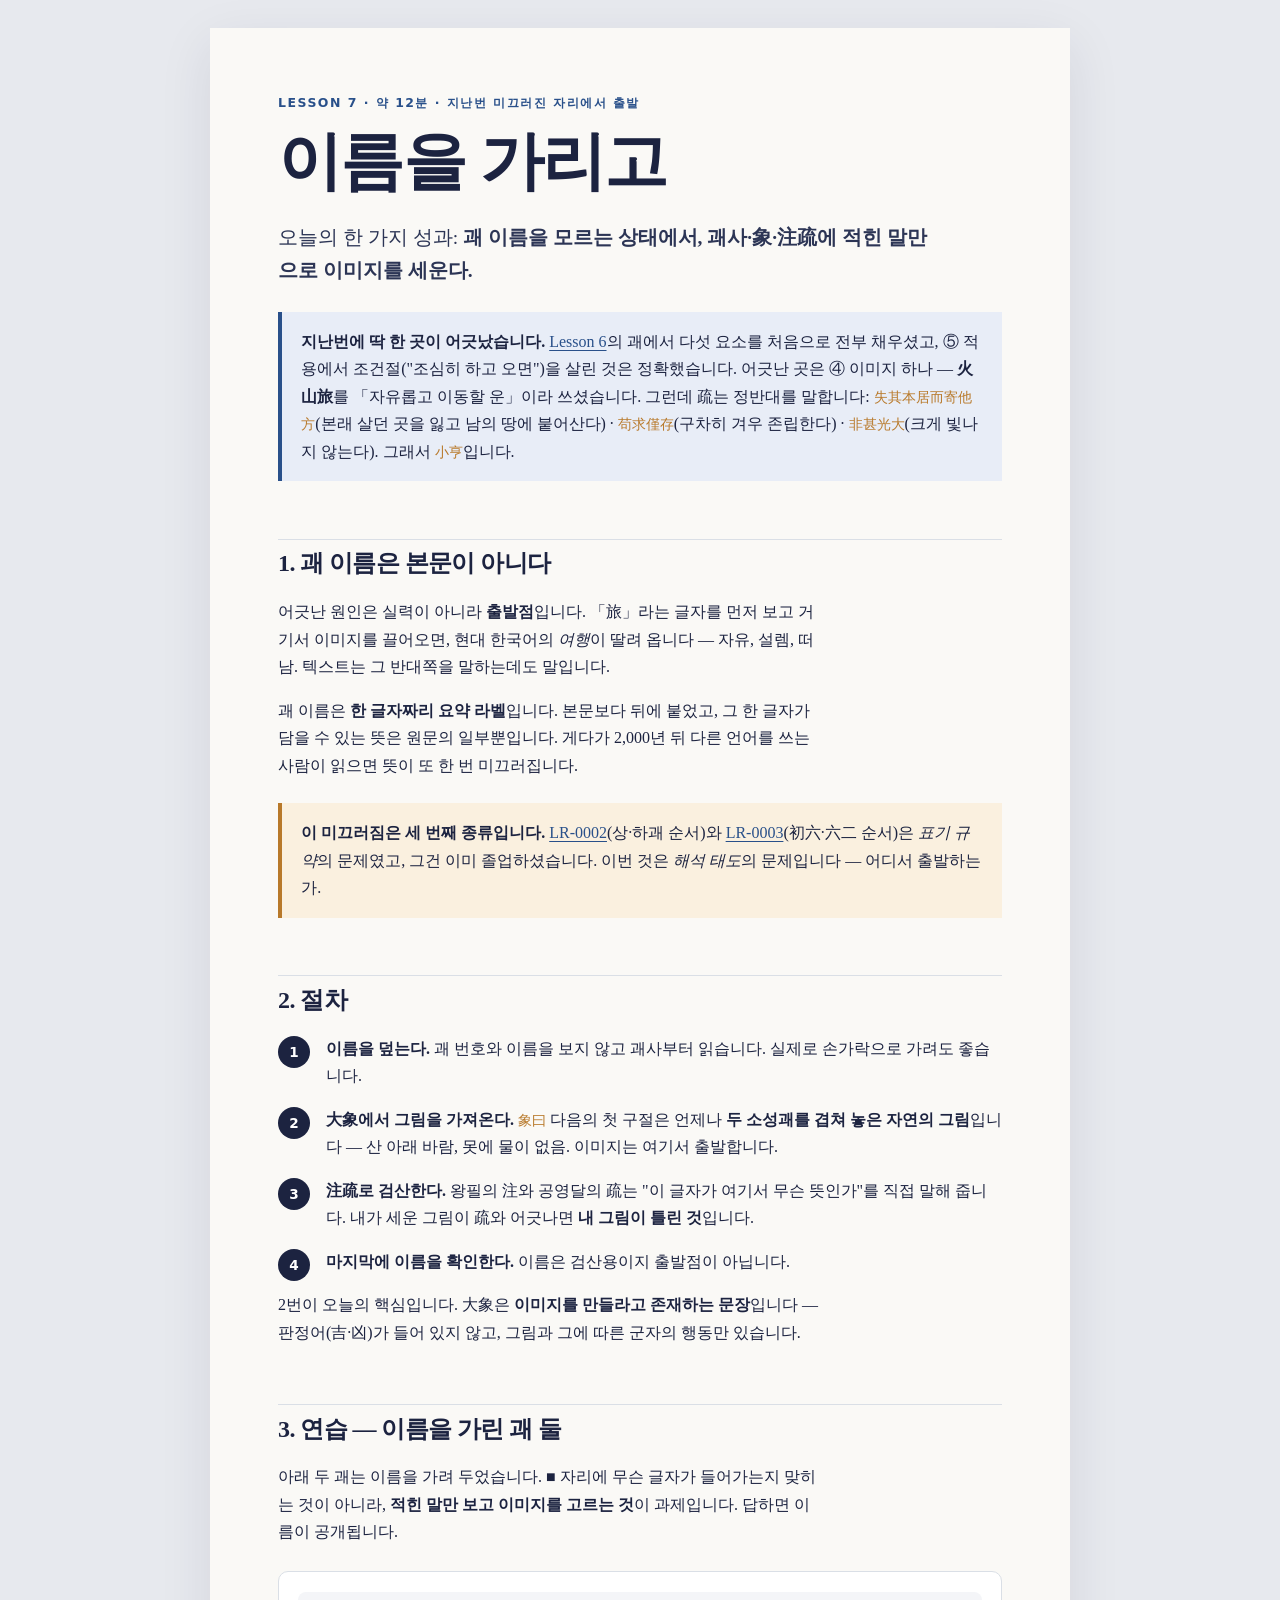
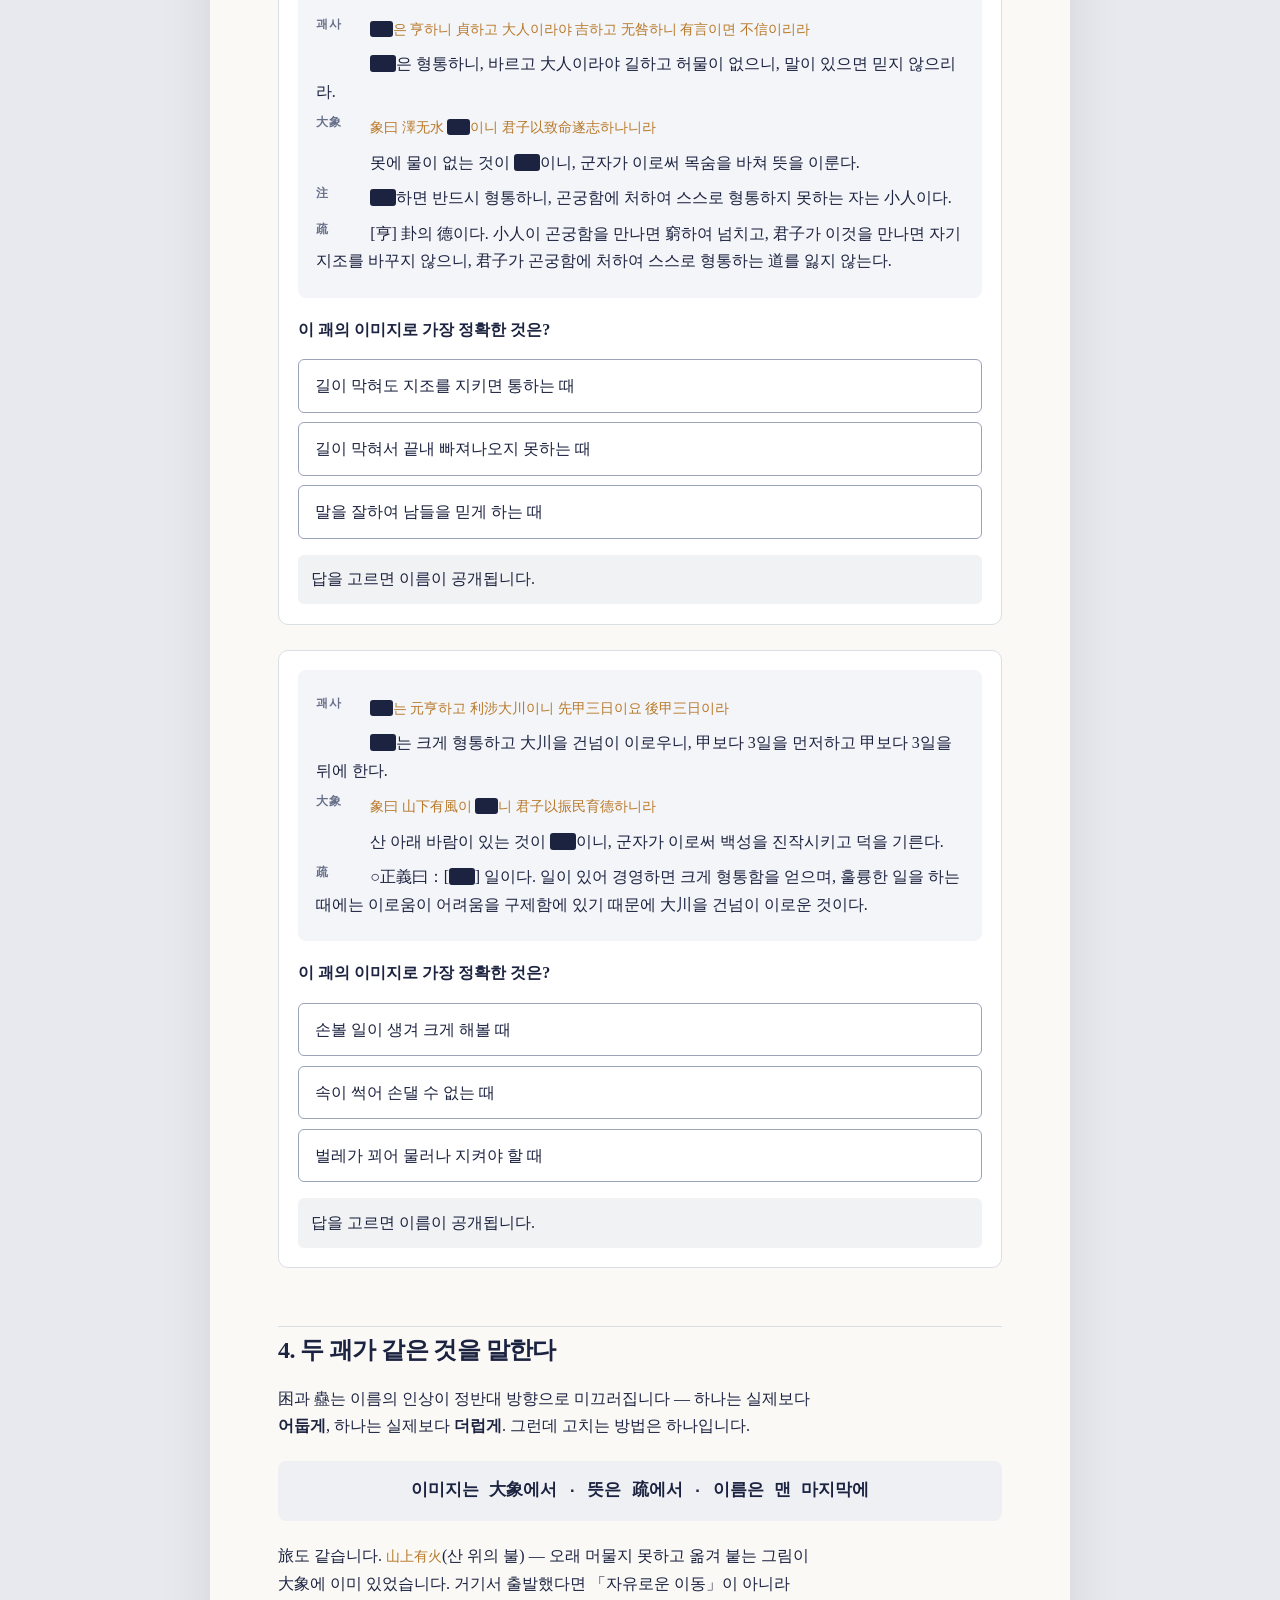
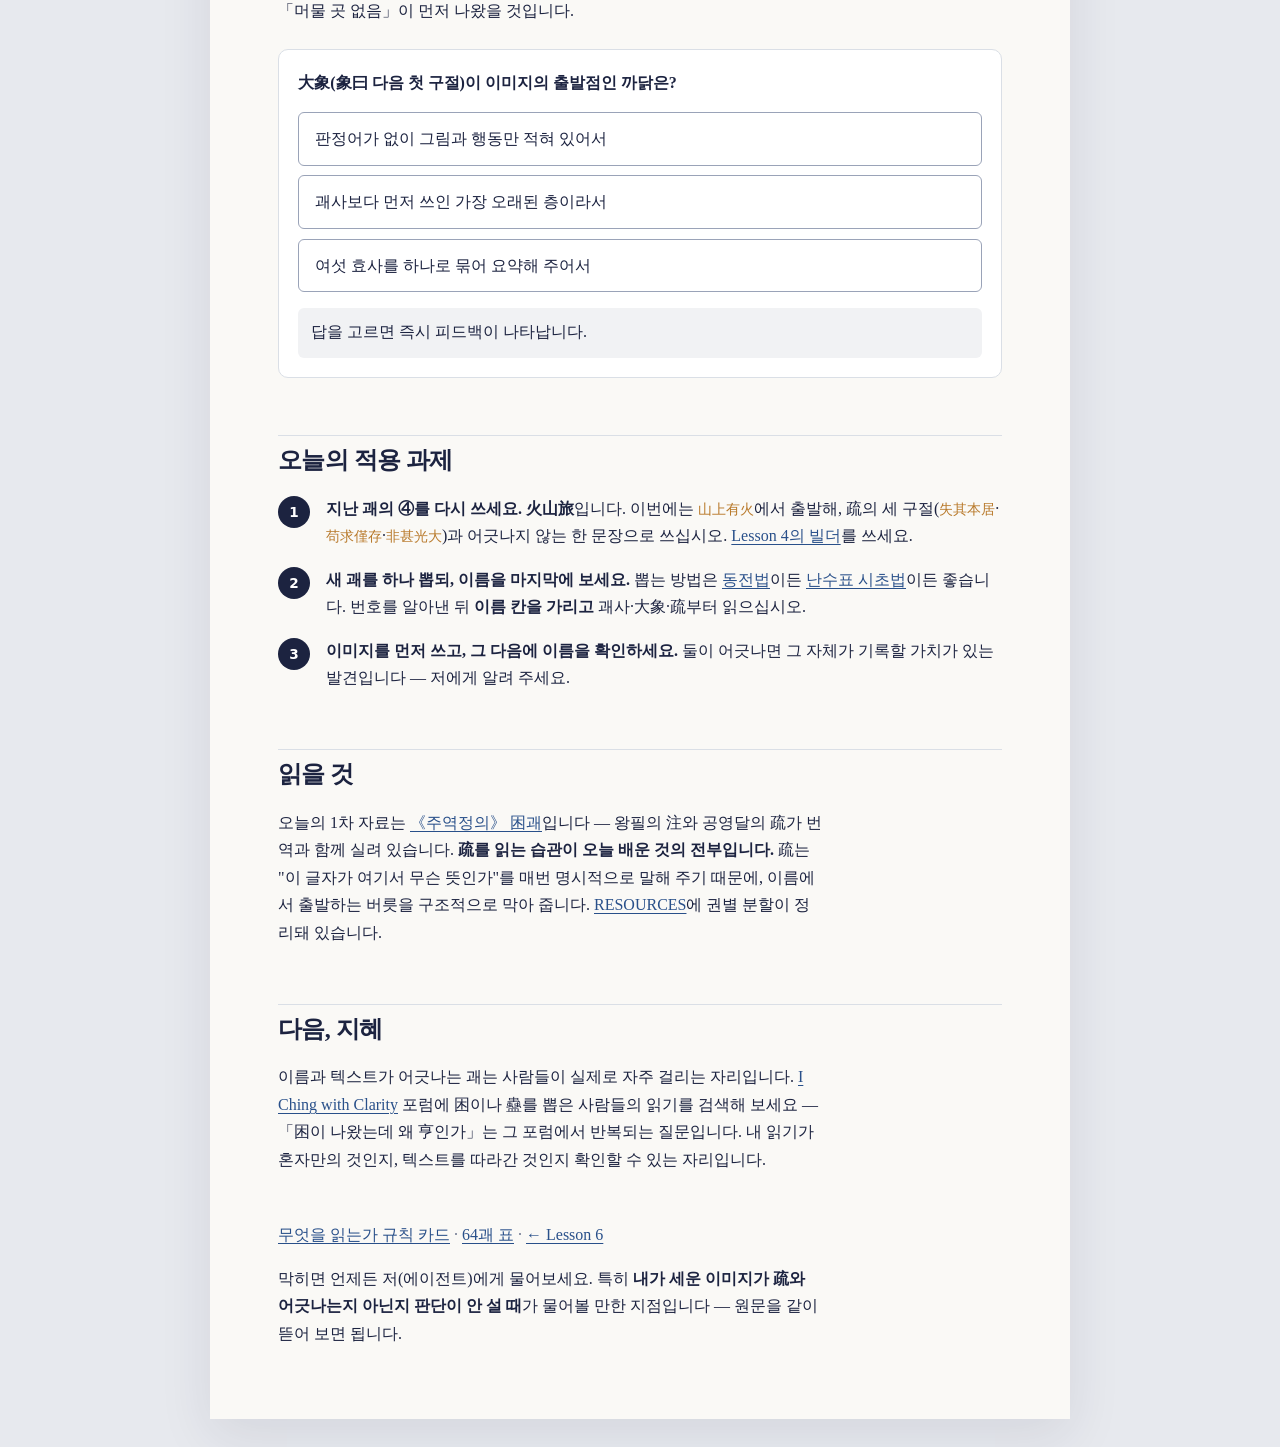
<file: lessons/0007-read-the-text-not-the-name.html>
<!doctype html>
<html lang="ko"><head><meta charset="utf-8"><meta name="viewport" content="width=device-width,initial-scale=1"><title>이름을 가리고 읽기</title><link rel="stylesheet" href="../assets/course.css"></head>
<body><main>
  <p class="eyebrow">Lesson 7 · 약 12분 · 지난번 미끄러진 자리에서 출발</p>
  <h1>이름을 가리고</h1>
  <p class="lede">오늘의 한 가지 성과: <strong>괘 이름을 모르는 상태에서, 괘사·象·注疏에 적힌 말만으로 이미지를 세운다.</strong></p>

  <div class="goal"><strong>지난번에 딱 한 곳이 어긋났습니다.</strong> <a href="0006-zhen-and-hui.html">Lesson 6</a>의 괘에서 다섯 요소를 처음으로 전부 채우셨고, ⑤ 적용에서 조건절("조심히 하고 오면")을 살린 것은 정확했습니다. 어긋난 곳은 ④ 이미지 하나 — <b>火山旅</b>를 「자유롭고 이동할 운」이라 쓰셨습니다. 그런데 疏는 정반대를 말합니다: <span class="src">失其本居而寄他方</span>(본래 살던 곳을 잃고 남의 땅에 붙어산다) · <span class="src">苟求僅存</span>(구차히 겨우 존립한다) · <span class="src">非甚光大</span>(크게 빛나지 않는다). 그래서 <span class="src">小亨</span>입니다.</div>

  <h2>1. 괘 이름은 본문이 아니다</h2>
  <p>어긋난 원인은 실력이 아니라 <strong>출발점</strong>입니다. 「旅」라는 글자를 먼저 보고 거기서 이미지를 끌어오면, 현대 한국어의 <em>여행</em>이 딸려 옵니다 — 자유, 설렘, 떠남. 텍스트는 그 반대쪽을 말하는데도 말입니다.</p>
  <p>괘 이름은 <strong>한 글자짜리 요약 라벨</strong>입니다. 본문보다 뒤에 붙었고, 그 한 글자가 담을 수 있는 뜻은 원문의 일부뿐입니다. 게다가 2,000년 뒤 다른 언어를 쓰는 사람이 읽으면 뜻이 또 한 번 미끄러집니다.</p>
  <div class="callout warning"><strong>이 미끄러짐은 세 번째 종류입니다.</strong> <a href="../learning-records/0002-corrects-trigram-order-reversal.md">LR-0002</a>(상·하괘 순서)와 <a href="../learning-records/0003-applies-reading-rule-but-slips-on-notation-order.md">LR-0003</a>(初六·六二 순서)은 <em>표기 규약</em>의 문제였고, 그건 이미 졸업하셨습니다. 이번 것은 <em>해석 태도</em>의 문제입니다 — 어디서 출발하는가.</div>

  <h2>2. 절차</h2>
  <ol class="steps">
    <li><strong>이름을 덮는다.</strong> 괘 번호와 이름을 보지 않고 괘사부터 읽습니다. 실제로 손가락으로 가려도 좋습니다.</li>
    <li><strong>大象에서 그림을 가져온다.</strong> <span class="src">象曰</span> 다음의 첫 구절은 언제나 <strong>두 소성괘를 겹쳐 놓은 자연의 그림</strong>입니다 — 산 아래 바람, 못에 물이 없음. 이미지는 여기서 출발합니다.</li>
    <li><strong>注疏로 검산한다.</strong> 왕필의 注와 공영달의 疏는 "이 글자가 여기서 무슨 뜻인가"를 직접 말해 줍니다. 내가 세운 그림이 疏와 어긋나면 <strong>내 그림이 틀린 것</strong>입니다.</li>
    <li><strong>마지막에 이름을 확인한다.</strong> 이름은 검산용이지 출발점이 아닙니다.</li>
  </ol>
  <p>2번이 오늘의 핵심입니다. 大象은 <strong>이미지를 만들라고 존재하는 문장</strong>입니다 — 판정어(吉·凶)가 들어 있지 않고, 그림과 그에 따른 군자의 행동만 있습니다.</p>

  <h2>3. 연습 — 이름을 가린 괘 둘</h2>
  <p>아래 두 괘는 이름을 가려 두었습니다. <strong>■</strong> 자리에 무슨 글자가 들어가는지 맞히는 것이 아니라, <strong>적힌 말만 보고 이미지를 고르는 것</strong>이 과제입니다. 답하면 이름이 공개됩니다.</p>

  <section class="blind" data-blind data-name="困">
    <div class="blind-text">
      <p><span class="label">괘사</span><span class="src"><b class="mask">困</b>은 亨하니 貞하고 大人이라야 吉하고 无咎하니 有言이면 不信이리라</span></p>
      <p><span class="label"></span><b class="mask">困</b>은 형통하니, 바르고 大人이라야 길하고 허물이 없으니, 말이 있으면 믿지 않으리라.</p>
      <p><span class="label">大象</span><span class="src">象曰 澤无水 <b class="mask">困</b>이니 君子以致命遂志하나니라</span></p>
      <p><span class="label"></span>못에 물이 없는 것이 <b class="mask">困</b>이니, 군자가 이로써 목숨을 바쳐 뜻을 이룬다.</p>
      <p><span class="label">注</span><b class="mask">困</b>하면 반드시 형통하니, 곤궁함에 처하여 스스로 형통하지 못하는 자는 小人이다.</p>
      <p><span class="label">疏</span>[亨] 卦의 德이다. 小人이 곤궁함을 만나면 窮하여 넘치고, 君子가 이것을 만나면 자기 지조를 바꾸지 않으니, 君子가 곤궁함에 처하여 스스로 형통하는 道를 잃지 않는다.</p>
    </div>
    <strong>이 괘의 이미지로 가장 정확한 것은?</strong>
    <div class="choices">
      <button data-correct="true" data-good="정확합니다. 亨은 무조건이 아니라 貞·大人에 걸린 조건입니다 — Lesson 6에서 본 「吉이 조건절에 걸리는」 그 구조입니다." data-again="">길이 막혀도 지조를 지키면 통하는 때</button>
      <button data-correct="false" data-again="괘사 첫 글자가 亨입니다. 막힘만 있는 괘였다면 亨이 붙을 수 없습니다. 疏는 亨을 「卦의 德」이라고 못박습니다." data-good="">길이 막혀서 끝내 빠져나오지 못하는 때</button>
      <button data-correct="false" data-again="괘사 마지막이 有言不信 — 말이 있으면 믿지 않는다입니다. 疏는 「공교로운 말로 말을 잘하면 그 道가 더욱 곤궁하다」고 합니다. 정반대입니다." data-good="">말을 잘하여 남들을 믿게 하는 때</button>
    </div>
    <div class="feedback" aria-live="polite">답을 고르면 이름이 공개됩니다.</div>
    <div class="reveal" hidden>
      <p><strong>제47괘 澤水困</strong> — 곤할 곤. 이름만 보면 「곤궁·막힘」이라 흉해 보입니다.</p>
      <p>疏도 이름 자체는 그렇게 풉니다 — <span class="src">窮厄委頓之名</span>(궁하고 쓰러짐의 이름). <strong>그런데 괘사는 亨으로 시작합니다.</strong> 이름이 말하는 것은 <em>상황</em>이고, 괘사가 말하는 것은 <em>그 상황에서 무엇이 가능한가</em>입니다. 둘은 다른 층위입니다.</p>
      <p><a href="https://db.cyberseodang.or.kr/front/alphaList/BookMain.do?bnCode=jti_1a0103&titleId=C5">주역정의 원문·번역 →</a></p>
    </div>
  </section>

  <section class="blind" data-blind data-name="蠱">
    <div class="blind-text">
      <p><span class="label">괘사</span><span class="src"><b class="mask">蠱</b>는 元亨하고 利涉大川이니 先甲三日이요 後甲三日이라</span></p>
      <p><span class="label"></span><b class="mask">蠱</b>는 크게 형통하고 大川을 건넘이 이로우니, 甲보다 3일을 먼저하고 甲보다 3일을 뒤에 한다.</p>
      <p><span class="label">大象</span><span class="src">象曰 山下有風이 <b class="mask">蠱</b>니 君子以振民育德하니라</span></p>
      <p><span class="label"></span>산 아래 바람이 있는 것이 <b class="mask">蠱</b>이니, 군자가 이로써 백성을 진작시키고 덕을 기른다.</p>
      <p><span class="label">疏</span>○正義曰：[<b class="mask">蠱</b>] 일이다. 일이 있어 경영하면 크게 형통함을 얻으며, 훌륭한 일을 하는 때에는 이로움이 어려움을 구제함에 있기 때문에 大川을 건넘이 이로운 것이다.</p>
    </div>
    <strong>이 괘의 이미지로 가장 정확한 것은?</strong>
    <div class="choices">
      <button data-correct="true" data-good="정확합니다. 疏가 「일이다」라고 한 글자로 못박았고, 大象의 振民育德도 손대어 일으키는 동작입니다." data-again="">손볼 일이 생겨 크게 해볼 때</button>
      <button data-correct="false" data-again="괘사가 元亨입니다 — 그냥 亨도 아니고 크게 형통입니다. 게다가 큰 강을 건널 만하다고 합니다. 손댈 수 없는 때가 아닙니다." data-good="">속이 썩어 손댈 수 없는 때</button>
      <button data-correct="false" data-again="물러나 지키라는 말은 어디에도 없습니다. 大象은 오히려 振民育德 — 백성을 진작시키고 덕을 기르라는 능동적 동작입니다." data-good="">벌레가 꾀어 물러나 지켜야 할 때</button>
    </div>
    <div class="feedback" aria-live="polite">답을 고르면 이름이 공개됩니다.</div>
    <div class="reveal" hidden>
      <p><strong>제18괘 山風蠱</strong> — 벌레 고. 그릇에 벌레가 꾀어 썩는다는 글자입니다.</p>
      <p>이름만 보면 부패·독입니다. <strong>그런데 疏는 첫 줄에서 「<span class="src">蠱者, 事也</span>」 — 일이다, 라고 잘라 말합니다.</strong> 썩은 것이 아니라 <em>손볼 일이 생긴 때</em>입니다. 그래서 元亨이고, 그래서 큰 강을 건넙니다.</p>
      <p><a href="https://db.cyberseodang.or.kr/front/alphaList/BookMain.do?bnCode=jti_1a0102&titleId=C2">주역정의 원문·번역 →</a></p>
    </div>
  </section>

  <h2>4. 두 괘가 같은 것을 말한다</h2>
  <p>困과 蠱는 이름의 인상이 정반대 방향으로 미끄러집니다 — 하나는 실제보다 <strong>어둡게</strong>, 하나는 실제보다 <strong>더럽게</strong>. 그런데 고치는 방법은 하나입니다.</p>
  <div class="formula" style="font-size:1.05rem">이미지는 <b>大象</b>에서 · 뜻은 <b>疏</b>에서 · 이름은 <b>맨 마지막에</b></div>
  <p>旅도 같습니다. <span class="src">山上有火</span>(산 위의 불) — 오래 머물지 못하고 옮겨 붙는 그림이 大象에 이미 있었습니다. 거기서 출발했다면 「자유로운 이동」이 아니라 「머물 곳 없음」이 먼저 나왔을 것입니다.</p>

  <section class="quiz" data-quiz>
    <strong>大象(象曰 다음 첫 구절)이 이미지의 출발점인 까닭은?</strong>
    <div class="choices">
      <button data-correct="true" data-good="정답입니다. 大象에는 吉·凶이 없습니다. 두 소성괘를 겹친 그림과 군자의 행동만 있어서, 판정에 물들지 않은 순수한 이미지를 줍니다." data-again="">판정어가 없이 그림과 행동만 적혀 있어서</button>
      <button data-correct="false" data-again="大象이 괘사보다 먼저 쓰인 것은 아닙니다. 십익에 속해 오히려 나중입니다. 출발점인 까닭은 순서가 아니라 내용입니다." data-good="">괘사보다 먼저 쓰인 가장 오래된 층이라서</button>
      <button data-correct="false" data-again="효사와의 연결은 大象의 역할이 아닙니다. 大象은 괘 전체의 그림이고, 효사는 자리마다 따로 붙습니다." data-good="">여섯 효사를 하나로 묶어 요약해 주어서</button>
    </div>
    <div class="feedback" aria-live="polite">답을 고르면 즉시 피드백이 나타납니다.</div>
  </section>

  <h2>오늘의 적용 과제</h2>
  <ol class="steps">
    <li><strong>지난 괘의 ④를 다시 쓰세요.</strong> <b>火山旅</b>입니다. 이번에는 <span class="src">山上有火</span>에서 출발해, 疏의 세 구절(<span class="src">失其本居</span>·<span class="src">苟求僅存</span>·<span class="src">非甚光大</span>)과 어긋나지 않는 한 문장으로 쓰십시오. <a href="0004-write-the-reading.html">Lesson 4의 빌더</a>를 쓰세요.</li>
    <li><strong>새 괘를 하나 뽑되, 이름을 마지막에 보세요.</strong> 뽑는 방법은 <a href="../reference/casting-and-line-values.html">동전법</a>이든 <a href="../reference/random-number-table.html">난수표 시초법</a>이든 좋습니다. 번호를 알아낸 뒤 <strong>이름 칸을 가리고</strong> 괘사·大象·疏부터 읽으십시오.</li>
    <li><strong>이미지를 먼저 쓰고, 그 다음에 이름을 확인하세요.</strong> 둘이 어긋나면 그 자체가 기록할 가치가 있는 발견입니다 — 저에게 알려 주세요.</li>
  </ol>

  <h2>읽을 것</h2>
  <p>오늘의 1차 자료는 <a href="https://db.cyberseodang.or.kr/front/alphaList/BookMain.do?bnCode=jti_1a0103&titleId=C5">《주역정의》 困괘</a>입니다 — 왕필의 注와 공영달의 疏가 번역과 함께 실려 있습니다. <strong>疏를 읽는 습관이 오늘 배운 것의 전부입니다.</strong> 疏는 "이 글자가 여기서 무슨 뜻인가"를 매번 명시적으로 말해 주기 때문에, 이름에서 출발하는 버릇을 구조적으로 막아 줍니다. <a href="../RESOURCES.md">RESOURCES</a>에 권별 분할이 정리돼 있습니다.</p>

  <h2>다음, 지혜</h2>
  <p>이름과 텍스트가 어긋나는 괘는 사람들이 실제로 자주 걸리는 자리입니다. <a href="https://www.onlineclarity.co.uk/friends/">I Ching with Clarity</a> 포럼에 困이나 蠱를 뽑은 사람들의 읽기를 검색해 보세요 — 「困이 나왔는데 왜 亨인가」는 그 포럼에서 반복되는 질문입니다. 내 읽기가 혼자만의 것인지, 텍스트를 따라간 것인지 확인할 수 있는 자리입니다.</p>

  <p class="next"><a href="../reference/reading-rules.html">무엇을 읽는가 규칙 카드</a> · <a href="../reference/64-hexagram-table.html">64괘 표</a> · <a href="0006-zhen-and-hui.html">← Lesson 6</a></p>
  <p>막히면 언제든 저(에이전트)에게 물어보세요. 특히 <strong>내가 세운 이미지가 疏와 어긋나는지 아닌지 판단이 안 설 때</strong>가 물어볼 만한 지점입니다 — 원문을 같이 뜯어 보면 됩니다.</p>

  <script src="../assets/quiz.js"></script>
  <script src="../assets/blind-reading.js"></script>
</main></body></html>
</file>
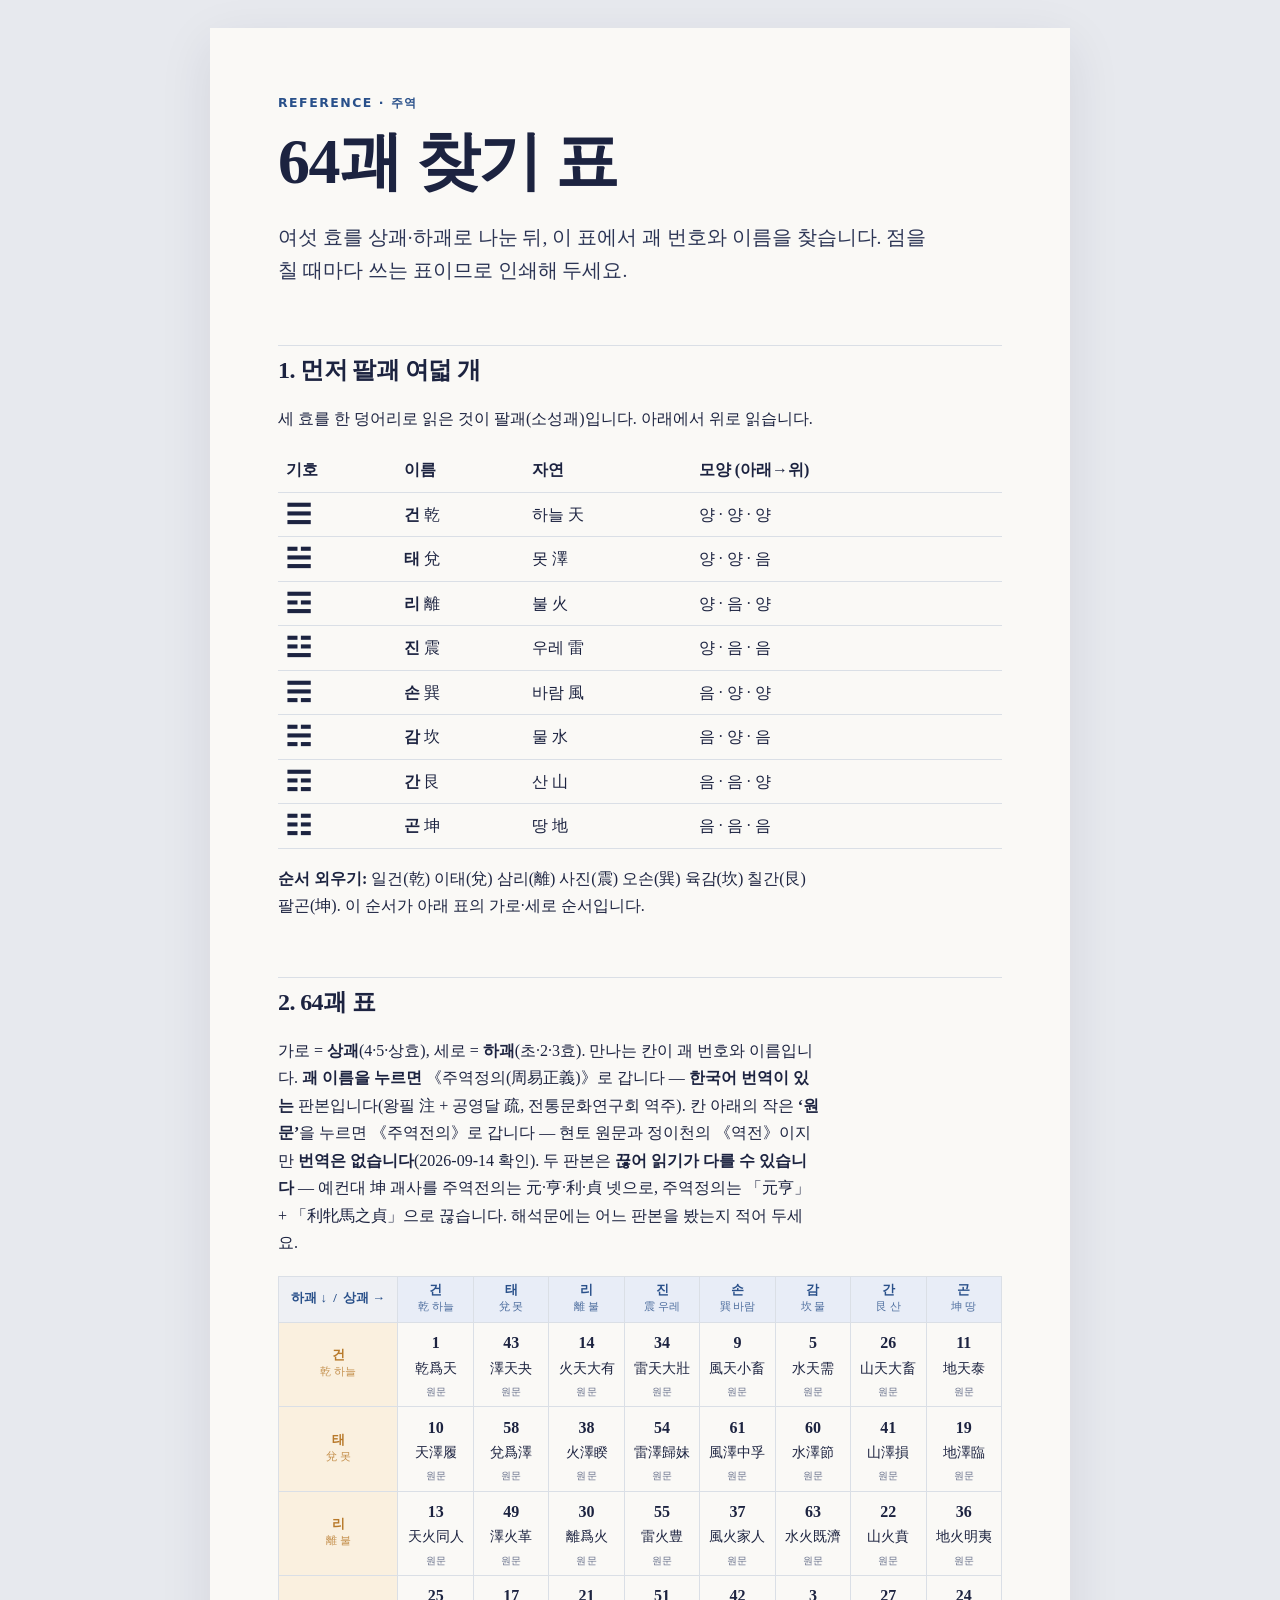
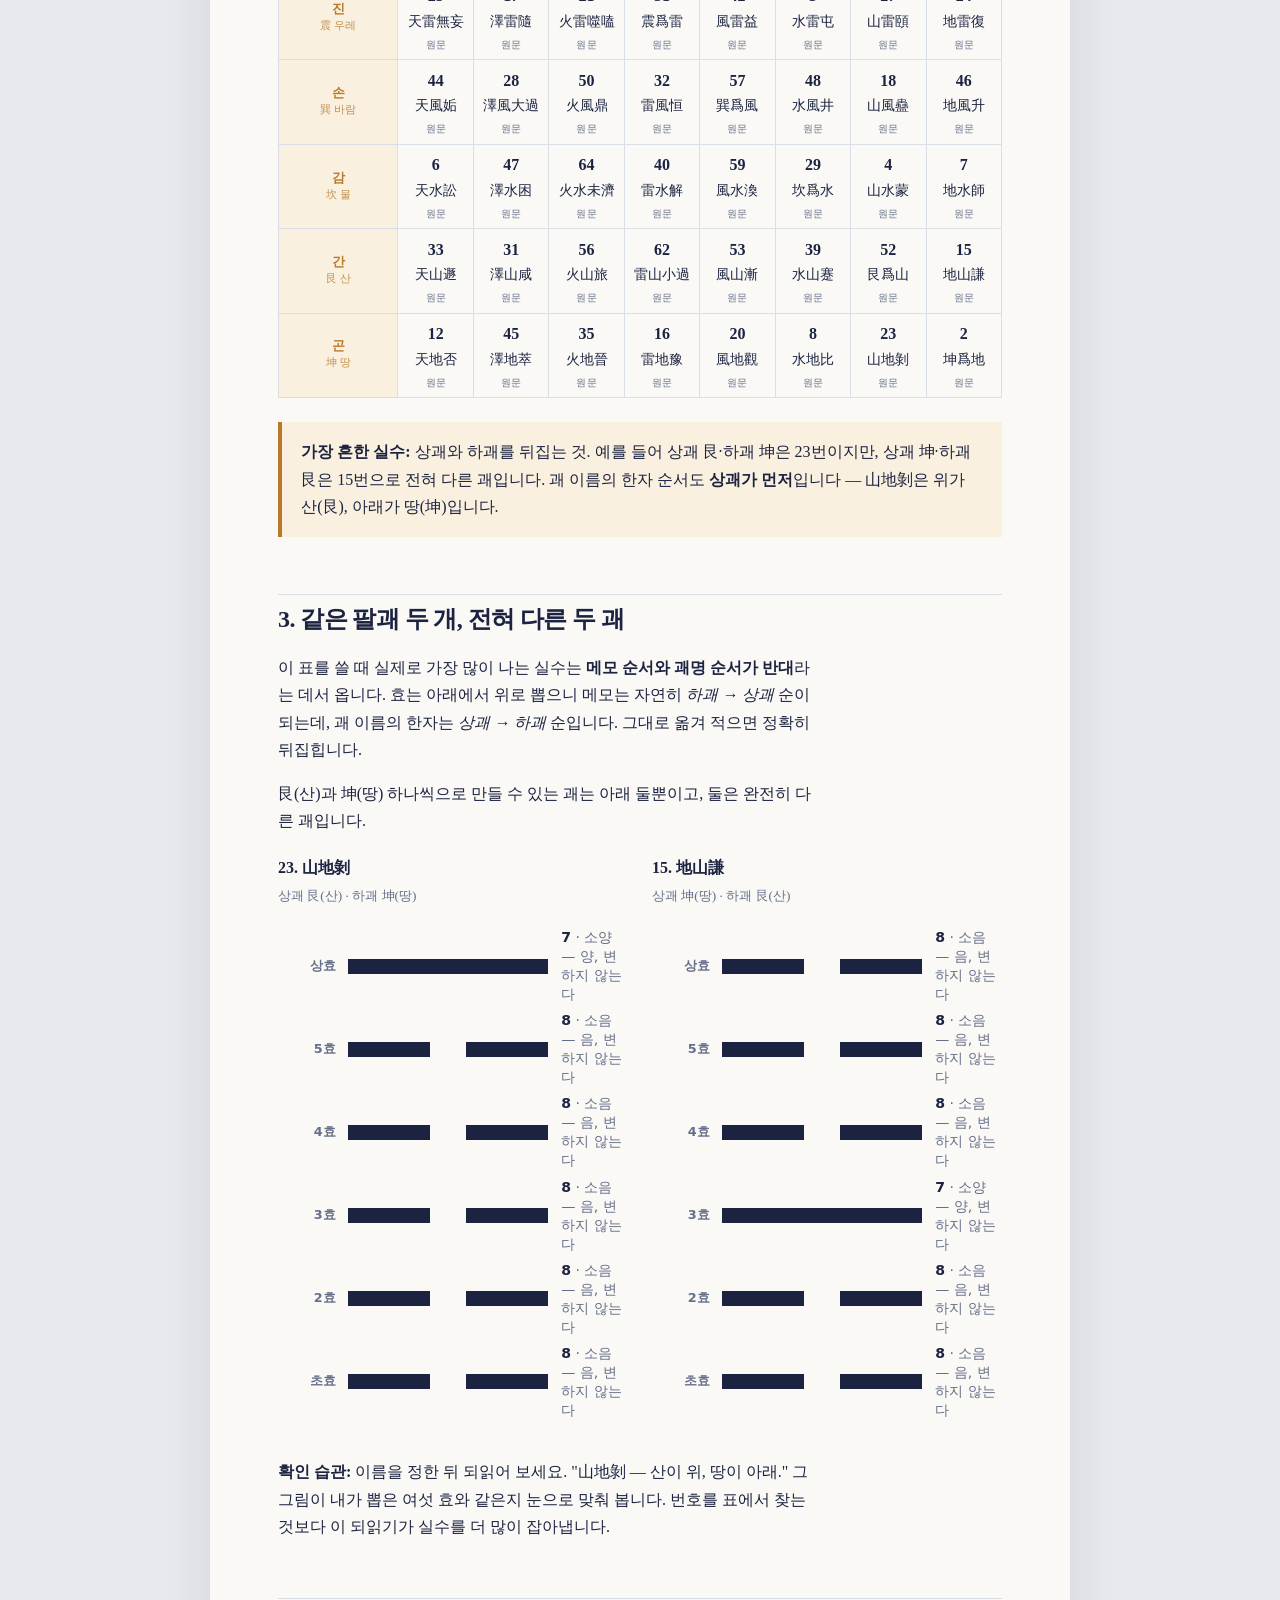
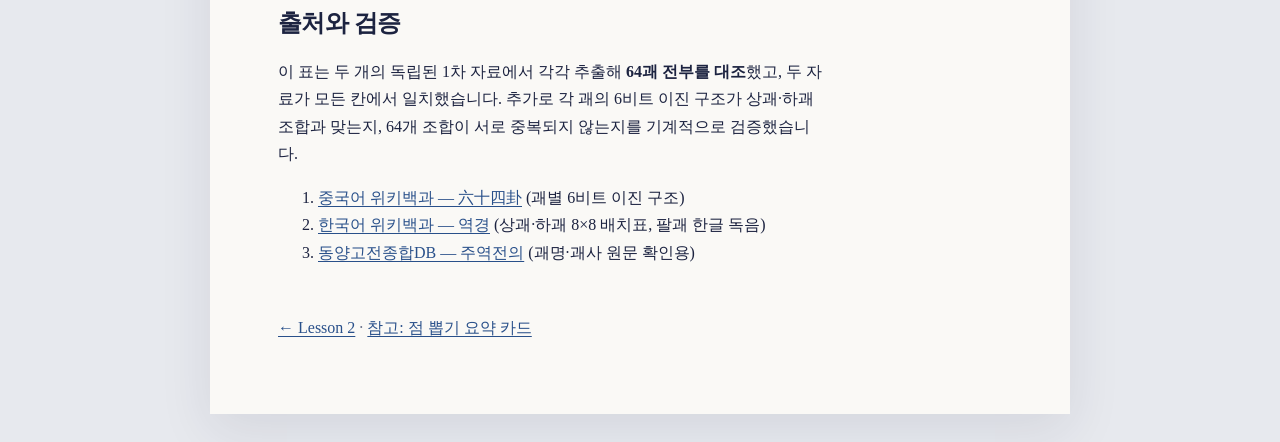
<file: reference/64-hexagram-table.html>
<!doctype html>
<html lang="ko"><head><meta charset="utf-8"><meta name="viewport" content="width=device-width,initial-scale=1"><title>참고: 64괘 찾기 표</title><link rel="stylesheet" href="../assets/course.css">
<style>
.t64 { width:100%; border-collapse:collapse; font-size:.82rem; margin:1.2rem 0; }
.t64 th, .t64 td { border:1px solid var(--rule); padding:.4rem .25rem; text-align:center; vertical-align:middle; }
.t64 thead th { background:var(--blue-soft); color:var(--blue); font-size:.8rem; line-height:1.25; }
.t64 .rh { background:#faf0df; color:var(--gold); font-size:.8rem; line-height:1.25; }
.t64 small { font-weight:400; opacity:.8; }
.t64 td a { color:inherit; text-decoration:none; display:block; }
.t64 td a:hover { color:var(--blue); text-decoration:underline; }
.t64 td a.orig { margin-top:.15rem; font-size:.62rem; color:var(--muted); letter-spacing:.02em; }
.t64 td a.orig:hover { color:var(--gold); }
.t64 td b { font-size:1rem; font-variant-numeric:tabular-nums; }
.t64 .hn { font-size:.86rem; }
.tri { width:100%; border-collapse:collapse; }
.tri th, .tri td { padding:.5rem; border-bottom:1px solid var(--rule); text-align:left; }
.tri .g { font-size:1.6rem; line-height:1; }
@media print { .t64 { font-size:.7rem; } }
</style></head>
<body><main>
  <p class="eyebrow">Reference · 주역</p>
  <h1>64괘 찾기 표</h1>
  <p class="lede">여섯 효를 상괘·하괘로 나눈 뒤, 이 표에서 괘 번호와 이름을 찾습니다. 점을 칠 때마다 쓰는 표이므로 인쇄해 두세요.</p>

  <h2>1. 먼저 팔괘 여덟 개</h2>
  <p>세 효를 한 덩어리로 읽은 것이 팔괘(소성괘)입니다. 아래에서 위로 읽습니다.</p>
  <table class="tri">
    <thead><tr><th>기호</th><th>이름</th><th>자연</th><th>모양 (아래→위)</th></tr></thead>
    <tbody>
      <tr><td class="g">☰</td><td><b>건</b> 乾</td><td>하늘 天</td><td>양 · 양 · 양</td></tr>
      <tr><td class="g">☱</td><td><b>태</b> 兌</td><td>못 澤</td><td>양 · 양 · 음</td></tr>
      <tr><td class="g">☲</td><td><b>리</b> 離</td><td>불 火</td><td>양 · 음 · 양</td></tr>
      <tr><td class="g">☳</td><td><b>진</b> 震</td><td>우레 雷</td><td>양 · 음 · 음</td></tr>
      <tr><td class="g">☴</td><td><b>손</b> 巽</td><td>바람 風</td><td>음 · 양 · 양</td></tr>
      <tr><td class="g">☵</td><td><b>감</b> 坎</td><td>물 水</td><td>음 · 양 · 음</td></tr>
      <tr><td class="g">☶</td><td><b>간</b> 艮</td><td>산 山</td><td>음 · 음 · 양</td></tr>
      <tr><td class="g">☷</td><td><b>곤</b> 坤</td><td>땅 地</td><td>음 · 음 · 음</td></tr>
    </tbody>
  </table>
  <p><strong>순서 외우기:</strong> 일건(乾) 이태(兌) 삼리(離) 사진(震) 오손(巽) 육감(坎) 칠간(艮) 팔곤(坤). 이 순서가 아래 표의 가로·세로 순서입니다.</p>

  <h2>2. 64괘 표</h2>
  <p>가로 = <strong>상괘</strong>(4·5·상효), 세로 = <strong>하괘</strong>(초·2·3효). 만나는 칸이 괘 번호와 이름입니다. <strong>괘 이름을 누르면</strong> 《주역정의(周易正義)》로 갑니다 — <strong>한국어 번역이 있는</strong> 판본입니다(왕필 注 + 공영달 疏, 전통문화연구회 역주). 칸 아래의 작은 <strong>‘원문’</strong>을 누르면 《주역전의》로 갑니다 — 현토 원문과 정이천의 《역전》이지만 <strong>번역은 없습니다</strong>(2026-09-14 확인). 두 판본은 <strong>끊어 읽기가 다를 수 있습니다</strong> — 예컨대 坤 괘사를 주역전의는 元·亨·利·貞 넷으로, 주역정의는 「元亨」 + 「利牝馬之貞」으로 끊습니다. 해석문에는 어느 판본을 봤는지 적어 두세요.</p>
  <table class="t64">
    <thead><tr><th style="background:#eef0f4">하괘 ↓ &nbsp;/&nbsp; 상괘 →</th><th>건<br><small>乾 하늘</small></th><th>태<br><small>兌 못</small></th><th>리<br><small>離 불</small></th><th>진<br><small>震 우레</small></th><th>손<br><small>巽 바람</small></th><th>감<br><small>坎 물</small></th><th>간<br><small>艮 산</small></th><th>곤<br><small>坤 땅</small></th></tr></thead>
    <tbody>
<tr><th class="rh">건<br><small>乾 하늘</small></th><td><a href="https://db.cyberseodang.or.kr/front/alphaList/BookMain.do?bnCode=jti_1a0101&titleId=C18" target="_blank"><b>1</b><br><span class="hn">乾爲天</span></a><a class="orig" href="https://db.cyberseodang.or.kr/front/alphaList/BookMain.do?bnCode=jti_1a0201&titleId=C12" target="_blank">원문</a></td><td><a href="https://db.cyberseodang.or.kr/front/alphaList/BookMain.do?bnCode=jti_1a0103&titleId=C1" target="_blank"><b>43</b><br><span class="hn">澤天夬</span></a><a class="orig" href="https://db.cyberseodang.or.kr/front/alphaList/BookMain.do?bnCode=jti_1a0202&titleId=C54" target="_blank">원문</a></td><td><a href="https://db.cyberseodang.or.kr/front/alphaList/BookMain.do?bnCode=jti_1a0101&titleId=C31" target="_blank"><b>14</b><br><span class="hn">火天大有</span></a><a class="orig" href="https://db.cyberseodang.or.kr/front/alphaList/BookMain.do?bnCode=jti_1a0201&titleId=C25" target="_blank">원문</a></td><td><a href="https://db.cyberseodang.or.kr/front/alphaList/BookMain.do?bnCode=jti_1a0102&titleId=C18" target="_blank"><b>34</b><br><span class="hn">雷天大壯</span></a><a class="orig" href="https://db.cyberseodang.or.kr/front/alphaList/BookMain.do?bnCode=jti_1a0202&titleId=C45" target="_blank">원문</a></td><td><a href="https://db.cyberseodang.or.kr/front/alphaList/BookMain.do?bnCode=jti_1a0101&titleId=C26" target="_blank"><b>9</b><br><span class="hn">風天小畜</span></a><a class="orig" href="https://db.cyberseodang.or.kr/front/alphaList/BookMain.do?bnCode=jti_1a0201&titleId=C20" target="_blank">원문</a></td><td><a href="https://db.cyberseodang.or.kr/front/alphaList/BookMain.do?bnCode=jti_1a0101&titleId=C22" target="_blank"><b>5</b><br><span class="hn">水天需</span></a><a class="orig" href="https://db.cyberseodang.or.kr/front/alphaList/BookMain.do?bnCode=jti_1a0201&titleId=C16" target="_blank">원문</a></td><td><a href="https://db.cyberseodang.or.kr/front/alphaList/BookMain.do?bnCode=jti_1a0102&titleId=C10" target="_blank"><b>26</b><br><span class="hn">山天大畜</span></a><a class="orig" href="https://db.cyberseodang.or.kr/front/alphaList/BookMain.do?bnCode=jti_1a0201&titleId=C37" target="_blank">원문</a></td><td><a href="https://db.cyberseodang.or.kr/front/alphaList/BookMain.do?bnCode=jti_1a0101&titleId=C28" target="_blank"><b>11</b><br><span class="hn">地天泰</span></a><a class="orig" href="https://db.cyberseodang.or.kr/front/alphaList/BookMain.do?bnCode=jti_1a0201&titleId=C22" target="_blank">원문</a></td></tr>
<tr><th class="rh">태<br><small>兌 못</small></th><td><a href="https://db.cyberseodang.or.kr/front/alphaList/BookMain.do?bnCode=jti_1a0101&titleId=C27" target="_blank"><b>10</b><br><span class="hn">天澤履</span></a><a class="orig" href="https://db.cyberseodang.or.kr/front/alphaList/BookMain.do?bnCode=jti_1a0201&titleId=C21" target="_blank">원문</a></td><td><a href="https://db.cyberseodang.or.kr/front/alphaList/BookMain.do?bnCode=jti_1a0103&titleId=C16" target="_blank"><b>58</b><br><span class="hn">兌爲澤</span></a><a class="orig" href="https://db.cyberseodang.or.kr/front/alphaList/BookMain.do?bnCode=jti_1a0202&titleId=C69" target="_blank">원문</a></td><td><a href="https://db.cyberseodang.or.kr/front/alphaList/BookMain.do?bnCode=jti_1a0102&titleId=C22" target="_blank"><b>38</b><br><span class="hn">火澤睽</span></a><a class="orig" href="https://db.cyberseodang.or.kr/front/alphaList/BookMain.do?bnCode=jti_1a0202&titleId=C49" target="_blank">원문</a></td><td><a href="https://db.cyberseodang.or.kr/front/alphaList/BookMain.do?bnCode=jti_1a0103&titleId=C12" target="_blank"><b>54</b><br><span class="hn">雷澤歸妹</span></a><a class="orig" href="https://db.cyberseodang.or.kr/front/alphaList/BookMain.do?bnCode=jti_1a0202&titleId=C65" target="_blank">원문</a></td><td><a href="https://db.cyberseodang.or.kr/front/alphaList/BookMain.do?bnCode=jti_1a0103&titleId=C19" target="_blank"><b>61</b><br><span class="hn">風澤中孚</span></a><a class="orig" href="https://db.cyberseodang.or.kr/front/alphaList/BookMain.do?bnCode=jti_1a0202&titleId=C72" target="_blank">원문</a></td><td><a href="https://db.cyberseodang.or.kr/front/alphaList/BookMain.do?bnCode=jti_1a0103&titleId=C18" target="_blank"><b>60</b><br><span class="hn">水澤節</span></a><a class="orig" href="https://db.cyberseodang.or.kr/front/alphaList/BookMain.do?bnCode=jti_1a0202&titleId=C71" target="_blank">원문</a></td><td><a href="https://db.cyberseodang.or.kr/front/alphaList/BookMain.do?bnCode=jti_1a0102&titleId=C25" target="_blank"><b>41</b><br><span class="hn">山澤損</span></a><a class="orig" href="https://db.cyberseodang.or.kr/front/alphaList/BookMain.do?bnCode=jti_1a0202&titleId=C52" target="_blank">원문</a></td><td><a href="https://db.cyberseodang.or.kr/front/alphaList/BookMain.do?bnCode=jti_1a0102&titleId=C3" target="_blank"><b>19</b><br><span class="hn">地澤臨</span></a><a class="orig" href="https://db.cyberseodang.or.kr/front/alphaList/BookMain.do?bnCode=jti_1a0201&titleId=C30" target="_blank">원문</a></td></tr>
<tr><th class="rh">리<br><small>離 불</small></th><td><a href="https://db.cyberseodang.or.kr/front/alphaList/BookMain.do?bnCode=jti_1a0101&titleId=C30" target="_blank"><b>13</b><br><span class="hn">天火同人</span></a><a class="orig" href="https://db.cyberseodang.or.kr/front/alphaList/BookMain.do?bnCode=jti_1a0201&titleId=C24" target="_blank">원문</a></td><td><a href="https://db.cyberseodang.or.kr/front/alphaList/BookMain.do?bnCode=jti_1a0103&titleId=C7" target="_blank"><b>49</b><br><span class="hn">澤火革</span></a><a class="orig" href="https://db.cyberseodang.or.kr/front/alphaList/BookMain.do?bnCode=jti_1a0202&titleId=C60" target="_blank">원문</a></td><td><a href="https://db.cyberseodang.or.kr/front/alphaList/BookMain.do?bnCode=jti_1a0102&titleId=C14" target="_blank"><b>30</b><br><span class="hn">離爲火</span></a><a class="orig" href="https://db.cyberseodang.or.kr/front/alphaList/BookMain.do?bnCode=jti_1a0201&titleId=C41" target="_blank">원문</a></td><td><a href="https://db.cyberseodang.or.kr/front/alphaList/BookMain.do?bnCode=jti_1a0103&titleId=C13" target="_blank"><b>55</b><br><span class="hn">雷火豊</span></a><a class="orig" href="https://db.cyberseodang.or.kr/front/alphaList/BookMain.do?bnCode=jti_1a0202&titleId=C66" target="_blank">원문</a></td><td><a href="https://db.cyberseodang.or.kr/front/alphaList/BookMain.do?bnCode=jti_1a0102&titleId=C21" target="_blank"><b>37</b><br><span class="hn">風火家人</span></a><a class="orig" href="https://db.cyberseodang.or.kr/front/alphaList/BookMain.do?bnCode=jti_1a0202&titleId=C48" target="_blank">원문</a></td><td><a href="https://db.cyberseodang.or.kr/front/alphaList/BookMain.do?bnCode=jti_1a0103&titleId=C21" target="_blank"><b>63</b><br><span class="hn">水火既濟</span></a><a class="orig" href="https://db.cyberseodang.or.kr/front/alphaList/BookMain.do?bnCode=jti_1a0202&titleId=C74" target="_blank">원문</a></td><td><a href="https://db.cyberseodang.or.kr/front/alphaList/BookMain.do?bnCode=jti_1a0102&titleId=C6" target="_blank"><b>22</b><br><span class="hn">山火賁</span></a><a class="orig" href="https://db.cyberseodang.or.kr/front/alphaList/BookMain.do?bnCode=jti_1a0201&titleId=C33" target="_blank">원문</a></td><td><a href="https://db.cyberseodang.or.kr/front/alphaList/BookMain.do?bnCode=jti_1a0102&titleId=C20" target="_blank"><b>36</b><br><span class="hn">地火明夷</span></a><a class="orig" href="https://db.cyberseodang.or.kr/front/alphaList/BookMain.do?bnCode=jti_1a0202&titleId=C47" target="_blank">원문</a></td></tr>
<tr><th class="rh">진<br><small>震 우레</small></th><td><a href="https://db.cyberseodang.or.kr/front/alphaList/BookMain.do?bnCode=jti_1a0102&titleId=C9" target="_blank"><b>25</b><br><span class="hn">天雷無妄</span></a><a class="orig" href="https://db.cyberseodang.or.kr/front/alphaList/BookMain.do?bnCode=jti_1a0201&titleId=C36" target="_blank">원문</a></td><td><a href="https://db.cyberseodang.or.kr/front/alphaList/BookMain.do?bnCode=jti_1a0102&titleId=C1" target="_blank"><b>17</b><br><span class="hn">澤雷隨</span></a><a class="orig" href="https://db.cyberseodang.or.kr/front/alphaList/BookMain.do?bnCode=jti_1a0201&titleId=C28" target="_blank">원문</a></td><td><a href="https://db.cyberseodang.or.kr/front/alphaList/BookMain.do?bnCode=jti_1a0102&titleId=C5" target="_blank"><b>21</b><br><span class="hn">火雷噬嗑</span></a><a class="orig" href="https://db.cyberseodang.or.kr/front/alphaList/BookMain.do?bnCode=jti_1a0201&titleId=C32" target="_blank">원문</a></td><td><a href="https://db.cyberseodang.or.kr/front/alphaList/BookMain.do?bnCode=jti_1a0103&titleId=C9" target="_blank"><b>51</b><br><span class="hn">震爲雷</span></a><a class="orig" href="https://db.cyberseodang.or.kr/front/alphaList/BookMain.do?bnCode=jti_1a0202&titleId=C62" target="_blank">원문</a></td><td><a href="https://db.cyberseodang.or.kr/front/alphaList/BookMain.do?bnCode=jti_1a0102&titleId=C26" target="_blank"><b>42</b><br><span class="hn">風雷益</span></a><a class="orig" href="https://db.cyberseodang.or.kr/front/alphaList/BookMain.do?bnCode=jti_1a0202&titleId=C53" target="_blank">원문</a></td><td><a href="https://db.cyberseodang.or.kr/front/alphaList/BookMain.do?bnCode=jti_1a0101&titleId=C20" target="_blank"><b>3</b><br><span class="hn">水雷屯</span></a><a class="orig" href="https://db.cyberseodang.or.kr/front/alphaList/BookMain.do?bnCode=jti_1a0201&titleId=C14" target="_blank">원문</a></td><td><a href="https://db.cyberseodang.or.kr/front/alphaList/BookMain.do?bnCode=jti_1a0102&titleId=C11" target="_blank"><b>27</b><br><span class="hn">山雷頤</span></a><a class="orig" href="https://db.cyberseodang.or.kr/front/alphaList/BookMain.do?bnCode=jti_1a0201&titleId=C38" target="_blank">원문</a></td><td><a href="https://db.cyberseodang.or.kr/front/alphaList/BookMain.do?bnCode=jti_1a0102&titleId=C8" target="_blank"><b>24</b><br><span class="hn">地雷復</span></a><a class="orig" href="https://db.cyberseodang.or.kr/front/alphaList/BookMain.do?bnCode=jti_1a0201&titleId=C35" target="_blank">원문</a></td></tr>
<tr><th class="rh">손<br><small>巽 바람</small></th><td><a href="https://db.cyberseodang.or.kr/front/alphaList/BookMain.do?bnCode=jti_1a0103&titleId=C2" target="_blank"><b>44</b><br><span class="hn">天風姤</span></a><a class="orig" href="https://db.cyberseodang.or.kr/front/alphaList/BookMain.do?bnCode=jti_1a0202&titleId=C55" target="_blank">원문</a></td><td><a href="https://db.cyberseodang.or.kr/front/alphaList/BookMain.do?bnCode=jti_1a0102&titleId=C12" target="_blank"><b>28</b><br><span class="hn">澤風大過</span></a><a class="orig" href="https://db.cyberseodang.or.kr/front/alphaList/BookMain.do?bnCode=jti_1a0201&titleId=C39" target="_blank">원문</a></td><td><a href="https://db.cyberseodang.or.kr/front/alphaList/BookMain.do?bnCode=jti_1a0103&titleId=C8" target="_blank"><b>50</b><br><span class="hn">火風鼎</span></a><a class="orig" href="https://db.cyberseodang.or.kr/front/alphaList/BookMain.do?bnCode=jti_1a0202&titleId=C61" target="_blank">원문</a></td><td><a href="https://db.cyberseodang.or.kr/front/alphaList/BookMain.do?bnCode=jti_1a0102&titleId=C16" target="_blank"><b>32</b><br><span class="hn">雷風恒</span></a><a class="orig" href="https://db.cyberseodang.or.kr/front/alphaList/BookMain.do?bnCode=jti_1a0202&titleId=C43" target="_blank">원문</a></td><td><a href="https://db.cyberseodang.or.kr/front/alphaList/BookMain.do?bnCode=jti_1a0103&titleId=C15" target="_blank"><b>57</b><br><span class="hn">巽爲風</span></a><a class="orig" href="https://db.cyberseodang.or.kr/front/alphaList/BookMain.do?bnCode=jti_1a0202&titleId=C68" target="_blank">원문</a></td><td><a href="https://db.cyberseodang.or.kr/front/alphaList/BookMain.do?bnCode=jti_1a0103&titleId=C6" target="_blank"><b>48</b><br><span class="hn">水風井</span></a><a class="orig" href="https://db.cyberseodang.or.kr/front/alphaList/BookMain.do?bnCode=jti_1a0202&titleId=C59" target="_blank">원문</a></td><td><a href="https://db.cyberseodang.or.kr/front/alphaList/BookMain.do?bnCode=jti_1a0102&titleId=C2" target="_blank"><b>18</b><br><span class="hn">山風蠱</span></a><a class="orig" href="https://db.cyberseodang.or.kr/front/alphaList/BookMain.do?bnCode=jti_1a0201&titleId=C29" target="_blank">원문</a></td><td><a href="https://db.cyberseodang.or.kr/front/alphaList/BookMain.do?bnCode=jti_1a0103&titleId=C4" target="_blank"><b>46</b><br><span class="hn">地風升</span></a><a class="orig" href="https://db.cyberseodang.or.kr/front/alphaList/BookMain.do?bnCode=jti_1a0202&titleId=C57" target="_blank">원문</a></td></tr>
<tr><th class="rh">감<br><small>坎 물</small></th><td><a href="https://db.cyberseodang.or.kr/front/alphaList/BookMain.do?bnCode=jti_1a0101&titleId=C23" target="_blank"><b>6</b><br><span class="hn">天水訟</span></a><a class="orig" href="https://db.cyberseodang.or.kr/front/alphaList/BookMain.do?bnCode=jti_1a0201&titleId=C17" target="_blank">원문</a></td><td><a href="https://db.cyberseodang.or.kr/front/alphaList/BookMain.do?bnCode=jti_1a0103&titleId=C5" target="_blank"><b>47</b><br><span class="hn">澤水困</span></a><a class="orig" href="https://db.cyberseodang.or.kr/front/alphaList/BookMain.do?bnCode=jti_1a0202&titleId=C58" target="_blank">원문</a></td><td><a href="https://db.cyberseodang.or.kr/front/alphaList/BookMain.do?bnCode=jti_1a0103&titleId=C22" target="_blank"><b>64</b><br><span class="hn">火水未濟</span></a><a class="orig" href="https://db.cyberseodang.or.kr/front/alphaList/BookMain.do?bnCode=jti_1a0202&titleId=C75" target="_blank">원문</a></td><td><a href="https://db.cyberseodang.or.kr/front/alphaList/BookMain.do?bnCode=jti_1a0102&titleId=C24" target="_blank"><b>40</b><br><span class="hn">雷水解</span></a><a class="orig" href="https://db.cyberseodang.or.kr/front/alphaList/BookMain.do?bnCode=jti_1a0202&titleId=C51" target="_blank">원문</a></td><td><a href="https://db.cyberseodang.or.kr/front/alphaList/BookMain.do?bnCode=jti_1a0103&titleId=C17" target="_blank"><b>59</b><br><span class="hn">風水渙</span></a><a class="orig" href="https://db.cyberseodang.or.kr/front/alphaList/BookMain.do?bnCode=jti_1a0202&titleId=C70" target="_blank">원문</a></td><td><a href="https://db.cyberseodang.or.kr/front/alphaList/BookMain.do?bnCode=jti_1a0102&titleId=C13" target="_blank"><b>29</b><br><span class="hn">坎爲水</span></a><a class="orig" href="https://db.cyberseodang.or.kr/front/alphaList/BookMain.do?bnCode=jti_1a0201&titleId=C40" target="_blank">원문</a></td><td><a href="https://db.cyberseodang.or.kr/front/alphaList/BookMain.do?bnCode=jti_1a0101&titleId=C21" target="_blank"><b>4</b><br><span class="hn">山水蒙</span></a><a class="orig" href="https://db.cyberseodang.or.kr/front/alphaList/BookMain.do?bnCode=jti_1a0201&titleId=C15" target="_blank">원문</a></td><td><a href="https://db.cyberseodang.or.kr/front/alphaList/BookMain.do?bnCode=jti_1a0101&titleId=C24" target="_blank"><b>7</b><br><span class="hn">地水師</span></a><a class="orig" href="https://db.cyberseodang.or.kr/front/alphaList/BookMain.do?bnCode=jti_1a0201&titleId=C18" target="_blank">원문</a></td></tr>
<tr><th class="rh">간<br><small>艮 산</small></th><td><a href="https://db.cyberseodang.or.kr/front/alphaList/BookMain.do?bnCode=jti_1a0102&titleId=C17" target="_blank"><b>33</b><br><span class="hn">天山遯</span></a><a class="orig" href="https://db.cyberseodang.or.kr/front/alphaList/BookMain.do?bnCode=jti_1a0202&titleId=C44" target="_blank">원문</a></td><td><a href="https://db.cyberseodang.or.kr/front/alphaList/BookMain.do?bnCode=jti_1a0102&titleId=C15" target="_blank"><b>31</b><br><span class="hn">澤山咸</span></a><a class="orig" href="https://db.cyberseodang.or.kr/front/alphaList/BookMain.do?bnCode=jti_1a0202&titleId=C42" target="_blank">원문</a></td><td><a href="https://db.cyberseodang.or.kr/front/alphaList/BookMain.do?bnCode=jti_1a0103&titleId=C14" target="_blank"><b>56</b><br><span class="hn">火山旅</span></a><a class="orig" href="https://db.cyberseodang.or.kr/front/alphaList/BookMain.do?bnCode=jti_1a0202&titleId=C67" target="_blank">원문</a></td><td><a href="https://db.cyberseodang.or.kr/front/alphaList/BookMain.do?bnCode=jti_1a0103&titleId=C20" target="_blank"><b>62</b><br><span class="hn">雷山小過</span></a><a class="orig" href="https://db.cyberseodang.or.kr/front/alphaList/BookMain.do?bnCode=jti_1a0202&titleId=C73" target="_blank">원문</a></td><td><a href="https://db.cyberseodang.or.kr/front/alphaList/BookMain.do?bnCode=jti_1a0103&titleId=C11" target="_blank"><b>53</b><br><span class="hn">風山漸</span></a><a class="orig" href="https://db.cyberseodang.or.kr/front/alphaList/BookMain.do?bnCode=jti_1a0202&titleId=C64" target="_blank">원문</a></td><td><a href="https://db.cyberseodang.or.kr/front/alphaList/BookMain.do?bnCode=jti_1a0102&titleId=C23" target="_blank"><b>39</b><br><span class="hn">水山蹇</span></a><a class="orig" href="https://db.cyberseodang.or.kr/front/alphaList/BookMain.do?bnCode=jti_1a0202&titleId=C50" target="_blank">원문</a></td><td><a href="https://db.cyberseodang.or.kr/front/alphaList/BookMain.do?bnCode=jti_1a0103&titleId=C10" target="_blank"><b>52</b><br><span class="hn">艮爲山</span></a><a class="orig" href="https://db.cyberseodang.or.kr/front/alphaList/BookMain.do?bnCode=jti_1a0202&titleId=C63" target="_blank">원문</a></td><td><a href="https://db.cyberseodang.or.kr/front/alphaList/BookMain.do?bnCode=jti_1a0101&titleId=C32" target="_blank"><b>15</b><br><span class="hn">地山謙</span></a><a class="orig" href="https://db.cyberseodang.or.kr/front/alphaList/BookMain.do?bnCode=jti_1a0201&titleId=C26" target="_blank">원문</a></td></tr>
<tr><th class="rh">곤<br><small>坤 땅</small></th><td><a href="https://db.cyberseodang.or.kr/front/alphaList/BookMain.do?bnCode=jti_1a0101&titleId=C29" target="_blank"><b>12</b><br><span class="hn">天地否</span></a><a class="orig" href="https://db.cyberseodang.or.kr/front/alphaList/BookMain.do?bnCode=jti_1a0201&titleId=C23" target="_blank">원문</a></td><td><a href="https://db.cyberseodang.or.kr/front/alphaList/BookMain.do?bnCode=jti_1a0103&titleId=C3" target="_blank"><b>45</b><br><span class="hn">澤地萃</span></a><a class="orig" href="https://db.cyberseodang.or.kr/front/alphaList/BookMain.do?bnCode=jti_1a0202&titleId=C56" target="_blank">원문</a></td><td><a href="https://db.cyberseodang.or.kr/front/alphaList/BookMain.do?bnCode=jti_1a0102&titleId=C19" target="_blank"><b>35</b><br><span class="hn">火地晉</span></a><a class="orig" href="https://db.cyberseodang.or.kr/front/alphaList/BookMain.do?bnCode=jti_1a0202&titleId=C46" target="_blank">원문</a></td><td><a href="https://db.cyberseodang.or.kr/front/alphaList/BookMain.do?bnCode=jti_1a0101&titleId=C33" target="_blank"><b>16</b><br><span class="hn">雷地豫</span></a><a class="orig" href="https://db.cyberseodang.or.kr/front/alphaList/BookMain.do?bnCode=jti_1a0201&titleId=C27" target="_blank">원문</a></td><td><a href="https://db.cyberseodang.or.kr/front/alphaList/BookMain.do?bnCode=jti_1a0102&titleId=C4" target="_blank"><b>20</b><br><span class="hn">風地觀</span></a><a class="orig" href="https://db.cyberseodang.or.kr/front/alphaList/BookMain.do?bnCode=jti_1a0201&titleId=C31" target="_blank">원문</a></td><td><a href="https://db.cyberseodang.or.kr/front/alphaList/BookMain.do?bnCode=jti_1a0101&titleId=C25" target="_blank"><b>8</b><br><span class="hn">水地比</span></a><a class="orig" href="https://db.cyberseodang.or.kr/front/alphaList/BookMain.do?bnCode=jti_1a0201&titleId=C19" target="_blank">원문</a></td><td><a href="https://db.cyberseodang.or.kr/front/alphaList/BookMain.do?bnCode=jti_1a0102&titleId=C7" target="_blank"><b>23</b><br><span class="hn">山地剝</span></a><a class="orig" href="https://db.cyberseodang.or.kr/front/alphaList/BookMain.do?bnCode=jti_1a0201&titleId=C34" target="_blank">원문</a></td><td><a href="https://db.cyberseodang.or.kr/front/alphaList/BookMain.do?bnCode=jti_1a0101&titleId=C19" target="_blank"><b>2</b><br><span class="hn">坤爲地</span></a><a class="orig" href="https://db.cyberseodang.or.kr/front/alphaList/BookMain.do?bnCode=jti_1a0201&titleId=C13" target="_blank">원문</a></td></tr>
    </tbody>
  </table>

  <div class="callout warning"><strong>가장 흔한 실수:</strong> 상괘와 하괘를 뒤집는 것. 예를 들어 상괘 艮·하괘 坤은 23번이지만, 상괘 坤·하괘 艮은 15번으로 전혀 다른 괘입니다. 괘 이름의 한자 순서도 <strong>상괘가 먼저</strong>입니다 — 山地剝은 위가 산(艮), 아래가 땅(坤)입니다.</div>

  <h2>3. 같은 팔괘 두 개, 전혀 다른 두 괘</h2>
  <p>이 표를 쓸 때 실제로 가장 많이 나는 실수는 <strong>메모 순서와 괘명 순서가 반대</strong>라는 데서 옵니다. 효는 아래에서 위로 뽑으니 메모는 자연히 <em>하괘 → 상괘</em> 순이 되는데, 괘 이름의 한자는 <em>상괘 → 하괘</em> 순입니다. 그대로 옮겨 적으면 정확히 뒤집힙니다.</p>
  <p>艮(산)과 坤(땅) 하나씩으로 만들 수 있는 괘는 아래 둘뿐이고, 둘은 완전히 다른 괘입니다.</p>
  <div style="display:grid;grid-template-columns:1fr 1fr;gap:1.5rem;margin:1.2rem 0">
    <div>
      <p style="margin:0 0 .4rem"><strong>23. 山地剝</strong><br><small style="color:#666f8a">상괘 艮(산) · 하괘 坤(땅)</small></p>
      <div class="hex" id="ex23"></div>
    </div>
    <div>
      <p style="margin:0 0 .4rem"><strong>15. 地山謙</strong><br><small style="color:#666f8a">상괘 坤(땅) · 하괘 艮(산)</small></p>
      <div class="hex" id="ex15"></div>
    </div>
  </div>
  <p><strong>확인 습관:</strong> 이름을 정한 뒤 되읽어 보세요. "山地剝 — 산이 위, 땅이 아래." 그 그림이 내가 뽑은 여섯 효와 같은지 눈으로 맞춰 봅니다. 번호를 표에서 찾는 것보다 이 되읽기가 실수를 더 많이 잡아냅니다.</p>

  <h2>출처와 검증</h2>
  <p>이 표는 두 개의 독립된 1차 자료에서 각각 추출해 <strong>64괘 전부를 대조</strong>했고, 두 자료가 모든 칸에서 일치했습니다. 추가로 각 괘의 6비트 이진 구조가 상괘·하괘 조합과 맞는지, 64개 조합이 서로 중복되지 않는지를 기계적으로 검증했습니다.</p>
  <ol>
    <li><a href="https://zh.wikipedia.org/wiki/%E5%85%AD%E5%8D%81%E5%9B%9B%E5%8D%A6">중국어 위키백과 — 六十四卦</a> (괘별 6비트 이진 구조)</li>
    <li><a href="https://ko.wikipedia.org/wiki/%EC%97%AD%EA%B2%BD">한국어 위키백과 — 역경</a> (상괘·하괘 8×8 배치표, 팔괘 한글 독음)</li>
    <li><a href="https://db.cyberseodang.or.kr/front/alphaList/BookMain.do?tab=tab1_01&bnCode=jti_1a0201&titleId=C1">동양고전종합DB — 주역전의</a> (괘명·괘사 원문 확인용)</li>
  </ol>
  <p class="next"><a href="../lessons/0002-find-your-hexagram.html">← Lesson 2</a> · <a href="./casting-and-line-values.html">참고: 점 뽑기 요약 카드</a></p>
  <script src="../assets/hexagram.js"></script>
  <script>
    drawHex(document.getElementById('ex23'), [8, 8, 8, 8, 8, 7]);
    drawHex(document.getElementById('ex15'), [8, 8, 7, 8, 8, 8]);
  </script>
</main></body></html>
</file>
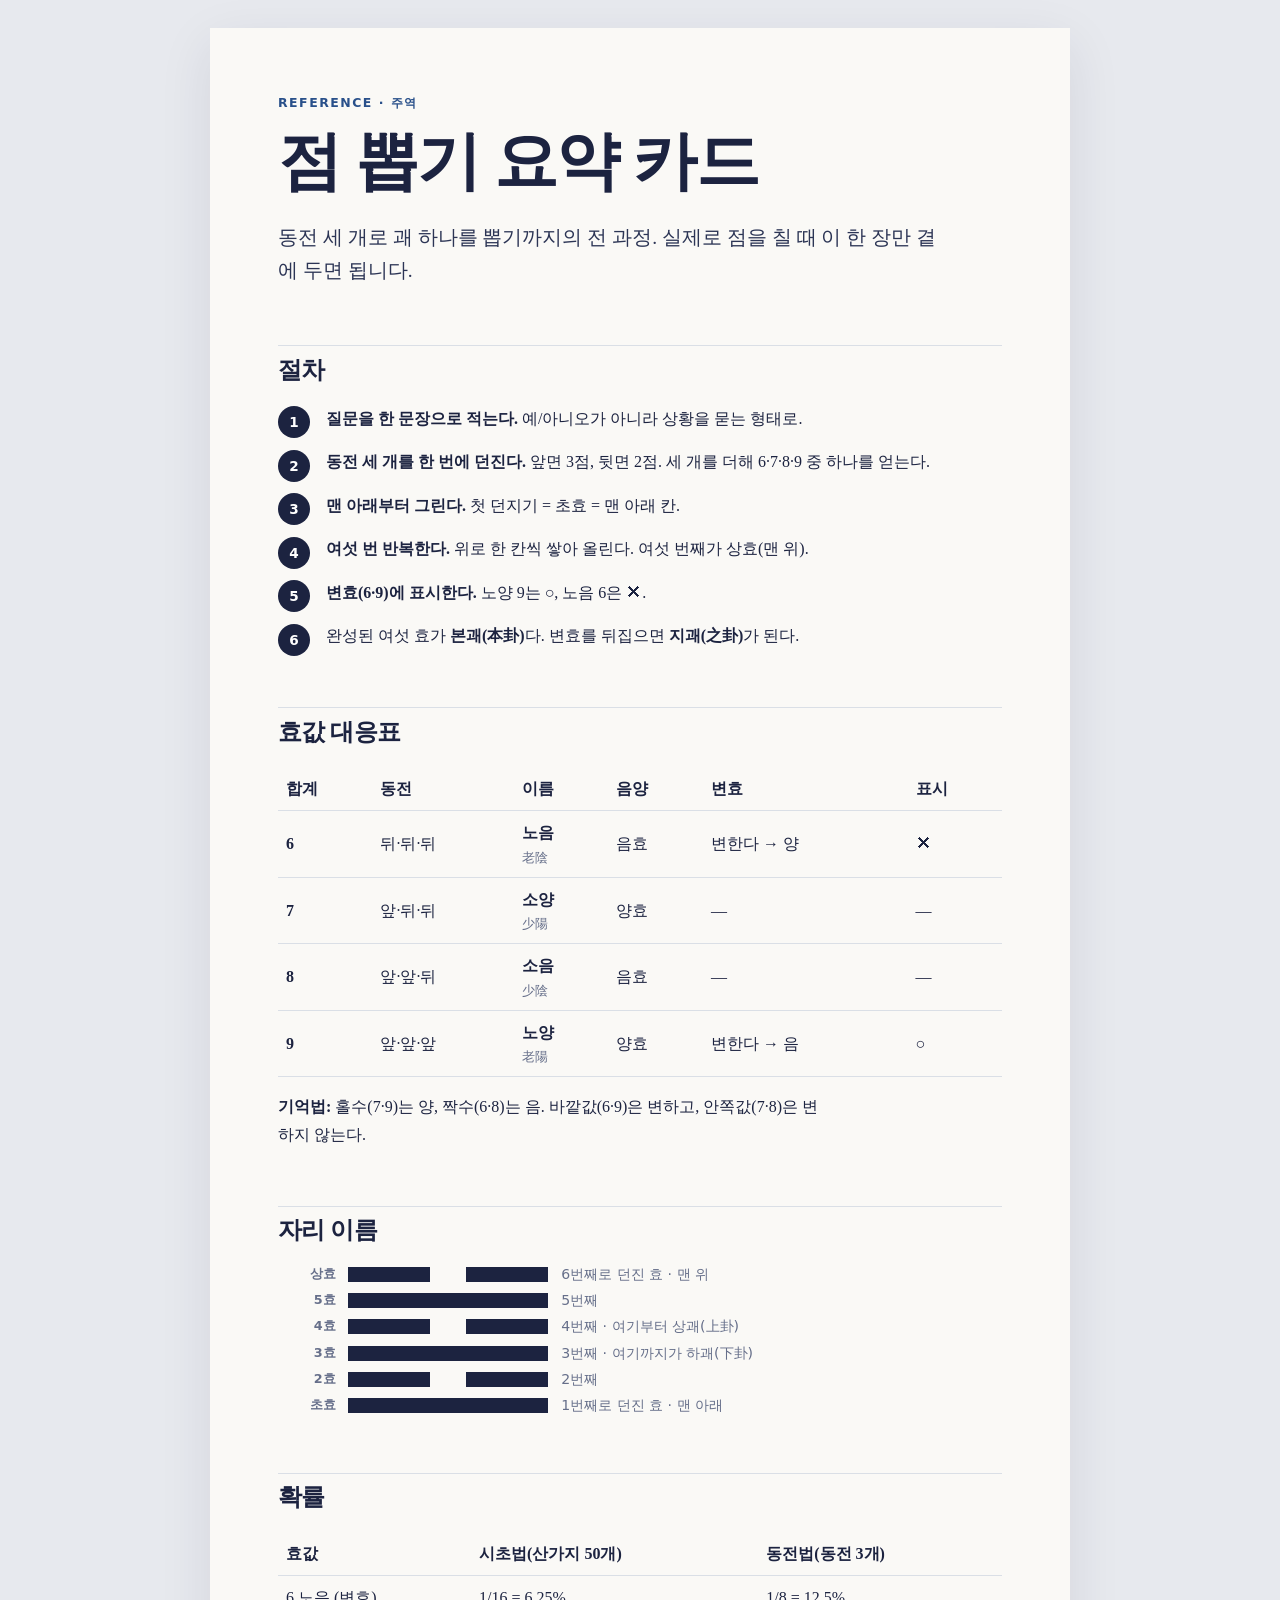
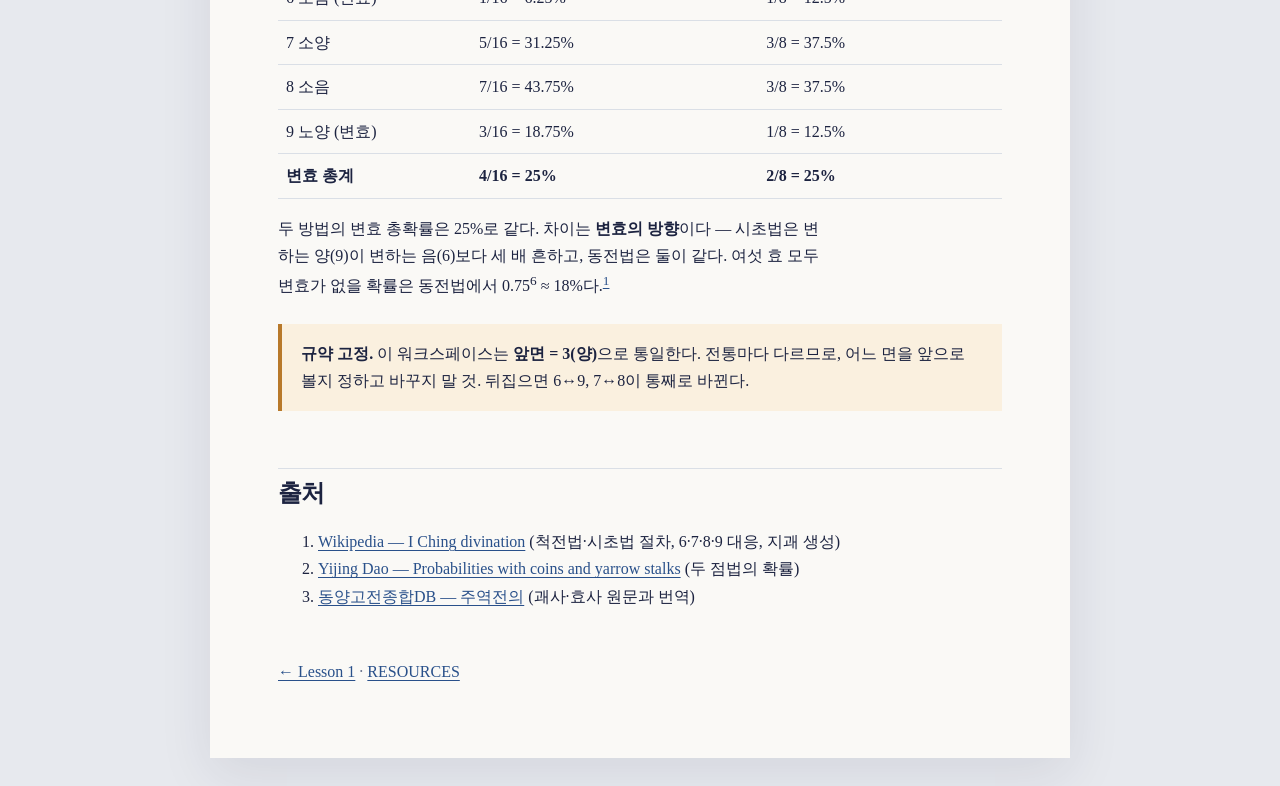
<file: reference/casting-and-line-values.html>
<!doctype html>
<html lang="ko"><head><meta charset="utf-8"><meta name="viewport" content="width=device-width,initial-scale=1"><title>참고: 점 뽑기 요약 카드</title><link rel="stylesheet" href="../assets/course.css"></head>
<body><main>
  <p class="eyebrow">Reference · 주역</p>
  <h1>점 뽑기 요약 카드</h1>
  <p class="lede">동전 세 개로 괘 하나를 뽑기까지의 전 과정. 실제로 점을 칠 때 이 한 장만 곁에 두면 됩니다.</p>

  <h2>절차</h2>
  <ol class="steps">
    <li><strong>질문을 한 문장으로 적는다.</strong> 예/아니오가 아니라 상황을 묻는 형태로.</li>
    <li><strong>동전 세 개를 한 번에 던진다.</strong> 앞면 3점, 뒷면 2점. 세 개를 더해 6·7·8·9 중 하나를 얻는다.</li>
    <li><strong>맨 아래부터 그린다.</strong> 첫 던지기 = 초효 = 맨 아래 칸.</li>
    <li><strong>여섯 번 반복한다.</strong> 위로 한 칸씩 쌓아 올린다. 여섯 번째가 상효(맨 위).</li>
    <li><strong>변효(6·9)에 표시한다.</strong> 노양 9는 ○, 노음 6은 ✕.</li>
    <li>완성된 여섯 효가 <strong>본괘(本卦)</strong>다. 변효를 뒤집으면 <strong>지괘(之卦)</strong>가 된다.</li>
  </ol>

  <h2>효값 대응표</h2>
  <table class="mini-table">
    <thead><tr><th>합계</th><th>동전</th><th>이름</th><th>음양</th><th>변효</th><th>표시</th></tr></thead>
    <tbody>
      <tr><td><b>6</b></td><td>뒤·뒤·뒤</td><td class="hanja">노음 <small>老陰</small></td><td>음효</td><td>변한다 → 양</td><td>✕</td></tr>
      <tr><td><b>7</b></td><td>앞·뒤·뒤</td><td class="hanja">소양 <small>少陽</small></td><td>양효</td><td>—</td><td>—</td></tr>
      <tr><td><b>8</b></td><td>앞·앞·뒤</td><td class="hanja">소음 <small>少陰</small></td><td>음효</td><td>—</td><td>—</td></tr>
      <tr><td><b>9</b></td><td>앞·앞·앞</td><td class="hanja">노양 <small>老陽</small></td><td>양효</td><td>변한다 → 음</td><td>○</td></tr>
    </tbody>
  </table>
  <p><strong>기억법:</strong> 홀수(7·9)는 양, 짝수(6·8)는 음. 바깥값(6·9)은 변하고, 안쪽값(7·8)은 변하지 않는다.</p>

  <h2>자리 이름</h2>
  <div class="hex">
    <div class="hex-row"><span class="hex-pos">초효</span><span class="yao yang"></span><span class="hex-note">1번째로 던진 효 · 맨 아래</span></div>
    <div class="hex-row"><span class="hex-pos">2효</span><span class="yao yin"></span><span class="hex-note">2번째</span></div>
    <div class="hex-row"><span class="hex-pos">3효</span><span class="yao yang"></span><span class="hex-note">3번째 · 여기까지가 하괘(下卦)</span></div>
    <div class="hex-row"><span class="hex-pos">4효</span><span class="yao yin"></span><span class="hex-note">4번째 · 여기부터 상괘(上卦)</span></div>
    <div class="hex-row"><span class="hex-pos">5효</span><span class="yao yang"></span><span class="hex-note">5번째</span></div>
    <div class="hex-row"><span class="hex-pos">상효</span><span class="yao yin"></span><span class="hex-note">6번째로 던진 효 · 맨 위</span></div>
  </div>

  <h2>확률</h2>
  <table class="mini-table">
    <thead><tr><th>효값</th><th>시초법(산가지 50개)</th><th>동전법(동전 3개)</th></tr></thead>
    <tbody>
      <tr><td>6 노음 (변효)</td><td>1/16 = 6.25%</td><td>1/8 = 12.5%</td></tr>
      <tr><td>7 소양</td><td>5/16 = 31.25%</td><td>3/8 = 37.5%</td></tr>
      <tr><td>8 소음</td><td>7/16 = 43.75%</td><td>3/8 = 37.5%</td></tr>
      <tr><td>9 노양 (변효)</td><td>3/16 = 18.75%</td><td>1/8 = 12.5%</td></tr>
      <tr><td><strong>변효 총계</strong></td><td><strong>4/16 = 25%</strong></td><td><strong>2/8 = 25%</strong></td></tr>
    </tbody>
  </table>
  <p>두 방법의 변효 총확률은 25%로 같다. 차이는 <strong>변효의 방향</strong>이다 — 시초법은 변하는 양(9)이 변하는 음(6)보다 세 배 흔하고, 동전법은 둘이 같다. 여섯 효 모두 변효가 없을 확률은 동전법에서 0.75<sup>6</sup> ≈ 18%다.<sup><a href="https://www.biroco.com/yijing/prob.htm">1</a></sup></p>

  <div class="callout warning"><strong>규약 고정.</strong> 이 워크스페이스는 <strong>앞면 = 3(양)</strong>으로 통일한다. 전통마다 다르므로, 어느 면을 앞으로 볼지 정하고 바꾸지 말 것. 뒤집으면 6↔9, 7↔8이 통째로 바뀐다.</div>

  <h2>출처</h2>
  <ol>
    <li><a href="https://en.wikipedia.org/wiki/I_Ching_divination">Wikipedia — I Ching divination</a> (척전법·시초법 절차, 6·7·8·9 대응, 지괘 생성)</li>
    <li><a href="https://www.biroco.com/yijing/prob.htm">Yijing Dao — Probabilities with coins and yarrow stalks</a> (두 점법의 확률)</li>
    <li><a href="https://db.cyberseodang.or.kr/front/alphaList/BookMain.do?tab=tab1_01&bnCode=jti_1a0201&titleId=C1">동양고전종합DB — 주역전의</a> (괘사·효사 원문과 번역)</li>
  </ol>

  <p class="next"><a href="../lessons/0001-cast-a-hexagram.html">← Lesson 1</a> · <a href="../RESOURCES.md">RESOURCES</a></p>
</main></body></html>
</file>
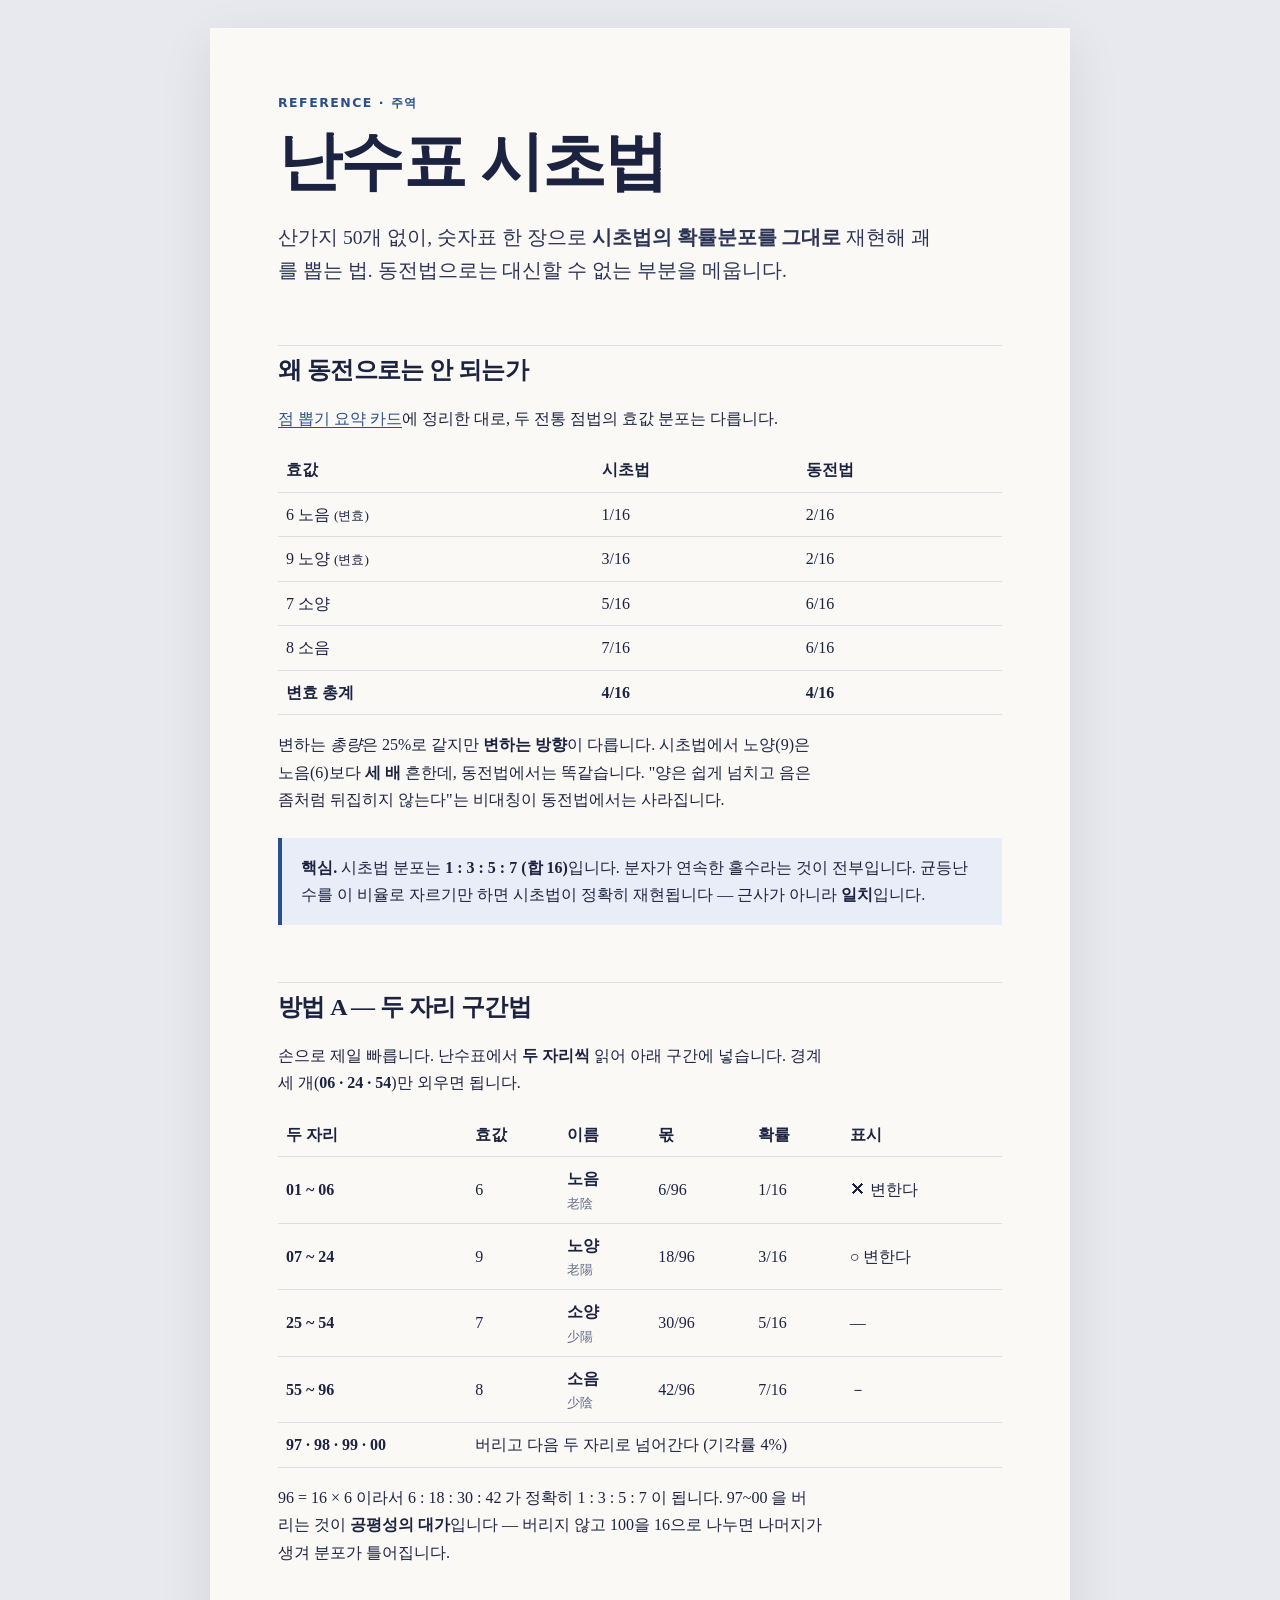
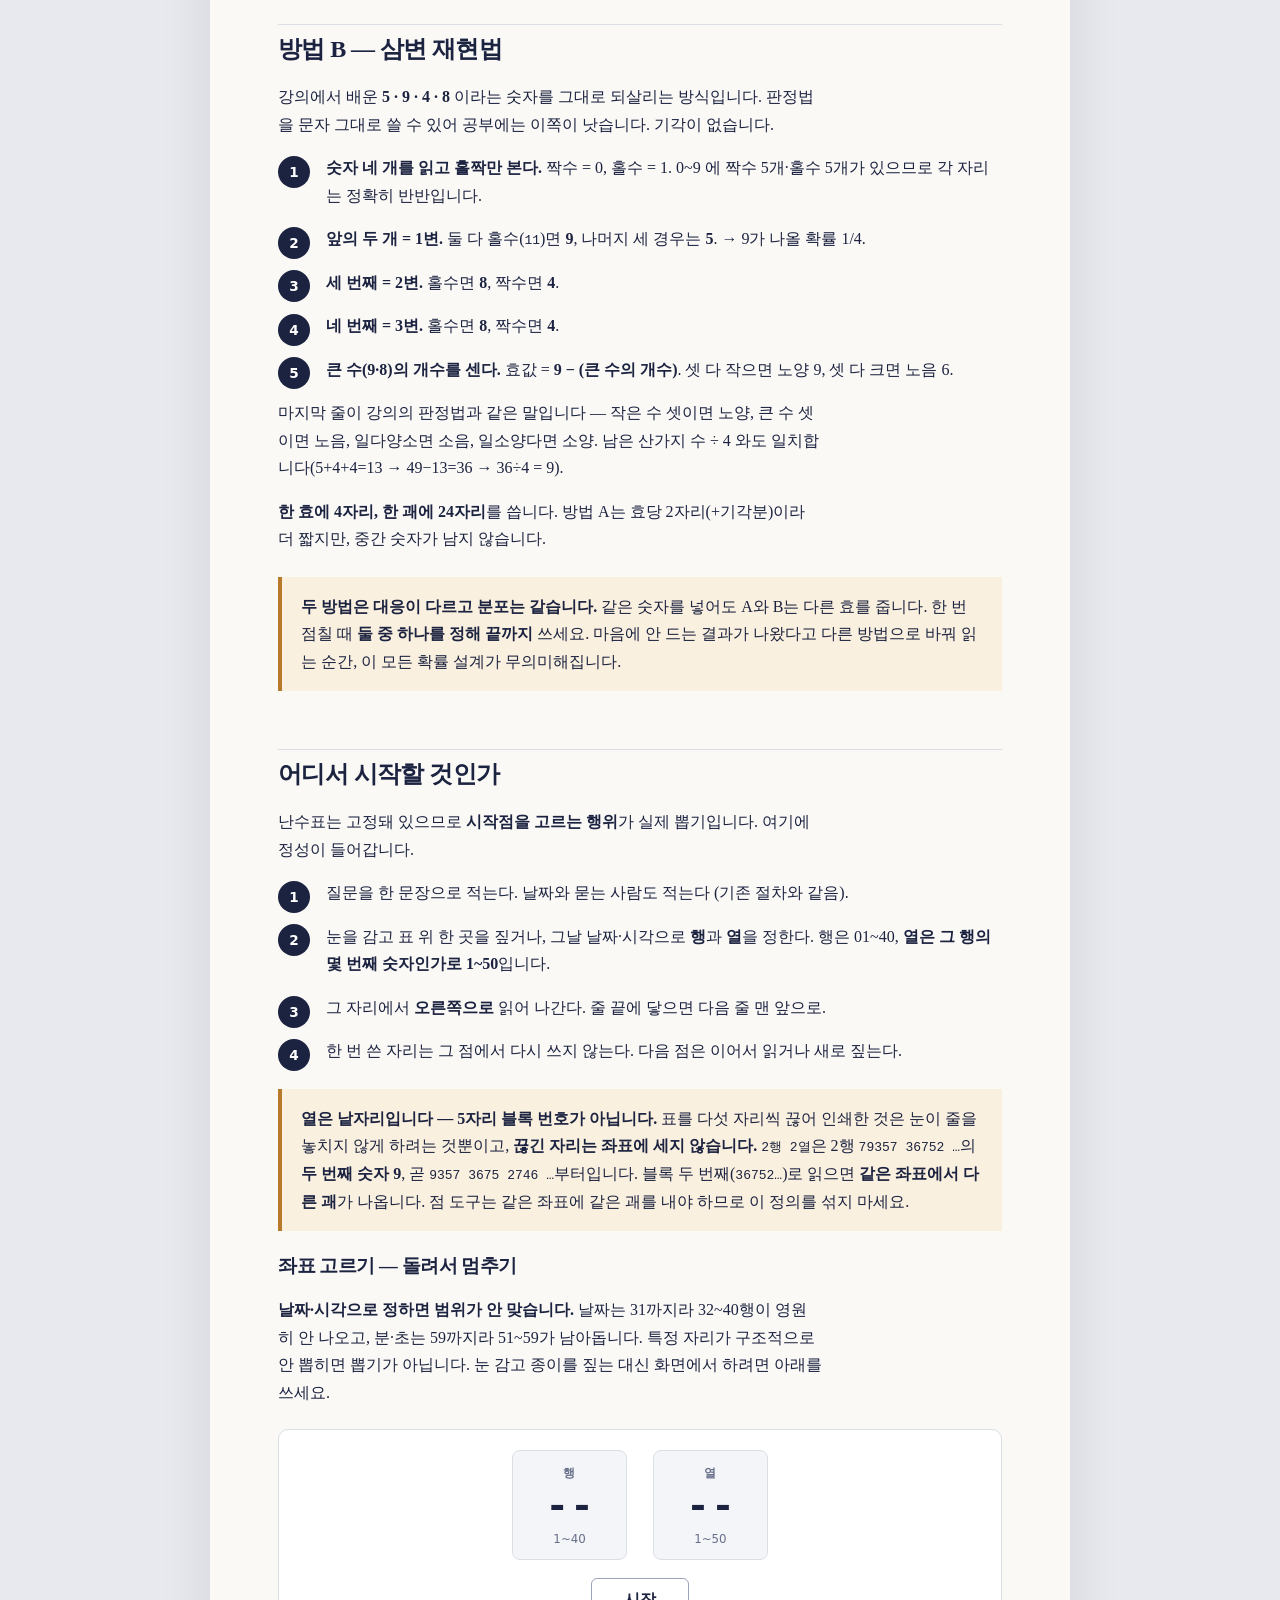
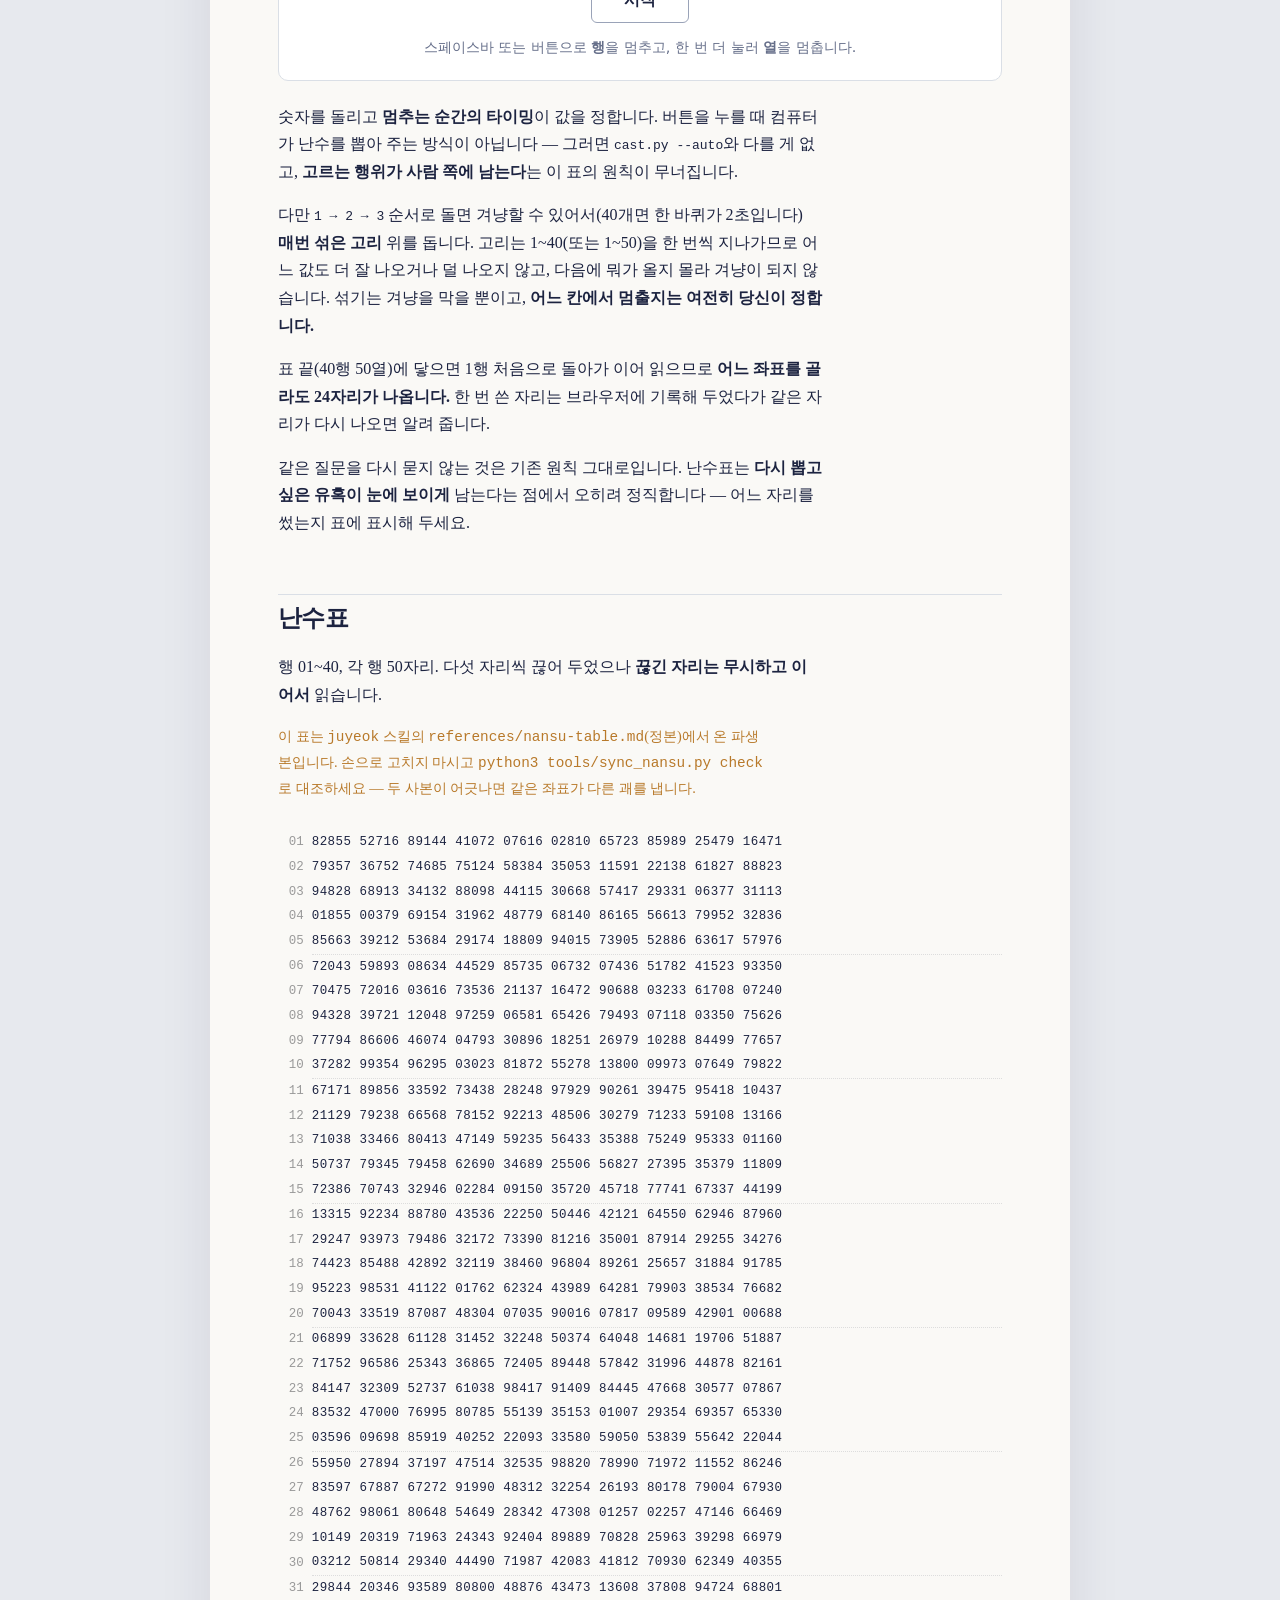
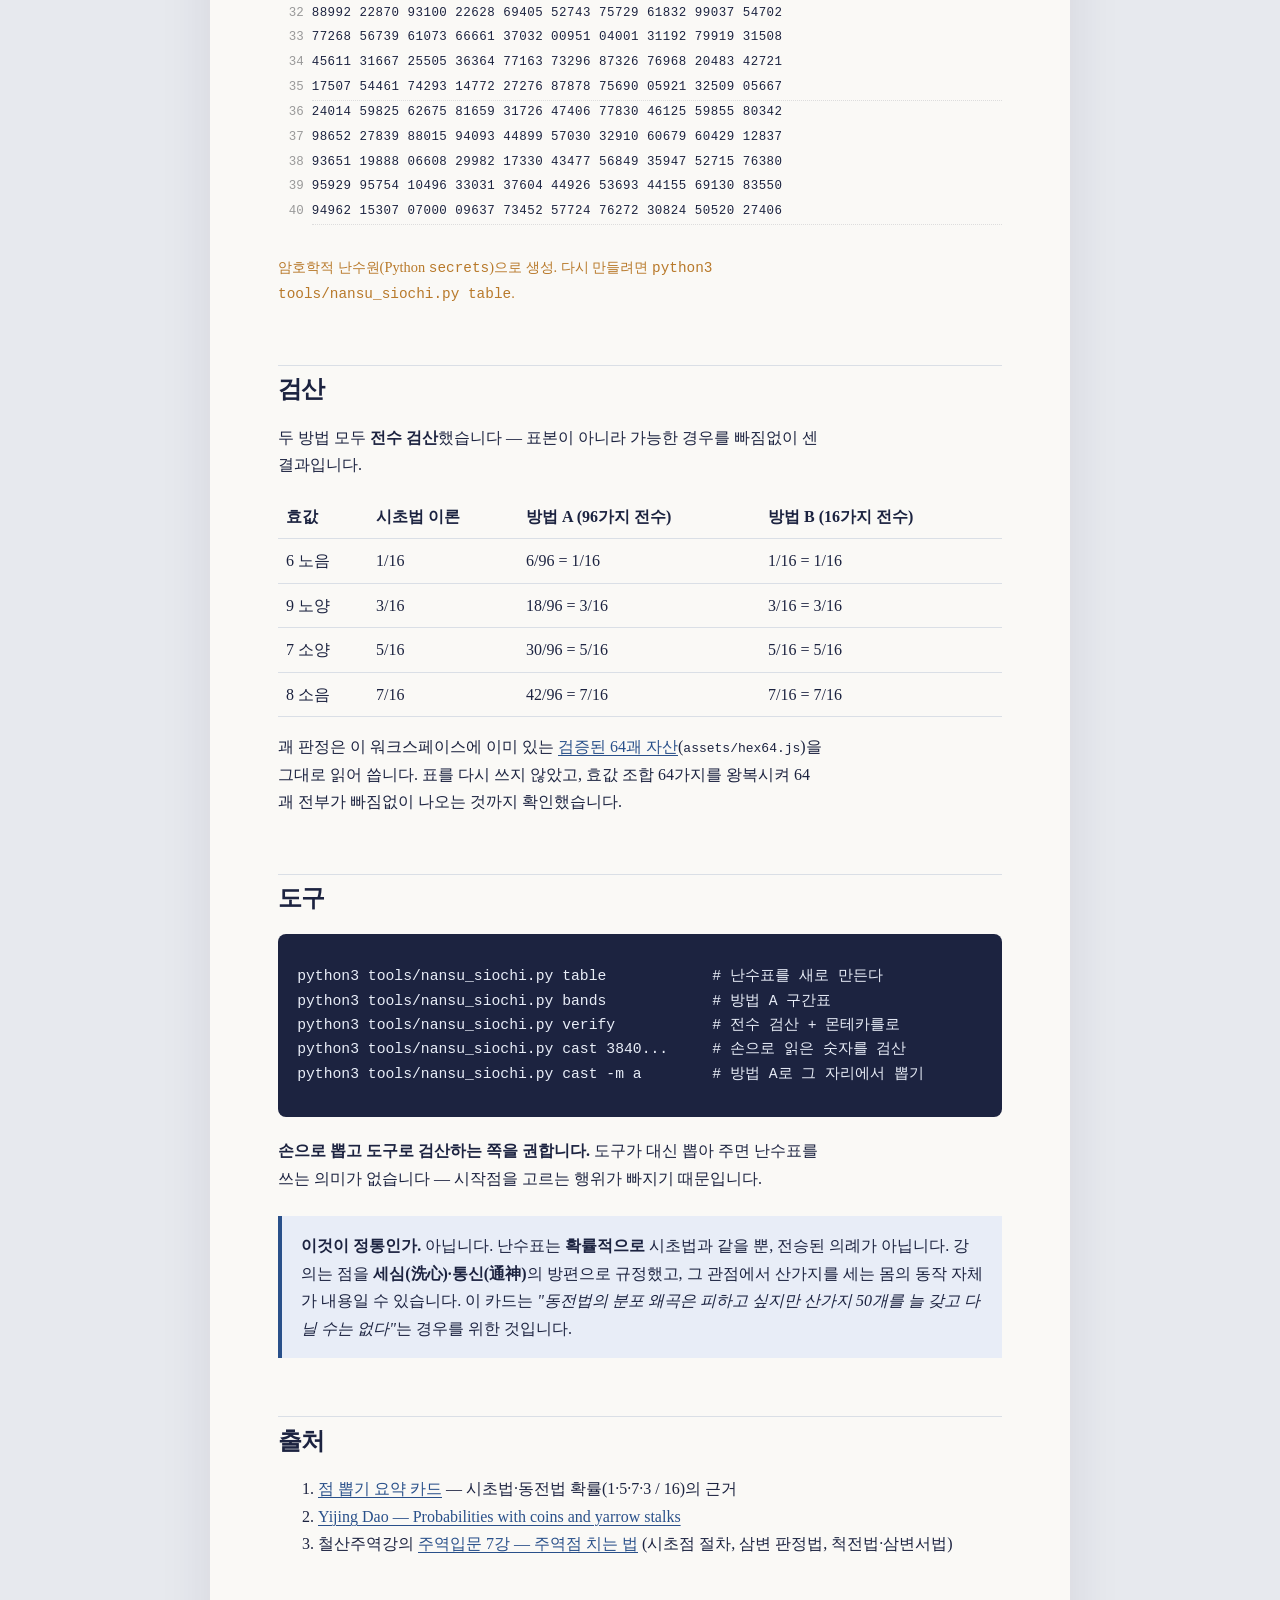
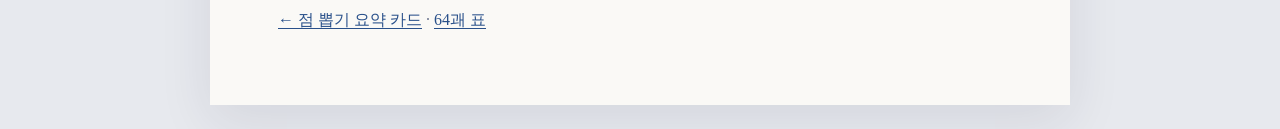
<file: reference/random-number-table.html>
<!doctype html>
<html lang="ko"><head><meta charset="utf-8"><meta name="viewport" content="width=device-width,initial-scale=1"><title>참고: 난수표 시초법</title><link rel="stylesheet" href="../assets/course.css">
<style>
  .nansu { border-collapse: collapse; font-family: ui-monospace, SFMono-Regular, Menlo, monospace; font-size: .78rem; margin: 1rem 0; width: 100%; }
  .nansu th { text-align: right; padding: .1rem .5rem .1rem 0; color: #999; font-weight: 400; user-select: none; }
  .nansu td { padding: .1rem 0; letter-spacing: .04em; white-space: nowrap; }
  .nansu tr:nth-child(5n) td { border-bottom: 1px dotted #ddd; }
  .wrap { overflow-x: auto; }
</style>
</head>
<body><main>
  <p class="eyebrow">Reference · 주역</p>
  <h1>난수표 시초법</h1>
  <p class="lede">산가지 50개 없이, 숫자표 한 장으로 <strong>시초법의 확률분포를 그대로</strong> 재현해 괘를 뽑는 법. 동전법으로는 대신할 수 없는 부분을 메웁니다.</p>

  <h2>왜 동전으로는 안 되는가</h2>
  <p><a href="casting-and-line-values.html">점 뽑기 요약 카드</a>에 정리한 대로, 두 전통 점법의 효값 분포는 다릅니다.</p>
  <table class="mini-table">
    <thead><tr><th>효값</th><th>시초법</th><th>동전법</th></tr></thead>
    <tbody>
      <tr><td>6 노음 <small>(변효)</small></td><td>1/16</td><td>2/16</td></tr>
      <tr><td>9 노양 <small>(변효)</small></td><td>3/16</td><td>2/16</td></tr>
      <tr><td>7 소양</td><td>5/16</td><td>6/16</td></tr>
      <tr><td>8 소음</td><td>7/16</td><td>6/16</td></tr>
      <tr><td><strong>변효 총계</strong></td><td><strong>4/16</strong></td><td><strong>4/16</strong></td></tr>
    </tbody>
  </table>
  <p>변하는 <em>총량</em>은 25%로 같지만 <strong>변하는 방향</strong>이 다릅니다. 시초법에서 노양(9)은 노음(6)보다 <strong>세 배</strong> 흔한데, 동전법에서는 똑같습니다. "양은 쉽게 넘치고 음은 좀처럼 뒤집히지 않는다"는 비대칭이 동전법에서는 사라집니다.</p>

  <div class="callout"><strong>핵심.</strong> 시초법 분포는 <strong>1 : 3 : 5 : 7 (합 16)</strong>입니다. 분자가 연속한 홀수라는 것이 전부입니다. 균등난수를 이 비율로 자르기만 하면 시초법이 정확히 재현됩니다 — 근사가 아니라 <strong>일치</strong>입니다.</div>

  <h2>방법 A — 두 자리 구간법</h2>
  <p>손으로 제일 빠릅니다. 난수표에서 <strong>두 자리씩</strong> 읽어 아래 구간에 넣습니다. 경계 세 개(<b>06 · 24 · 54</b>)만 외우면 됩니다.</p>
  <table class="mini-table">
    <thead><tr><th>두 자리</th><th>효값</th><th>이름</th><th>몫</th><th>확률</th><th>표시</th></tr></thead>
    <tbody>
      <tr><td><b>01 ~ 06</b></td><td>6</td><td class="hanja">노음 <small>老陰</small></td><td>6/96</td><td>1/16</td><td>✕ 변한다</td></tr>
      <tr><td><b>07 ~ 24</b></td><td>9</td><td class="hanja">노양 <small>老陽</small></td><td>18/96</td><td>3/16</td><td>○ 변한다</td></tr>
      <tr><td><b>25 ~ 54</b></td><td>7</td><td class="hanja">소양 <small>少陽</small></td><td>30/96</td><td>5/16</td><td>—</td></tr>
      <tr><td><b>55 ~ 96</b></td><td>8</td><td class="hanja">소음 <small>少陰</small></td><td>42/96</td><td>7/16</td><td>－</td></tr>
      <tr><td><b>97 · 98 · 99 · 00</b></td><td colspan="5">버리고 다음 두 자리로 넘어간다 (기각률 4%)</td></tr>
    </tbody>
  </table>
  <p>96 = 16 × 6 이라서 6 : 18 : 30 : 42 가 정확히 1 : 3 : 5 : 7 이 됩니다. 97~00 을 버리는 것이 <strong>공평성의 대가</strong>입니다 — 버리지 않고 100을 16으로 나누면 나머지가 생겨 분포가 틀어집니다.</p>

  <h2>방법 B — 삼변 재현법</h2>
  <p>강의에서 배운 <strong>5 · 9 · 4 · 8</strong> 이라는 숫자를 그대로 되살리는 방식입니다. 판정법을 문자 그대로 쓸 수 있어 공부에는 이쪽이 낫습니다. 기각이 없습니다.</p>
  <ol class="steps">
    <li><strong>숫자 네 개를 읽고 홀짝만 본다.</strong> 짝수 = 0, 홀수 = 1. 0~9 에 짝수 5개·홀수 5개가 있으므로 각 자리는 정확히 반반입니다.</li>
    <li><strong>앞의 두 개 = 1변.</strong> 둘 다 홀수(<code>11</code>)면 <b>9</b>, 나머지 세 경우는 <b>5</b>. → 9가 나올 확률 1/4.</li>
    <li><strong>세 번째 = 2변.</strong> 홀수면 <b>8</b>, 짝수면 <b>4</b>.</li>
    <li><strong>네 번째 = 3변.</strong> 홀수면 <b>8</b>, 짝수면 <b>4</b>.</li>
    <li><strong>큰 수(9·8)의 개수를 센다.</strong> 효값 = <b>9 − (큰 수의 개수)</b>. 셋 다 작으면 노양 9, 셋 다 크면 노음 6.</li>
  </ol>
  <p>마지막 줄이 강의의 판정법과 같은 말입니다 — 작은 수 셋이면 노양, 큰 수 셋이면 노음, 일다양소면 소음, 일소양다면 소양. 남은 산가지 수 ÷ 4 와도 일치합니다(5+4+4=13 → 49−13=36 → 36÷4 = 9).</p>
  <p><strong>한 효에 4자리, 한 괘에 24자리</strong>를 씁니다. 방법 A는 효당 2자리(+기각분)이라 더 짧지만, 중간 숫자가 남지 않습니다.</p>

  <div class="callout warning"><strong>두 방법은 대응이 다르고 분포는 같습니다.</strong> 같은 숫자를 넣어도 A와 B는 다른 효를 줍니다. 한 번 점칠 때 <strong>둘 중 하나를 정해 끝까지</strong> 쓰세요. 마음에 안 드는 결과가 나왔다고 다른 방법으로 바꿔 읽는 순간, 이 모든 확률 설계가 무의미해집니다.</div>

  <h2>어디서 시작할 것인가</h2>
  <p>난수표는 고정돼 있으므로 <strong>시작점을 고르는 행위</strong>가 실제 뽑기입니다. 여기에 정성이 들어갑니다.</p>
  <ol class="steps">
    <li>질문을 한 문장으로 적는다. 날짜와 묻는 사람도 적는다 (기존 절차와 같음).</li>
    <li>눈을 감고 표 위 한 곳을 짚거나, 그날 날짜·시각으로 <b>행</b>과 <b>열</b>을 정한다. 행은 01~40, <b>열은 그 행의 몇 번째 숫자인가로 1~50</b>입니다.</li>
    <li>그 자리에서 <strong>오른쪽으로</strong> 읽어 나간다. 줄 끝에 닿으면 다음 줄 맨 앞으로.</li>
    <li>한 번 쓴 자리는 그 점에서 다시 쓰지 않는다. 다음 점은 이어서 읽거나 새로 짚는다.</li>
  </ol>
  <div class="callout warning"><strong>열은 낱자리입니다 — 5자리 블록 번호가 아닙니다.</strong> 표를 다섯 자리씩 끊어 인쇄한 것은 눈이 줄을 놓치지 않게 하려는 것뿐이고, <strong>끊긴 자리는 좌표에 세지 않습니다.</strong> <code>2행 2열</code>은 2행 <code>79357 36752 …</code>의 <strong>두 번째 숫자 9</strong>, 곧 <code>9357 3675 2746 …</code>부터입니다. 블록 두 번째(<code>36752…</code>)로 읽으면 <strong>같은 좌표에서 다른 괘</strong>가 나옵니다. 점 도구는 같은 좌표에 같은 괘를 내야 하므로 이 정의를 섞지 마세요.</div>

  <h3>좌표 고르기 — 돌려서 멈추기</h3>
  <p><strong>날짜·시각으로 정하면 범위가 안 맞습니다.</strong> 날짜는 31까지라 32~40행이 영원히 안 나오고, 분·초는 59까지라 51~59가 남아돕니다. 특정 자리가 구조적으로 안 뽑히면 뽑기가 아닙니다. 눈 감고 종이를 짚는 대신 화면에서 하려면 아래를 쓰세요.</p>

  <div data-coord-picker></div>

  <p>숫자를 돌리고 <strong>멈추는 순간의 타이밍</strong>이 값을 정합니다. 버튼을 누를 때 컴퓨터가 난수를 뽑아 주는 방식이 아닙니다 — 그러면 <code>cast.py --auto</code>와 다를 게 없고, <strong>고르는 행위가 사람 쪽에 남는다</strong>는 이 표의 원칙이 무너집니다.</p>
  <p>다만 <code>1 → 2 → 3</code> 순서로 돌면 겨냥할 수 있어서(40개면 한 바퀴가 2초입니다) <strong>매번 섞은 고리</strong> 위를 돕니다. 고리는 1~40(또는 1~50)을 한 번씩 지나가므로 어느 값도 더 잘 나오거나 덜 나오지 않고, 다음에 뭐가 올지 몰라 겨냥이 되지 않습니다. 섞기는 겨냥을 막을 뿐이고, <strong>어느 칸에서 멈출지는 여전히 당신이 정합니다.</strong></p>
  <p>표 끝(40행 50열)에 닿으면 1행 처음으로 돌아가 이어 읽으므로 <strong>어느 좌표를 골라도 24자리가 나옵니다.</strong> 한 번 쓴 자리는 브라우저에 기록해 두었다가 같은 자리가 다시 나오면 알려 줍니다.</p>

  <p>같은 질문을 다시 묻지 않는 것은 기존 원칙 그대로입니다. 난수표는 <strong>다시 뽑고 싶은 유혹이 눈에 보이게</strong> 남는다는 점에서 오히려 정직합니다 — 어느 자리를 썼는지 표에 표시해 두세요.</p>

  <h2>난수표</h2>
  <p>행 01~40, 각 행 50자리. 다섯 자리씩 끊어 두었으나 <strong>끊긴 자리는 무시하고 이어서</strong> 읽습니다.</p>
  <p class="src">이 표는 <code>juyeok</code> 스킬의 <code>references/nansu-table.md</code>(정본)에서 온 파생본입니다. 손으로 고치지 마시고 <code>python3 tools/sync_nansu.py check</code> 로 대조하세요 — 두 사본이 어긋나면 같은 좌표가 다른 괘를 냅니다.</p>
  <div class="wrap">
  <table class="nansu"><tbody>
<tr><th>01</th><td>82855 52716 89144 41072 07616 02810 65723 85989 25479 16471</td></tr>
      <tr><th>02</th><td>79357 36752 74685 75124 58384 35053 11591 22138 61827 88823</td></tr>
      <tr><th>03</th><td>94828 68913 34132 88098 44115 30668 57417 29331 06377 31113</td></tr>
      <tr><th>04</th><td>01855 00379 69154 31962 48779 68140 86165 56613 79952 32836</td></tr>
      <tr><th>05</th><td>85663 39212 53684 29174 18809 94015 73905 52886 63617 57976</td></tr>
      <tr><th>06</th><td>72043 59893 08634 44529 85735 06732 07436 51782 41523 93350</td></tr>
      <tr><th>07</th><td>70475 72016 03616 73536 21137 16472 90688 03233 61708 07240</td></tr>
      <tr><th>08</th><td>94328 39721 12048 97259 06581 65426 79493 07118 03350 75626</td></tr>
      <tr><th>09</th><td>77794 86606 46074 04793 30896 18251 26979 10288 84499 77657</td></tr>
      <tr><th>10</th><td>37282 99354 96295 03023 81872 55278 13800 09973 07649 79822</td></tr>
      <tr><th>11</th><td>67171 89856 33592 73438 28248 97929 90261 39475 95418 10437</td></tr>
      <tr><th>12</th><td>21129 79238 66568 78152 92213 48506 30279 71233 59108 13166</td></tr>
      <tr><th>13</th><td>71038 33466 80413 47149 59235 56433 35388 75249 95333 01160</td></tr>
      <tr><th>14</th><td>50737 79345 79458 62690 34689 25506 56827 27395 35379 11809</td></tr>
      <tr><th>15</th><td>72386 70743 32946 02284 09150 35720 45718 77741 67337 44199</td></tr>
      <tr><th>16</th><td>13315 92234 88780 43536 22250 50446 42121 64550 62946 87960</td></tr>
      <tr><th>17</th><td>29247 93973 79486 32172 73390 81216 35001 87914 29255 34276</td></tr>
      <tr><th>18</th><td>74423 85488 42892 32119 38460 96804 89261 25657 31884 91785</td></tr>
      <tr><th>19</th><td>95223 98531 41122 01762 62324 43989 64281 79903 38534 76682</td></tr>
      <tr><th>20</th><td>70043 33519 87087 48304 07035 90016 07817 09589 42901 00688</td></tr>
      <tr><th>21</th><td>06899 33628 61128 31452 32248 50374 64048 14681 19706 51887</td></tr>
      <tr><th>22</th><td>71752 96586 25343 36865 72405 89448 57842 31996 44878 82161</td></tr>
      <tr><th>23</th><td>84147 32309 52737 61038 98417 91409 84445 47668 30577 07867</td></tr>
      <tr><th>24</th><td>83532 47000 76995 80785 55139 35153 01007 29354 69357 65330</td></tr>
      <tr><th>25</th><td>03596 09698 85919 40252 22093 33580 59050 53839 55642 22044</td></tr>
      <tr><th>26</th><td>55950 27894 37197 47514 32535 98820 78990 71972 11552 86246</td></tr>
      <tr><th>27</th><td>83597 67887 67272 91990 48312 32254 26193 80178 79004 67930</td></tr>
      <tr><th>28</th><td>48762 98061 80648 54649 28342 47308 01257 02257 47146 66469</td></tr>
      <tr><th>29</th><td>10149 20319 71963 24343 92404 89889 70828 25963 39298 66979</td></tr>
      <tr><th>30</th><td>03212 50814 29340 44490 71987 42083 41812 70930 62349 40355</td></tr>
      <tr><th>31</th><td>29844 20346 93589 80800 48876 43473 13608 37808 94724 68801</td></tr>
      <tr><th>32</th><td>88992 22870 93100 22628 69405 52743 75729 61832 99037 54702</td></tr>
      <tr><th>33</th><td>77268 56739 61073 66661 37032 00951 04001 31192 79919 31508</td></tr>
      <tr><th>34</th><td>45611 31667 25505 36364 77163 73296 87326 76968 20483 42721</td></tr>
      <tr><th>35</th><td>17507 54461 74293 14772 27276 87878 75690 05921 32509 05667</td></tr>
      <tr><th>36</th><td>24014 59825 62675 81659 31726 47406 77830 46125 59855 80342</td></tr>
      <tr><th>37</th><td>98652 27839 88015 94093 44899 57030 32910 60679 60429 12837</td></tr>
      <tr><th>38</th><td>93651 19888 06608 29982 17330 43477 56849 35947 52715 76380</td></tr>
      <tr><th>39</th><td>95929 95754 10496 33031 37604 44926 53693 44155 69130 83550</td></tr>
      <tr><th>40</th><td>94962 15307 07000 09637 73452 57724 76272 30824 50520 27406</td></tr>
  </tbody></table>
  </div>
  <p class="src">암호학적 난수원(Python <code>secrets</code>)으로 생성. 다시 만들려면 <code>python3 tools/nansu_siochi.py table</code>.</p>

  <h2>검산</h2>
  <p>두 방법 모두 <strong>전수 검산</strong>했습니다 — 표본이 아니라 가능한 경우를 빠짐없이 센 결과입니다.</p>
  <table class="mini-table">
    <thead><tr><th>효값</th><th>시초법 이론</th><th>방법 A (96가지 전수)</th><th>방법 B (16가지 전수)</th></tr></thead>
    <tbody>
      <tr><td>6 노음</td><td>1/16</td><td>6/96 = 1/16</td><td>1/16 = 1/16</td></tr>
      <tr><td>9 노양</td><td>3/16</td><td>18/96 = 3/16</td><td>3/16 = 3/16</td></tr>
      <tr><td>7 소양</td><td>5/16</td><td>30/96 = 5/16</td><td>5/16 = 5/16</td></tr>
      <tr><td>8 소음</td><td>7/16</td><td>42/96 = 7/16</td><td>7/16 = 7/16</td></tr>
    </tbody>
  </table>
  <p>괘 판정은 이 워크스페이스에 이미 있는 <a href="64-hexagram-table.html">검증된 64괘 자산</a>(<code>assets/hex64.js</code>)을 그대로 읽어 씁니다. 표를 다시 쓰지 않았고, 효값 조합 64가지를 왕복시켜 64괘 전부가 빠짐없이 나오는 것까지 확인했습니다.</p>

  <h2>도구</h2>
  <div class="code-block"><pre><code>python3 tools/nansu_siochi.py table            # 난수표를 새로 만든다
python3 tools/nansu_siochi.py bands            # 방법 A 구간표
python3 tools/nansu_siochi.py verify           # 전수 검산 + 몬테카를로
python3 tools/nansu_siochi.py cast 3840...     # 손으로 읽은 숫자를 검산
python3 tools/nansu_siochi.py cast -m a        # 방법 A로 그 자리에서 뽑기</code></pre></div>
  <p><strong>손으로 뽑고 도구로 검산하는 쪽을 권합니다.</strong> 도구가 대신 뽑아 주면 난수표를 쓰는 의미가 없습니다 — 시작점을 고르는 행위가 빠지기 때문입니다.</p>

  <div class="callout"><strong>이것이 정통인가.</strong> 아닙니다. 난수표는 <strong>확률적으로</strong> 시초법과 같을 뿐, 전승된 의례가 아닙니다. 강의는 점을 <span class="hanja">세심(洗心)·통신(通神)</span>의 방편으로 규정했고, 그 관점에서 산가지를 세는 몸의 동작 자체가 내용일 수 있습니다. 이 카드는 <em>"동전법의 분포 왜곡은 피하고 싶지만 산가지 50개를 늘 갖고 다닐 수는 없다"</em>는 경우를 위한 것입니다.</div>

  <h2>출처</h2>
  <ol>
    <li><a href="casting-and-line-values.html">점 뽑기 요약 카드</a> — 시초법·동전법 확률(1·5·7·3 / 16)의 근거</li>
    <li><a href="https://www.biroco.com/yijing/prob.htm">Yijing Dao — Probabilities with coins and yarrow stalks</a></li>
    <li>철산주역강의 <a href="https://youtu.be/mk4oc0KFyrc">주역입문 7강 — 주역점 치는 법</a> (시초점 절차, 삼변 판정법, 척전법·삼변서법)</li>
  </ol>

  <p class="next"><a href="casting-and-line-values.html">← 점 뽑기 요약 카드</a> · <a href="64-hexagram-table.html">64괘 표</a></p>
</main>
<script src="../assets/coord-picker.js"></script>
</body></html>
</file>
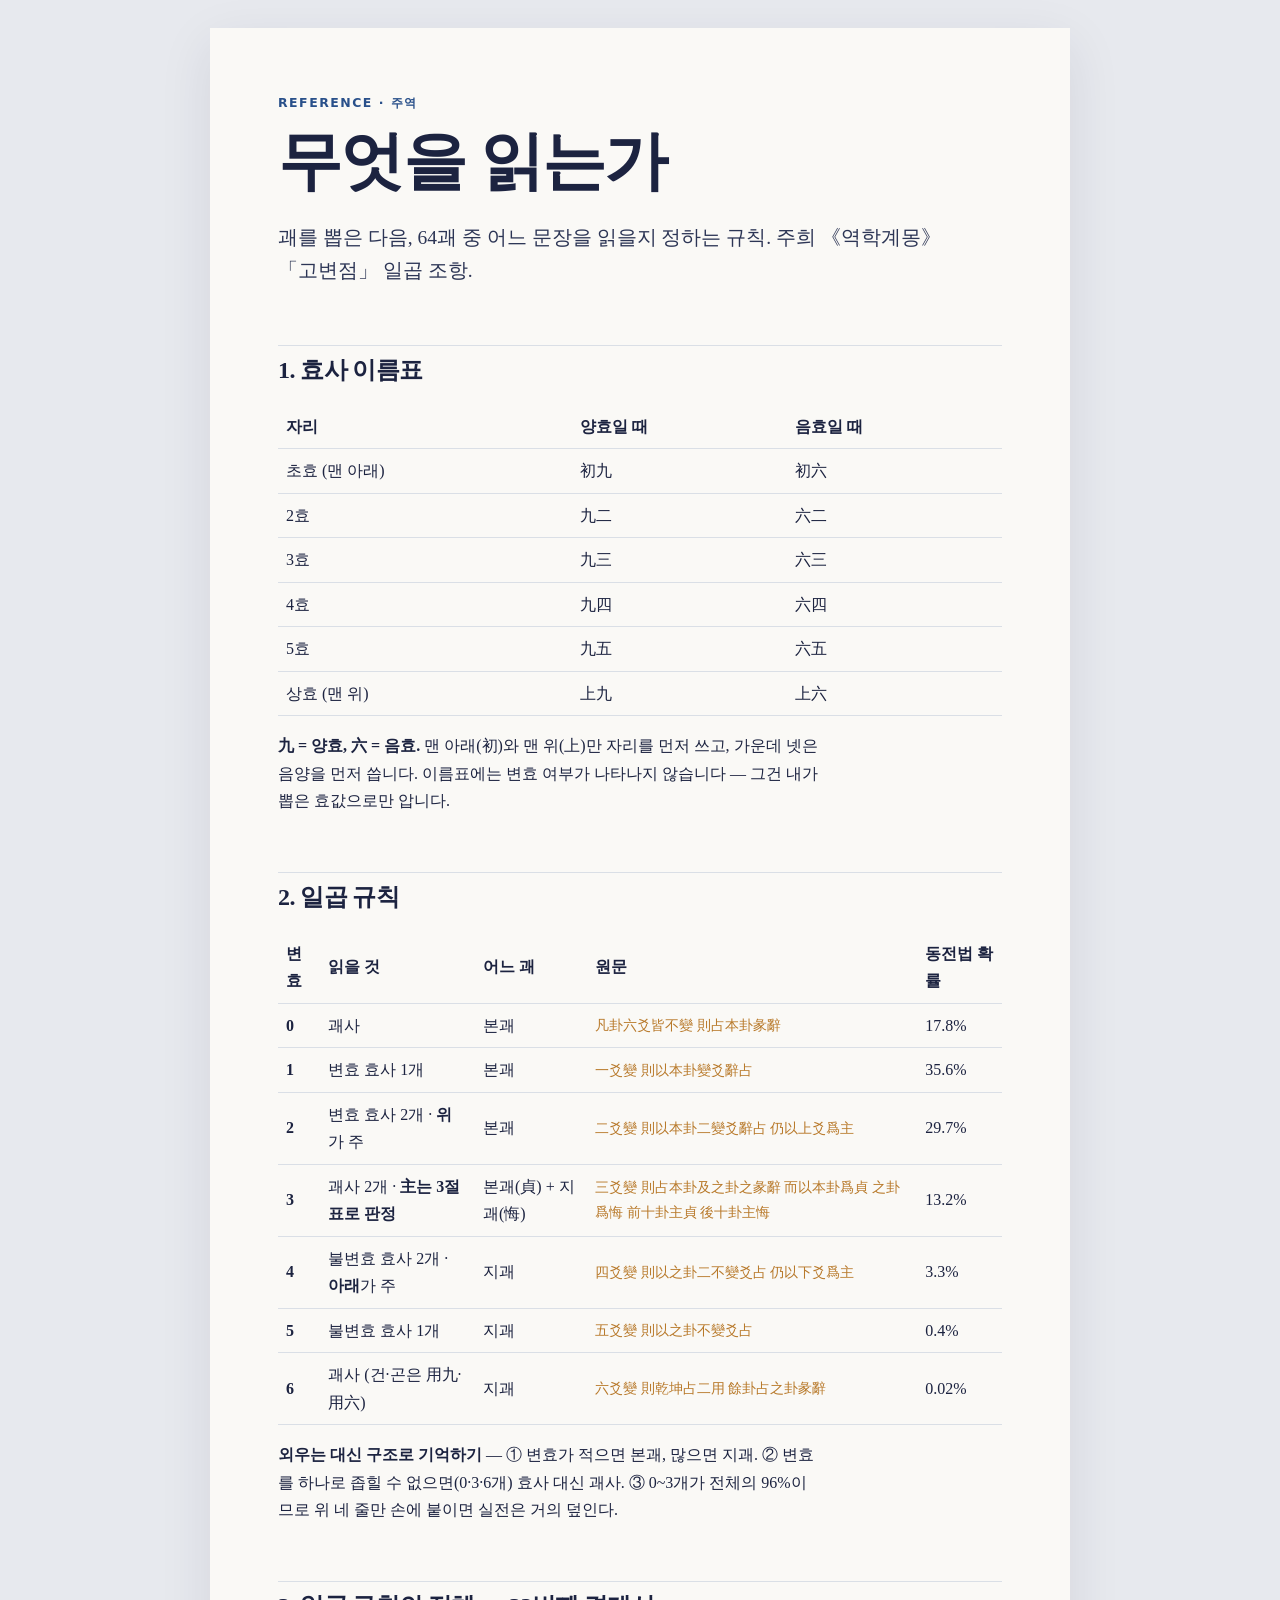
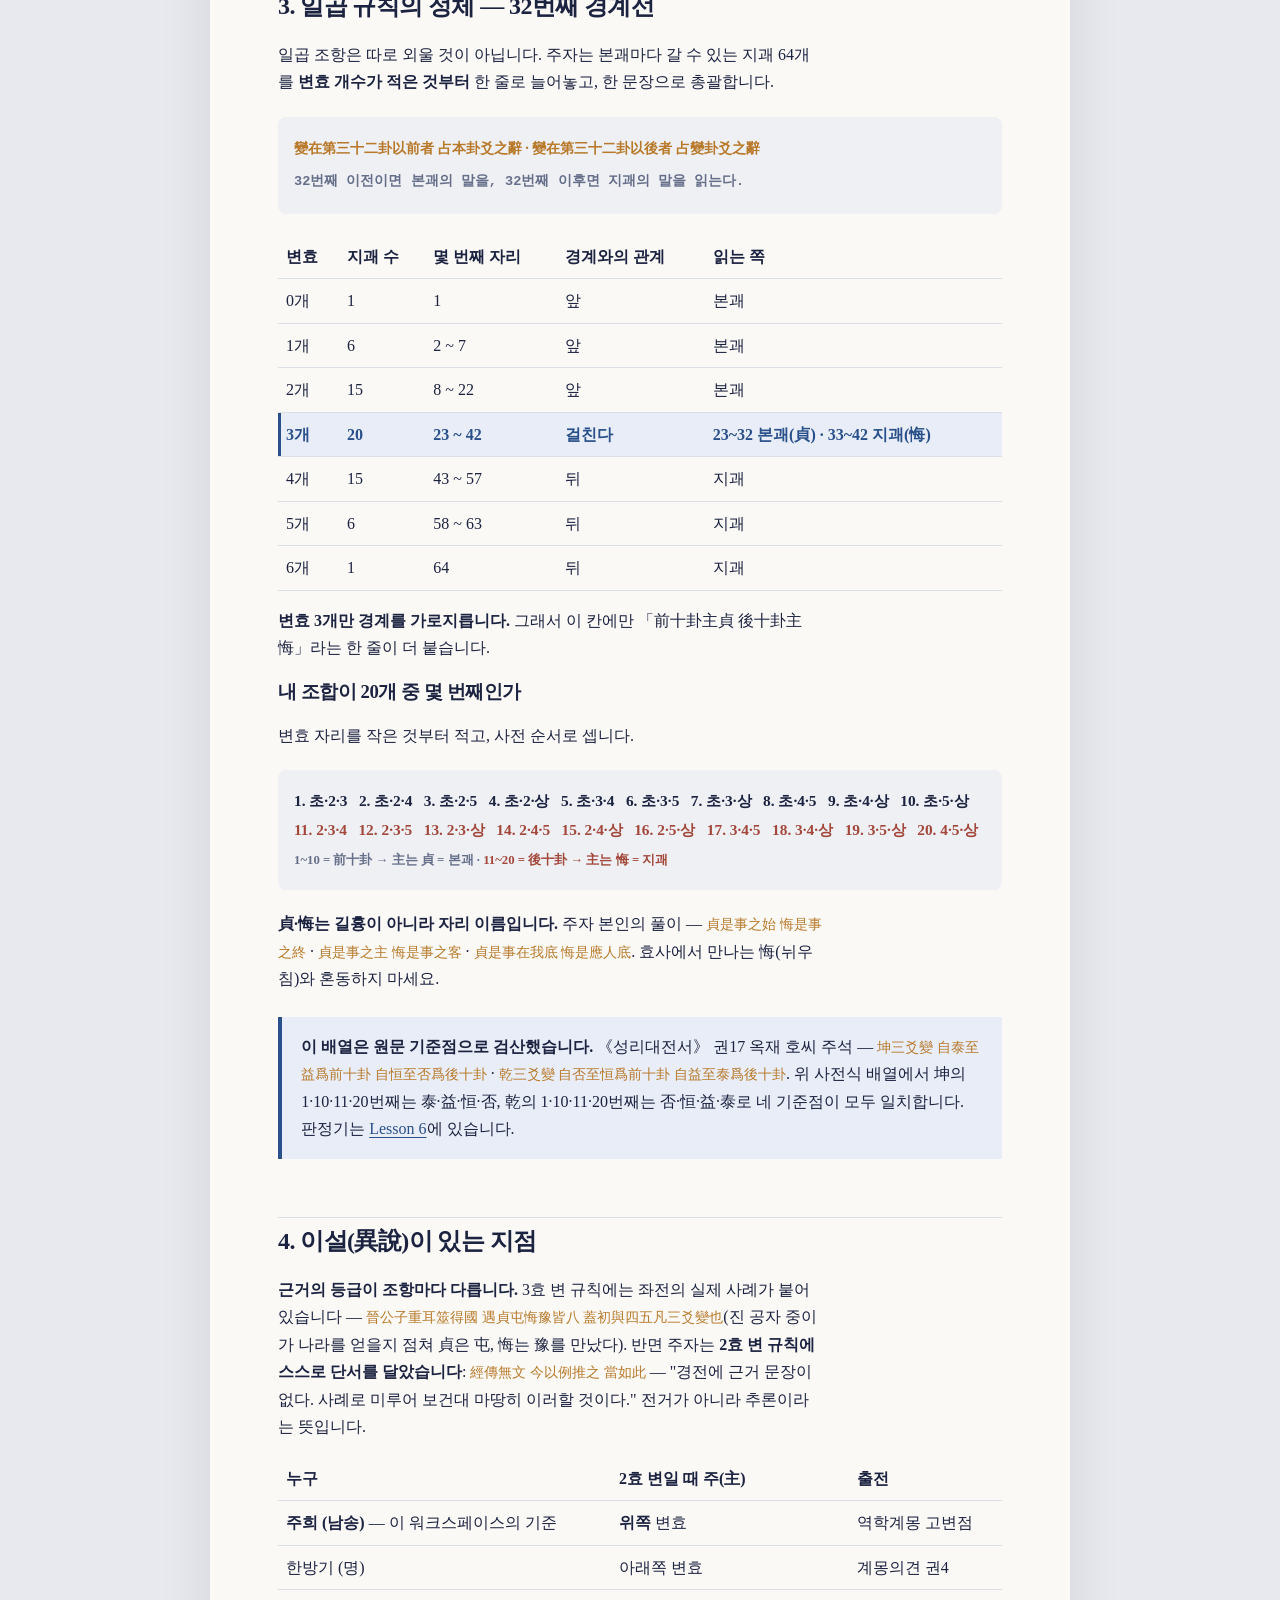
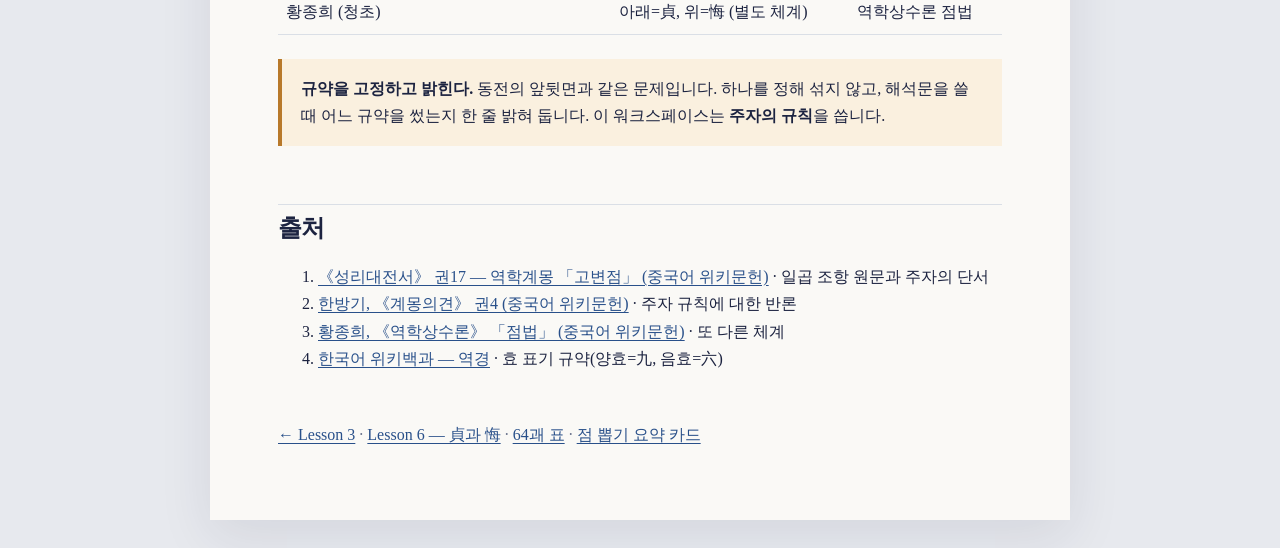
<file: reference/reading-rules.html>
<!doctype html>
<html lang="ko"><head><meta charset="utf-8"><meta name="viewport" content="width=device-width,initial-scale=1"><title>참고: 무엇을 읽는가 규칙 카드</title><link rel="stylesheet" href="../assets/course.css"></head>
<body><main>
  <p class="eyebrow">Reference · 주역</p>
  <h1>무엇을 읽는가</h1>
  <p class="lede">괘를 뽑은 다음, 64괘 중 어느 문장을 읽을지 정하는 규칙. 주희 《역학계몽》 「고변점」 일곱 조항.</p>

  <h2>1. 효사 이름표</h2>
  <table class="mini-table">
    <thead><tr><th>자리</th><th>양효일 때</th><th>음효일 때</th></tr></thead>
    <tbody>
      <tr><td>초효 (맨 아래)</td><td>初九</td><td>初六</td></tr>
      <tr><td>2효</td><td>九二</td><td>六二</td></tr>
      <tr><td>3효</td><td>九三</td><td>六三</td></tr>
      <tr><td>4효</td><td>九四</td><td>六四</td></tr>
      <tr><td>5효</td><td>九五</td><td>六五</td></tr>
      <tr><td>상효 (맨 위)</td><td>上九</td><td>上六</td></tr>
    </tbody>
  </table>
  <p><strong>九 = 양효, 六 = 음효.</strong> 맨 아래(初)와 맨 위(上)만 자리를 먼저 쓰고, 가운데 넷은 음양을 먼저 씁니다. 이름표에는 변효 여부가 나타나지 않습니다 — 그건 내가 뽑은 효값으로만 압니다.</p>

  <h2>2. 일곱 규칙</h2>
  <table class="mini-table">
    <thead><tr><th>변효</th><th>읽을 것</th><th>어느 괘</th><th>원문</th><th>동전법 확률</th></tr></thead>
    <tbody>
      <tr><td><b>0</b></td><td>괘사</td><td>본괘</td><td class="src">凡卦六爻皆不變 則占本卦彖辭</td><td>17.8%</td></tr>
      <tr><td><b>1</b></td><td>변효 효사 1개</td><td>본괘</td><td class="src">一爻變 則以本卦變爻辭占</td><td>35.6%</td></tr>
      <tr><td><b>2</b></td><td>변효 효사 2개 · <strong>위</strong>가 주</td><td>본괘</td><td class="src">二爻變 則以本卦二變爻辭占 仍以上爻爲主</td><td>29.7%</td></tr>
      <tr><td><b>3</b></td><td>괘사 2개 · <strong>主는 3절 표로 판정</strong></td><td>본괘(貞) + 지괘(悔)</td><td class="src">三爻變 則占本卦及之卦之彖辭 而以本卦爲貞 之卦爲悔 前十卦主貞 後十卦主悔</td><td>13.2%</td></tr>
      <tr><td><b>4</b></td><td>불변효 효사 2개 · <strong>아래</strong>가 주</td><td>지괘</td><td class="src">四爻變 則以之卦二不變爻占 仍以下爻爲主</td><td>3.3%</td></tr>
      <tr><td><b>5</b></td><td>불변효 효사 1개</td><td>지괘</td><td class="src">五爻變 則以之卦不變爻占</td><td>0.4%</td></tr>
      <tr><td><b>6</b></td><td>괘사 (건·곤은 用九·用六)</td><td>지괘</td><td class="src">六爻變 則乾坤占二用 餘卦占之卦彖辭</td><td>0.02%</td></tr>
    </tbody>
  </table>
  <p><strong>외우는 대신 구조로 기억하기</strong> — ① 변효가 적으면 본괘, 많으면 지괘. ② 변효를 하나로 좁힐 수 없으면(0·3·6개) 효사 대신 괘사. ③ 0~3개가 전체의 96%이므로 위 네 줄만 손에 붙이면 실전은 거의 덮인다.</p>

  <h2>3. 일곱 규칙의 정체 — 32번째 경계선</h2>
  <p>일곱 조항은 따로 외울 것이 아닙니다. 주자는 본괘마다 갈 수 있는 지괘 64개를 <strong>변효 개수가 적은 것부터</strong> 한 줄로 늘어놓고, 한 문장으로 총괄합니다.</p>
  <div class="formula" style="text-align:left;font-size:1.02rem;line-height:2">
    <span class="src">變在第<b>三十二卦以前</b>者 占本卦爻之辭 · 變在第<b>三十二卦以後</b>者 占變卦爻之辭</span><br>
    <small style="font-family:inherit;color:#666f8a">32번째 이전이면 본괘의 말을, 32번째 이후면 지괘의 말을 읽는다.</small>
  </div>
  <table class="mini-table">
    <thead><tr><th>변효</th><th>지괘 수</th><th>몇 번째 자리</th><th>경계와의 관계</th><th>읽는 쪽</th></tr></thead>
    <tbody>
      <tr><td>0개</td><td>1</td><td>1</td><td>앞</td><td>본괘</td></tr>
      <tr><td>1개</td><td>6</td><td>2 ~ 7</td><td>앞</td><td>본괘</td></tr>
      <tr><td>2개</td><td>15</td><td>8 ~ 22</td><td>앞</td><td>본괘</td></tr>
      <tr class="hit"><td><b>3개</b></td><td><b>20</b></td><td><b>23 ~ 42</b></td><td><b>걸친다</b></td><td><b>23~32 본괘(貞) · 33~42 지괘(悔)</b></td></tr>
      <tr><td>4개</td><td>15</td><td>43 ~ 57</td><td>뒤</td><td>지괘</td></tr>
      <tr><td>5개</td><td>6</td><td>58 ~ 63</td><td>뒤</td><td>지괘</td></tr>
      <tr><td>6개</td><td>1</td><td>64</td><td>뒤</td><td>지괘</td></tr>
    </tbody>
  </table>
  <p><strong>변효 3개만 경계를 가로지릅니다.</strong> 그래서 이 칸에만 「前十卦主貞 後十卦主悔」라는 한 줄이 더 붙습니다.</p>

  <h3>내 조합이 20개 중 몇 번째인가</h3>
  <p>변효 자리를 작은 것부터 적고, 사전 순서로 셉니다.</p>
  <div class="formula" style="text-align:left;font-family:inherit;font-size:.96rem;line-height:1.9">
    1. 초·2·3 &nbsp; 2. 초·2·4 &nbsp; 3. 초·2·5 &nbsp; 4. 초·2·상 &nbsp; 5. 초·3·4 &nbsp; 6. 초·3·5 &nbsp; 7. 초·3·상 &nbsp; 8. 초·4·5 &nbsp; 9. 초·4·상 &nbsp; 10. 초·5·상<br>
    <span style="color:#a3473b">11. 2·3·4 &nbsp; 12. 2·3·5 &nbsp; 13. 2·3·상 &nbsp; 14. 2·4·5 &nbsp; 15. 2·4·상 &nbsp; 16. 2·5·상 &nbsp; 17. 3·4·5 &nbsp; 18. 3·4·상 &nbsp; 19. 3·5·상 &nbsp; 20. 4·5·상</span><br>
    <small style="color:#666f8a">1~10 = 前十卦 → 主는 <b>貞 = 본괘</b> · <span style="color:#a3473b">11~20 = 後十卦 → 主는 <b>悔 = 지괘</b></span></small>
  </div>
  <p><strong>貞·悔는 길흉이 아니라 자리 이름입니다.</strong> 주자 본인의 풀이 — <span class="src">貞是事之始 悔是事之終</span> · <span class="src">貞是事之主 悔是事之客</span> · <span class="src">貞是事在我底 悔是應人底</span>. 효사에서 만나는 悔(뉘우침)와 혼동하지 마세요.</p>
  <div class="callout"><strong>이 배열은 원문 기준점으로 검산했습니다.</strong> 《성리대전서》 권17 옥재 호씨 주석 — <span class="src">坤三爻變 自泰至益爲前十卦 自恒至否爲後十卦</span> · <span class="src">乾三爻變 自否至恒爲前十卦 自益至泰爲後十卦</span>. 위 사전식 배열에서 坤의 1·10·11·20번째는 泰·益·恒·否, 乾의 1·10·11·20번째는 否·恒·益·泰로 네 기준점이 모두 일치합니다. 판정기는 <a href="../lessons/0006-zhen-and-hui.html">Lesson 6</a>에 있습니다.</div>

  <h2>4. 이설(異說)이 있는 지점</h2>
  <p><strong>근거의 등급이 조항마다 다릅니다.</strong> 3효 변 규칙에는 좌전의 실제 사례가 붙어 있습니다 — <span class="src">晉公子重耳筮得國 遇貞屯悔豫皆八 蓋初與四五凡三爻變也</span>(진 공자 중이가 나라를 얻을지 점쳐 貞은 屯, 悔는 豫를 만났다). 반면 주자는 <strong>2효 변 규칙에 스스로 단서를 달았습니다</strong>: <span class="src">經傳無文 今以例推之 當如此</span> — "경전에 근거 문장이 없다. 사례로 미루어 보건대 마땅히 이러할 것이다." 전거가 아니라 추론이라는 뜻입니다.</p>
  <table class="mini-table">
    <thead><tr><th>누구</th><th>2효 변일 때 주(主)</th><th>출전</th></tr></thead>
    <tbody>
      <tr><td><strong>주희 (남송)</strong> — 이 워크스페이스의 기준</td><td><strong>위쪽</strong> 변효</td><td>역학계몽 고변점</td></tr>
      <tr><td>한방기 (명)</td><td>아래쪽 변효</td><td>계몽의견 권4</td></tr>
      <tr><td>황종희 (청초)</td><td>아래=貞, 위=悔 (별도 체계)</td><td>역학상수론 점법</td></tr>
    </tbody>
  </table>
  <div class="callout warning"><strong>규약을 고정하고 밝힌다.</strong> 동전의 앞뒷면과 같은 문제입니다. 하나를 정해 섞지 않고, 해석문을 쓸 때 어느 규약을 썼는지 한 줄 밝혀 둡니다. 이 워크스페이스는 <strong>주자의 규칙</strong>을 씁니다.</div>

  <h2>출처</h2>
  <ol>
    <li><a href="https://zh.wikisource.org/wiki/%E6%80%A7%E7%90%86%E5%A4%A7%E5%85%A8%E6%9B%B8_(%E5%9B%9B%E5%BA%AB%E5%85%A8%E6%9B%B8%E6%9C%AC)/%E5%8D%B717">《성리대전서》 권17 — 역학계몽 「고변점」 (중국어 위키문헌)</a> · 일곱 조항 원문과 주자의 단서</li>
    <li><a href="https://zh.wikisource.org/wiki/%E5%95%93%E8%92%99%E6%84%8F%E8%A6%8B_(%E5%9B%9B%E5%BA%AB%E5%85%A8%E6%9B%B8%E6%9C%AC)/%E5%8D%B74">한방기, 《계몽의견》 권4 (중국어 위키문헌)</a> · 주자 규칙에 대한 반론</li>
    <li><a href="https://zh.wikisource.org/wiki/%E6%98%93%E5%AD%B8%E8%B1%A1%E6%95%B8%E8%AB%96/%E5%8D%A0%E6%B3%95">황종희, 《역학상수론》 「점법」 (중국어 위키문헌)</a> · 또 다른 체계</li>
    <li><a href="https://ko.wikipedia.org/wiki/%EC%97%AD%EA%B2%BD">한국어 위키백과 — 역경</a> · 효 표기 규약(양효=九, 음효=六)</li>
  </ol>
  <p class="next"><a href="../lessons/0003-what-to-read.html">← Lesson 3</a> · <a href="../lessons/0006-zhen-and-hui.html">Lesson 6 — 貞과 悔</a> · <a href="./64-hexagram-table.html">64괘 표</a> · <a href="./casting-and-line-values.html">점 뽑기 요약 카드</a></p>
</main></body></html>
</file>
<file: assets/course.css>
:root {
  --ink: #1c2340;
  --muted: #666f8a;
  --paper: #faf9f6;
  --card: #ffffff;
  --blue: #29508a;
  --blue-soft: #e8edf7;
  --gold: #b8792a;
  --red: #a3473b;
  --rule: #dadfe6;
}
* { box-sizing: border-box; }
html { background: #e7e9ee; color: var(--ink); font-family: ui-serif, Georgia, "Noto Serif KR", serif; line-height: 1.72; }
body { margin: 0; }
main { width: min(860px, calc(100% - 32px)); margin: 28px auto; padding: 56px 68px; background: var(--paper); box-shadow: 0 16px 50px #1c234018; }
h1, h2, h3 { line-height: 1.2; letter-spacing: -.025em; }
h1 { font-size: clamp(2.2rem, 6vw, 4rem); margin: .2em 0 .25em; }
h2 { margin-top: 2.4em; padding-top: .4em; border-top: 1px solid var(--rule); }
p { max-width: 68ch; }
a { color: var(--blue); text-underline-offset: 3px; }
.eyebrow { color: var(--blue); font: 700 .78rem/1.2 ui-sans-serif, system-ui, sans-serif; letter-spacing: .12em; text-transform: uppercase; }
.lede { font-size: 1.22rem; color: #2c3555; }
.goal, .callout { margin: 1.5rem 0; padding: 1rem 1.2rem; border-left: 4px solid var(--blue); background: var(--blue-soft); }
.warning { border-left-color: var(--gold); background: #faf0df; }
.formula { margin: 1.3rem 0; padding: 1rem; text-align: center; font: 600 1.12rem/1.7 ui-monospace, SFMono-Regular, Menlo, monospace; background: #eef0f4; border-radius: 8px; }
.steps { counter-reset: step; padding: 0; list-style: none; }
.steps li { position: relative; margin: 1rem 0; padding-left: 3rem; }
.steps li::before { counter-increment: step; content: counter(step); position: absolute; left: 0; top: .1rem; width: 2rem; height: 2rem; display: grid; place-items: center; border-radius: 50%; background: var(--ink); color: white; font: 700 .85rem ui-sans-serif, system-ui; }
figure { margin: 2rem 0; }
svg { width: 100%; height: auto; background: white; border: 1px solid var(--rule); border-radius: 10px; }
figcaption { color: var(--muted); font-size: .9rem; margin-top: .6rem; }
.quiz { margin-top: 1.5rem; padding: 1.2rem; background: white; border: 1px solid var(--rule); border-radius: 10px; }
.choices { display: grid; gap: .6rem; margin: 1rem 0; }
button { padding: .75rem 1rem; border: 1px solid #9aa3b8; border-radius: 6px; background: white; color: var(--ink); text-align: left; cursor: pointer; font: inherit; }
button:hover, button:focus-visible { border-color: var(--blue); background: var(--blue-soft); }
.feedback { min-height: 3.1rem; padding: .65rem .8rem; border-radius: 6px; background: #f1f2f4; }
.feedback.good { color: var(--blue); background: var(--blue-soft); }
.feedback.again { color: var(--red); background: #f8e9e6; }
.calculator { margin: 1.5rem 0; padding: 1.2rem; background: white; border: 1px solid var(--rule); border-radius: 10px; }
.calculator-grid { display: grid; grid-template-columns: repeat(2, minmax(0, 1fr)); gap: 1rem; }
.calculator label { display: grid; gap: .35rem; color: var(--muted); font: 600 .9rem/1.4 ui-sans-serif, system-ui, sans-serif; }
.calculator input { width: 100%; padding: .7rem; border: 1px solid #9aa3b8; border-radius: 6px; color: var(--ink); background: white; font: 1rem ui-monospace, SFMono-Regular, Menlo, monospace; }
.calculator output { display: block; margin-top: 1rem; padding: .9rem; border-radius: 6px; background: var(--blue-soft); color: var(--blue); font-weight: 700; }
.code-block { margin: 1.3rem 0; padding: 1rem 1.2rem; background: var(--ink); color: var(--blue-soft); border-radius: 8px; font: .92rem/1.65 ui-monospace, SFMono-Regular, Menlo, monospace; overflow-x: auto; white-space: pre; }
.code-block .ph { color: var(--gold); font-style: italic; }
.mini-table { width: 100%; border-collapse: collapse; font-variant-numeric: tabular-nums; }
.mini-table th, .mini-table td { padding: .5rem; border-bottom: 1px solid var(--rule); text-align: left; }
.mini-table th:last-child, .mini-table td:last-child { text-align: left; }
.next { margin-top: 3rem; color: var(--muted); }
@media (max-width: 650px) { main { width: 100%; margin: 0; padding: 36px 22px; } .calculator-grid { grid-template-columns: 1fr; } }
@media print { html { background: white; } main { width: 100%; margin: 0; padding: 0; box-shadow: none; } .quiz { break-inside: avoid; } }

/* ── 주역 워크스페이스 전용 컴포넌트 ─────────────────────────── */
.hex { display: flex; flex-direction: column-reverse; gap: .45rem; margin: 1.2rem 0; }
.hex-row { display: grid; grid-template-columns: 3.6rem 200px 1fr; align-items: center; gap: .8rem; }
.hex-pos { color: var(--muted); font: 600 .8rem ui-sans-serif, system-ui, sans-serif; text-align: right; }
.hex-note { color: var(--muted); font: .88rem ui-sans-serif, system-ui, sans-serif; }
.hex-note b { color: var(--ink); font-variant-numeric: tabular-nums; }
.yao { position: relative; height: 15px; }
.yao.yang { background: var(--ink); }
.yao.yin { background: linear-gradient(to right, var(--ink) 0 41%, transparent 41% 59%, var(--ink) 59% 100%); }
.yao.moving::after { position: absolute; right: -1.5rem; top: 50%; transform: translateY(-50%); font: 700 1rem/1 ui-sans-serif, system-ui, sans-serif; color: var(--red); }
.yao.moving.yang::after { content: "○"; }
.yao.moving.yin::after { content: "✕"; }
.yao.empty { background: repeating-linear-gradient(90deg, var(--rule) 0 8px, transparent 8px 16px); }
.caster { margin: 1.5rem 0; padding: 1.3rem; background: white; border: 1px solid var(--rule); border-radius: 10px; }
.caster .coins { display: flex; gap: .5rem; margin: .8rem 0; min-height: 3rem; }
.coin { width: 2.9rem; height: 2.9rem; display: grid; place-items: center; border-radius: 50%; border: 2px solid var(--ink); font: 700 .95rem ui-sans-serif, system-ui, sans-serif; }
.coin.head { background: var(--ink); color: var(--paper); }
.coin.tail { background: var(--paper); color: var(--ink); }
.caster-status { margin-top: .8rem; padding: .65rem .8rem; border-radius: 6px; background: var(--blue-soft); color: var(--blue); font: 600 .95rem ui-sans-serif, system-ui, sans-serif; }
.hanja { font-weight: 700; }
.hanja small { display: block; font-weight: 400; font-size: .8rem; color: var(--muted); }
.drill-choices { display: grid; grid-template-columns: repeat(4, minmax(0, 1fr)); gap: .5rem; margin: 1rem 0; }
.drill-choices button { text-align: center; padding: .6rem .3rem; line-height: 1.3; }
.lookup { display: grid; grid-template-columns: 1fr 1fr; gap: 1rem; margin: 1rem 0; }
.lookup label { display: grid; gap: .35rem; color: var(--muted); font: 600 .9rem/1.4 ui-sans-serif, system-ui, sans-serif; }
.lookup select { padding: .7rem; border: 1px solid #9aa3b8; border-radius: 6px; background: white; color: var(--ink); font: 1rem inherit; }
@media (max-width: 650px) { .drill-choices { grid-template-columns: repeat(2, 1fr); } .lookup { grid-template-columns: 1fr; } }
.rule-choices { display: grid; grid-template-columns: repeat(2, minmax(0, 1fr)); gap: .5rem; margin: 1rem 0; }
.rule-choices button { text-align: center; padding: .6rem .5rem; font-size: .92rem; }
.src { font-family: ui-serif, Georgia, serif; color: var(--gold); font-size: .9rem; }
@media (max-width: 650px) { .rule-choices { grid-template-columns: 1fr; } }
.builder { display: grid; gap: .9rem; margin: 1rem 0; }
.builder label { display: grid; gap: .3rem; color: var(--muted); font: 600 .88rem/1.4 ui-sans-serif, system-ui, sans-serif; }
.builder label small { font-weight: 400; opacity: .85; }
.builder input, .builder textarea { width: 100%; padding: .65rem; border: 1px solid #9aa3b8; border-radius: 6px; background: white; color: var(--ink); font: 1rem/1.6 ui-serif, Georgia, "Noto Serif KR", serif; }
.builder textarea { min-height: 4.5rem; resize: vertical; }
.hanja-mini { width: 100%; border-collapse: collapse; }
.hanja-mini th, .hanja-mini td { padding: .5rem; border-bottom: 1px solid var(--rule); text-align: left; vertical-align: top; }
.hanja-mini td:first-child { font-size: 1.25rem; font-weight: 700; width: 3.4rem; text-align: center; }
.grade { margin: .5rem 0; padding: .6rem .8rem; border-radius: 6px; border-left: 4px solid var(--rule); background: #f1f2f4; font: .95rem/1.55 ui-sans-serif, system-ui, sans-serif; }
.grade.ok { border-left-color: var(--blue); background: var(--blue-soft); color: var(--blue); }
.grade.no { border-left-color: var(--red); background: #f8e9e6; color: var(--red); }
.grade small { display: inline-block; margin-top: .25rem; opacity: .9; }
.ask-grid { display: grid; grid-template-columns: repeat(2, minmax(0,1fr)); gap: .8rem; margin: 1rem 0; }
.ask-grid label { display: grid; gap: .3rem; color: var(--muted); font: 600 .88rem ui-sans-serif, system-ui, sans-serif; }
.ask-grid select, .ask-grid input { padding: .6rem; border: 1px solid #9aa3b8; border-radius: 6px; background: white; color: var(--ink); font: 1rem inherit; }
@media (max-width: 650px) { .ask-grid { grid-template-columns: 1fr; } }

/* 貞/悔 판정표에서 내 괘가 놓인 줄 (assets/zhen-hui.js) */
.mini-table tr.hit td { background: var(--blue-soft); color: var(--blue); font-weight: 700; }
.mini-table tr.hit td:first-child { box-shadow: inset 3px 0 0 var(--blue); }

/* 괘사·효사 원문 한 덩어리를 독립 블록으로 보일 때 (Lesson 6~) */
div.hanja { margin: 1.1rem 0; padding: .95rem 1.15rem; background: var(--card); border: 1px solid var(--rule); border-radius: 8px; }
div.hanja small { margin-top: .55rem; font-size: .92rem; line-height: 1.7; }

/* 이름 가리고 읽기 (blind-reading.js) — Lesson 7 */
.blind { margin: 1.6rem 0; padding: 1.2rem; background: var(--card); border: 1px solid var(--rule); border-radius: 10px; }
.blind-text { margin-bottom: 1.1rem; padding: .95rem 1.1rem; background: #f4f5f8; border-radius: 8px; }
.blind-text p { margin: .5rem 0; max-width: none; }
.blind-text .label { display: inline-block; min-width: 3.4rem; color: var(--muted); font: 700 .74rem/1.6 ui-sans-serif, system-ui, sans-serif; letter-spacing: .08em; vertical-align: top; }
.mask { padding: 0 .3em; border-radius: 3px; background: var(--ink); color: transparent; user-select: none; }
.mask.unmasked { background: #f0dcbe; color: var(--ink); user-select: auto; }
.reveal { margin-top: 1rem; padding: .9rem 1.1rem; border-left: 4px solid var(--gold); background: #faf0df; }
.reveal p { margin: .4rem 0; }

/* 난수표 시작점 고르기 (coord-picker.js) — reference/random-number-table.html */
.picker { margin: 1.4rem 0; padding: 1.3rem; background: var(--card); border: 1px solid var(--rule); border-radius: 10px; text-align: center; }
.picker-dials { display: flex; justify-content: center; gap: 1.6rem; margin-bottom: 1.1rem; }
.dial { display: grid; gap: .1rem; justify-items: center; min-width: 7.2rem; padding: .8rem 1rem; border: 1px solid var(--rule); border-radius: 8px; background: #f4f5f8; }
.dial-label { color: var(--muted); font: 700 .74rem/1.6 ui-sans-serif, system-ui, sans-serif; letter-spacing: .12em; }
.dial-num { font: 700 2.6rem/1.1 ui-monospace, SFMono-Regular, Menlo, monospace; font-variant-numeric: tabular-nums; color: var(--ink); }
.dial-range { color: var(--muted); font: .74rem ui-sans-serif, system-ui, sans-serif; }
.dial.spinning { border-color: var(--blue); background: var(--blue-soft); }
.dial.spinning .dial-num { color: var(--blue); }
.dial.locked { border-color: var(--gold); background: #faf0df; }
.dial.locked .dial-num { color: var(--gold); }
.picker-go { padding: .7rem 2rem; font: 700 1rem ui-sans-serif, system-ui, sans-serif; }
.picker-hint { max-width: none; margin: .8rem 0 0; color: var(--muted); font: .9rem/1.6 ui-sans-serif, system-ui, sans-serif; }
.picker-out { margin-top: 1.2rem; padding-top: 1.1rem; border-top: 1px solid var(--rule); text-align: left; }
.picker-coord { max-width: none; margin: 0 0 .8rem; font-size: 1.15rem; }
.picker-coord span { color: var(--muted); font-size: .88rem; }
.picker-digits { margin: .6rem 0; }
.picker-digits label { display: block; color: var(--muted); font: 700 .76rem/1.8 ui-sans-serif, system-ui, sans-serif; letter-spacing: .06em; }
.picker-digits label small { font-weight: 400; letter-spacing: 0; }
.picker-digits code { display: block; padding: .6rem .8rem; background: #f4f5f8; border-radius: 6px; font: 1rem/1.5 ui-monospace, SFMono-Regular, Menlo, monospace; letter-spacing: .08em; word-break: break-all; user-select: all; }
.picker-digits.sub code { font-size: .85rem; color: var(--muted); }
.picker-say { max-width: none; margin: .9rem 0 0; color: var(--muted); font: .9rem/1.6 ui-sans-serif, system-ui, sans-serif; }
.picker-say q { color: var(--ink); font-weight: 600; }
.picker-note { max-width: none; margin: .7rem 0 0; padding: .55rem .8rem; border-radius: 6px; background: var(--blue-soft); color: var(--blue); font: .88rem/1.6 ui-sans-serif, system-ui, sans-serif; }
.picker-note.warn { background: #f8e9e6; color: var(--red); }
.nansu mark { background: #f0dcbe; color: var(--ink); }
@media (max-width: 650px) { .picker-dials { gap: .8rem; } .dial { min-width: 0; flex: 1; padding: .7rem .4rem; } .dial-num { font-size: 2rem; } }
</file>
<file: assets/webapp.css>
:root {
  --safe-bottom: env(safe-area-inset-bottom, 0px);
}
html { scroll-behavior: smooth; }
body { padding-bottom: var(--safe-bottom); }
button, input, textarea, select { font-size: 16px; }
button:disabled { cursor: not-allowed; opacity: .55; }
[hidden] { display: none !important; }
.app-bar { position: sticky; top: 0; z-index: 20; min-height: 64px; display: flex; align-items: center; gap: .8rem; padding: .65rem max(18px, env(safe-area-inset-left)); border-bottom: 1px solid #d7dbe3; background: #faf9f6ee; backdrop-filter: blur(14px); font-family: ui-sans-serif, system-ui, sans-serif; }
.app-bar .brand { width: 42px; height: 42px; display: grid; place-items: center; border-radius: 12px; background: var(--ink); color: white; text-decoration: none; font: 700 1.45rem ui-serif, Georgia, serif; }
.app-bar div { display: grid; margin-right: auto; line-height: 1.3; }
.app-bar span { color: var(--muted); font-size: .72rem; }
.app-bar .quiet { padding: .45rem .7rem; font-size: .82rem; }
.app-shell { width: min(920px, calc(100% - 28px)); padding: 42px 54px 64px; }
.hero { padding: 1rem 0 1.6rem; }
.hero h1 { max-width: 12ch; }
.privacy-note { max-width: 68ch; margin-top: 1.2rem; padding: .8rem 1rem; border: 1px solid #ccd3df; border-radius: 10px; background: #f4f6f9; font: .9rem/1.55 ui-sans-serif, system-ui, sans-serif; }
.progress { position: sticky; top: 65px; z-index: 10; display: grid; grid-template-columns: repeat(4, 1fr); gap: .35rem; margin: 0 -10px 1.4rem; padding: .55rem 10px; background: var(--paper); }
.progress span { display: flex; align-items: center; justify-content: center; gap: .35rem; min-width: 0; padding: .55rem .35rem; border-radius: 8px; color: var(--muted); font: 700 .78rem/1.2 ui-sans-serif, system-ui, sans-serif; }
.progress b { width: 1.55rem; height: 1.55rem; display: grid; place-items: center; flex: 0 0 auto; border: 1px solid #aeb6c5; border-radius: 50%; font-size: .72rem; }
.progress .active { color: var(--blue); background: var(--blue-soft); }
.progress .active b, .progress .done b { border-color: var(--blue); background: var(--blue); color: white; }
.progress .done { color: var(--blue); }
.flow-card, .records-section { margin: 1rem 0 1.5rem; padding: 1.4rem; border: 1px solid var(--rule); border-radius: 14px; background: var(--card); box-shadow: 0 9px 28px #1c23400a; }
.section-head { display: flex; align-items: flex-start; gap: .9rem; margin-bottom: 1.2rem; }
.section-head h2 { margin: 0 0 .2rem; padding: 0; border: 0; font-size: 1.45rem; }
.section-head p { margin: 0; color: var(--muted); font: .9rem/1.5 ui-sans-serif, system-ui, sans-serif; }
.step-badge { width: 2rem; height: 2rem; display: grid; place-items: center; flex: 0 0 auto; border-radius: 50%; background: var(--ink); color: white; font: 700 .8rem ui-sans-serif, system-ui, sans-serif; }
.app-form, .outcome-form { display: grid; gap: 1rem; }
.app-form label, .outcome-form label { display: grid; gap: .35rem; color: var(--muted); font: 700 .87rem/1.4 ui-sans-serif, system-ui, sans-serif; }
.app-form label small { font-weight: 500; line-height: 1.5; }
.app-form textarea, .outcome-form textarea, .outcome-form select { width: 100%; min-height: 5.2rem; padding: .78rem; border: 1px solid #9aa3b8; border-radius: 8px; background: white; color: var(--ink); font: 1rem/1.55 ui-serif, Georgia, "Noto Serif KR", serif; resize: vertical; }
.outcome-form select { min-height: 3rem; }
.check-row { display: flex !important; grid-template-columns: auto 1fr; align-items: flex-start; gap: .65rem !important; color: var(--ink) !important; font-weight: 500 !important; }
.check-row input { width: 1.15rem; height: 1.15rem; margin-top: .15rem; }
.primary { border-color: var(--ink); background: var(--ink); color: white; text-align: center; font-weight: 700; }
.primary:hover, .primary:focus-visible { border-color: var(--blue); background: var(--blue); color: white; }
.form-error { min-height: 0; margin: 0; color: var(--red); font: 700 .86rem ui-sans-serif, system-ui, sans-serif; }
.locked-card { padding: 1rem; border-left: 4px solid var(--gold); border-radius: 8px; background: #faf0df; }
.locked-card h3 { margin: 0 0 .6rem; }
.locked-card dl { display: grid; grid-template-columns: 6rem 1fr; gap: .45rem .8rem; margin: 0; }
.locked-card dt { color: #816022; font: 700 .78rem ui-sans-serif, system-ui, sans-serif; }
.locked-card dd { margin: 0; white-space: pre-wrap; }
.lock-time { margin: .8rem 0 0; color: #816022; font: .76rem ui-sans-serif, system-ui, sans-serif; }
.method-tabs { display: flex; gap: .5rem; margin-bottom: 1rem; }
.method-tab { flex: 1; padding: .65rem; border: 1px solid #9aa3b8; border-radius: 8px; background: white; color: var(--ink); font: 700 .92rem ui-sans-serif, system-ui, sans-serif; }
.method-tab.active { border-color: var(--blue); background: var(--blue-soft); color: var(--blue); }
.app-picker { margin-bottom: 0; }
.app-picker .picker-go { min-width: 11rem; }
.coin-rows { display: grid; gap: .6rem; margin: 1rem 0; }
.coin-row { display: grid; grid-template-columns: 4rem 1fr; align-items: center; gap: .6rem; }
.coin-row span { color: var(--muted); font: 700 .85rem ui-sans-serif, system-ui, sans-serif; }
.coin-row select { width: 100%; padding: .6rem .5rem; border: 1px solid #9aa3b8; border-radius: 8px; background: white; color: var(--ink); font: 1rem ui-serif, Georgia, "Noto Serif KR", serif; }
.coin-picker .picker-go { min-width: 11rem; }
.result-summary { display: grid; grid-template-columns: 1fr auto 1fr; align-items: center; gap: 1rem; margin: 1rem 0; }
.hex-panel { min-width: 0; padding: 1rem; border-radius: 10px; background: #f6f7f9; }
.hex-panel h3 { margin: 0 0 .25rem; font-size: 1.05rem; }
.hex-panel .hex { margin: .8rem 0 0; }
.hex-panel .hex-row { grid-template-columns: 2.7rem minmax(90px, 150px); gap: .55rem; }
.hex-panel .hex-note { display: none; }
.result-arrow { color: var(--gold); font-size: 1.8rem; }
.result-meta { margin: 1rem 0; padding: 1rem; border-radius: 10px; background: var(--blue-soft); }
.result-meta p { max-width: none; margin: .35rem 0; }
.digits-line { overflow-wrap: anywhere; font: .9rem ui-monospace, SFMono-Regular, Menlo, monospace; }
.reading-rule { margin: 1rem 0; padding: 1rem; border-left: 4px solid var(--gold); background: #faf0df; }
.reading-rule h3 { margin: 0 0 .4rem; }
.reading-rule p { max-width: none; margin: .35rem 0; }
.reading-target { font: 700 1.2rem/1.4 ui-serif, Georgia, "Noto Serif KR", serif; }
.rule-detail { color: var(--muted); font: .85rem/1.55 ui-sans-serif, system-ui, sans-serif; }
.reading-text { display: grid; gap: 1rem; margin: 1rem 0; }
.loading-note { color: var(--muted); font: .88rem ui-sans-serif, system-ui, sans-serif; }
.read-item { padding: 1rem; border: 1px solid var(--rule); border-radius: 10px; background: #f9faf8; }
.read-head { margin: 0 0 .5rem; color: var(--blue); font: 700 .82rem ui-sans-serif, system-ui, sans-serif; }
.read-item .org { margin: 0 0 .2rem; font: 1.05rem/1.7 ui-serif, Georgia, "Noto Serif KR", serif; }
.read-item .trans { margin: 0 0 .5rem; color: var(--muted); }
.daxiang, .xiaoxiang { margin: .6rem 0 0; padding-top: .6rem; border-top: 1px dashed var(--rule); font-size: .92rem; }
.partial-note { color: var(--red); font: .8rem ui-sans-serif, system-ui, sans-serif; }
.juso { margin-top: .6rem; font-size: .88rem; }
.juso summary { color: var(--blue); cursor: pointer; font: 700 .8rem ui-sans-serif, system-ui, sans-serif; }
.juso-line { display: grid; gap: .1rem; margin: .5rem 0 0; padding-left: .8rem; border-left: 2px solid var(--rule); }
.juso-line .org { color: var(--ink); }
.juso-line .trans { color: var(--muted); }
.source-links { font: .9rem/1.6 ui-sans-serif, system-ui, sans-serif; }
.saved-note { color: #816022; font: .78rem/1.5 ui-sans-serif, system-ui, sans-serif; }
.button-row, .record-actions { display: flex; flex-wrap: wrap; gap: .65rem; margin-top: .9rem; }
.button-row button, .record-actions button, .import-label { flex: 1 1 10rem; text-align: center; }
.save-status { min-height: 1.4rem; margin: .5rem 0 0; color: var(--blue); font: .85rem ui-sans-serif, system-ui, sans-serif; }
.record-actions { margin: 0 0 1rem; }
.import-label { display: grid; place-items: center; padding: .75rem 1rem; border: 1px solid #9aa3b8; border-radius: 6px; background: white; cursor: pointer; font: 1rem ui-serif, Georgia, serif; }
.import-label input { position: absolute; width: 1px; height: 1px; opacity: 0; }
.danger-text { color: var(--red); }
.empty-state { color: var(--muted); text-align: center; }
.records { display: grid; gap: .8rem; }
.record { border: 1px solid var(--rule); border-radius: 10px; overflow: hidden; }
.record summary { display: grid; grid-template-columns: auto 1fr auto; align-items: center; gap: .8rem; padding: .9rem 1rem; cursor: pointer; list-style: none; }
.record summary::-webkit-details-marker { display: none; }
.record-id { color: var(--blue); font: 700 .72rem ui-sans-serif, system-ui, sans-serif; }
.record-title { min-width: 0; }
.record-title b, .record-title small { display: block; overflow: hidden; text-overflow: ellipsis; white-space: nowrap; }
.record-title small { color: var(--muted); font: .75rem ui-sans-serif, system-ui, sans-serif; }
.record-state { padding: .3rem .55rem; border-radius: 999px; background: #eef0f4; color: var(--muted); font: 700 .7rem ui-sans-serif, system-ui, sans-serif; }
.record-state.done { background: var(--blue-soft); color: var(--blue); }
.record-body { padding: 0 1rem 1rem; border-top: 1px solid var(--rule); }
.record-body dl { display: grid; grid-template-columns: 5.5rem 1fr; gap: .35rem .7rem; }
.record-body dt { color: var(--muted); font: 700 .75rem ui-sans-serif, system-ui, sans-serif; }
.record-body dd { margin: 0; white-space: pre-wrap; }
.record-body .button-row button { padding: .55rem .7rem; font-size: .86rem; }
dialog { width: min(620px, calc(100% - 28px)); max-height: calc(100dvh - 28px); padding: 1.3rem; border: 0; border-radius: 14px; color: var(--ink); background: var(--paper); box-shadow: 0 22px 80px #0005; }
dialog::backdrop { background: #101528aa; backdrop-filter: blur(3px); }
.outcome-form h2 { margin: 0; padding: 0; border: 0; }
footer { padding: 1.5rem .2rem 0; color: var(--muted); font-size: .9rem; }
footer p { max-width: none; }
@media (max-width: 650px) {
  .app-shell { width: 100%; margin: 0; padding: 22px 16px 48px; box-shadow: none; }
  .hero { padding-top: .4rem; }
  .hero h1 { font-size: clamp(2.35rem, 12vw, 3.4rem); }
  .progress { top: 64px; margin-inline: -4px; }
  .progress span { font-size: .68rem; }
  .progress b { display: none; }
  .flow-card, .records-section { padding: 1rem; border-radius: 12px; }
  .result-summary { grid-template-columns: 1fr; }
  .result-arrow { transform: rotate(90deg); text-align: center; line-height: 1; }
  .locked-card dl, .record-body dl { grid-template-columns: 1fr; gap: .1rem; }
  .locked-card dd, .record-body dd { margin-bottom: .55rem; }
  .record summary { grid-template-columns: auto minmax(0, 1fr); }
  .record-state { grid-column: 2; justify-self: start; }
}
@media (display-mode: standalone) {
  .app-bar { padding-top: max(.65rem, env(safe-area-inset-top)); }
}
</file>
